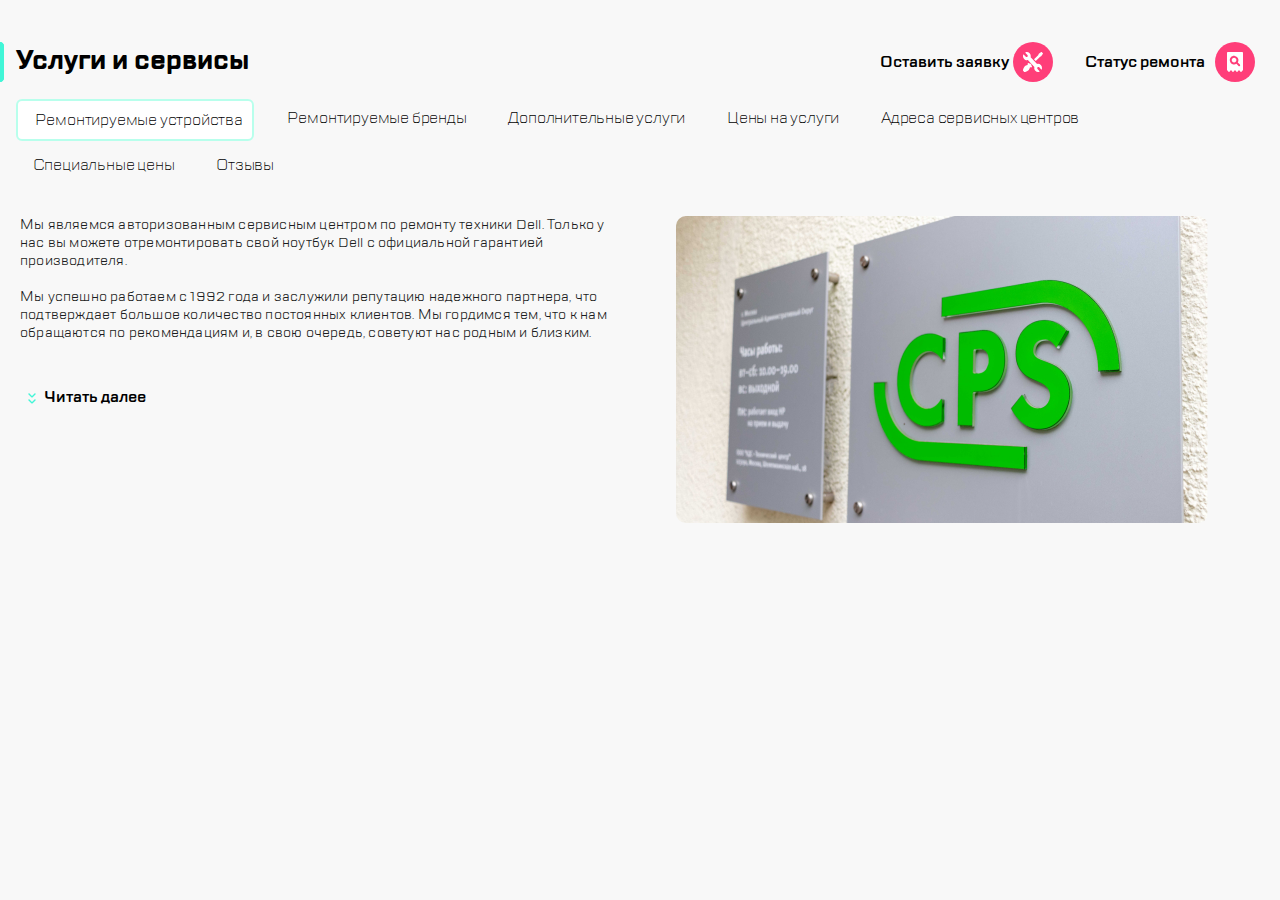
<file: index.html>
<!DOCTYPE html>
<html lang="ru">
<head>
    <meta charset="UTF-8">
    <meta name="viewport" content="width=device-width, initial-scale=1.0">
    <link rel="stylesheet" href="./style.css">
    <title>CPS</title>
</head>
<body>
    <header class="upper-menu">
            <button class="upper-menu__burger"></button>  
            <a class="upper-menu__logo"><img src="./assets/Group.svg" alt="Лого"></a>
            <span class="upper-menu__divider upper-menu__divider--first"></span>
            <button class="upper-menu__call"></button>
            <button class="upper-menu__chat"></button>
            <button class="upper-menu__profile"></button>
            <span class="upper-menu__divider upper-menu__divider--second"></span>
            <button class="upper-menu__repair"></button>
            <button class="upper-menu__checkstatus"></button>
    </header>
    <main>
        <div class="top-panel">
            <div class="title">
                <h1 class="title__text">Услуги и сервисы</h1>
            </div>
            <div class="top-panel__buttons">
                <button class="top-panel__repair">Оставить заявку</button>
                <button class="top-panel__status">Статус ремонта</button>
            </div>
        </div>
        <nav class="navigation">
            <ul class="navigation__list">
                <li class="navigation__item navigation__item--active"><a>Ремонтируемые устройства</a></li>
                <li class="navigation__item navigation__item"><a>Ремонтируемые бренды</a></li>
                <li class="navigation__item navigation__item"><a>Дополнительные услуги</a></li>
                <li class="navigation__item navigation__item"><a>Цены на услуги</a></li>
                <li class="navigation__item navigation__item"><a>Адреса сервисных центров</a></li>
                <li class="navigation__item navigation__item"><a>Специальные цены</a></li>
                <li class="navigation__item navigation__item"><a>Отзывы</a></li>
            </ul>
        </nav>
        <div class="desription">
            <div class="description__info">
                <div class="info">
                    <p class="info__text">Мы являемся авторизованным сервисным центром по ремонту техники Dell. Только у нас вы можете отремонтировать свой ноутбук Dell с официальной гарантией производителя.<br><br>

Мы успешно работаем с 1992 года и заслужили репутацию надежного партнера, что подтверждает большое количество постоянных клиентов. Мы гордимся тем, что к нам обращаются по рекомендациям и, в свою очередь, советуют нас родным и близким.
                    </p>
                </div>
                <div class="more">
                    <button class="more__button">
                    Читать далее
                    </button>
                </div>
            </div>
            <img class="tablet__photo" src="./assets/img-cps.png" alt="Табличка">
        </div>
    </main>
    <footer></footer>
</body>
</html>
</file>
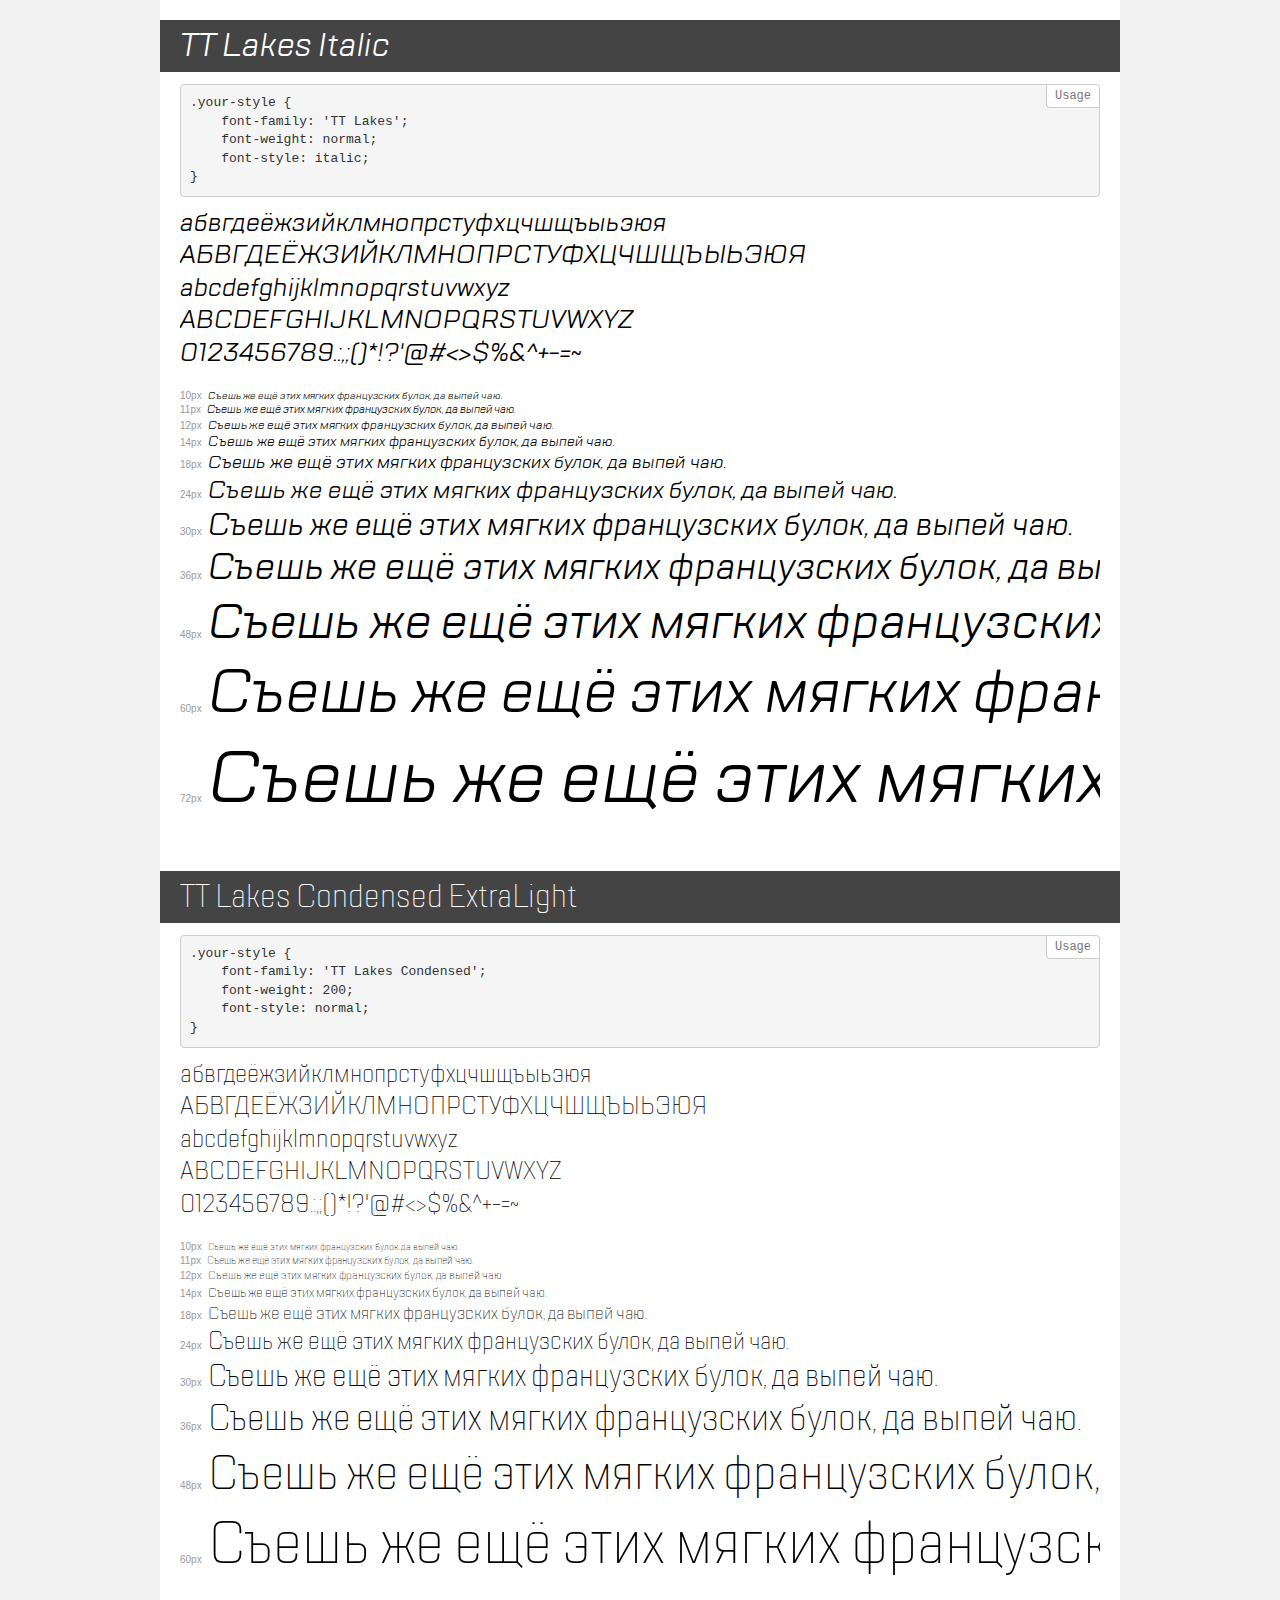
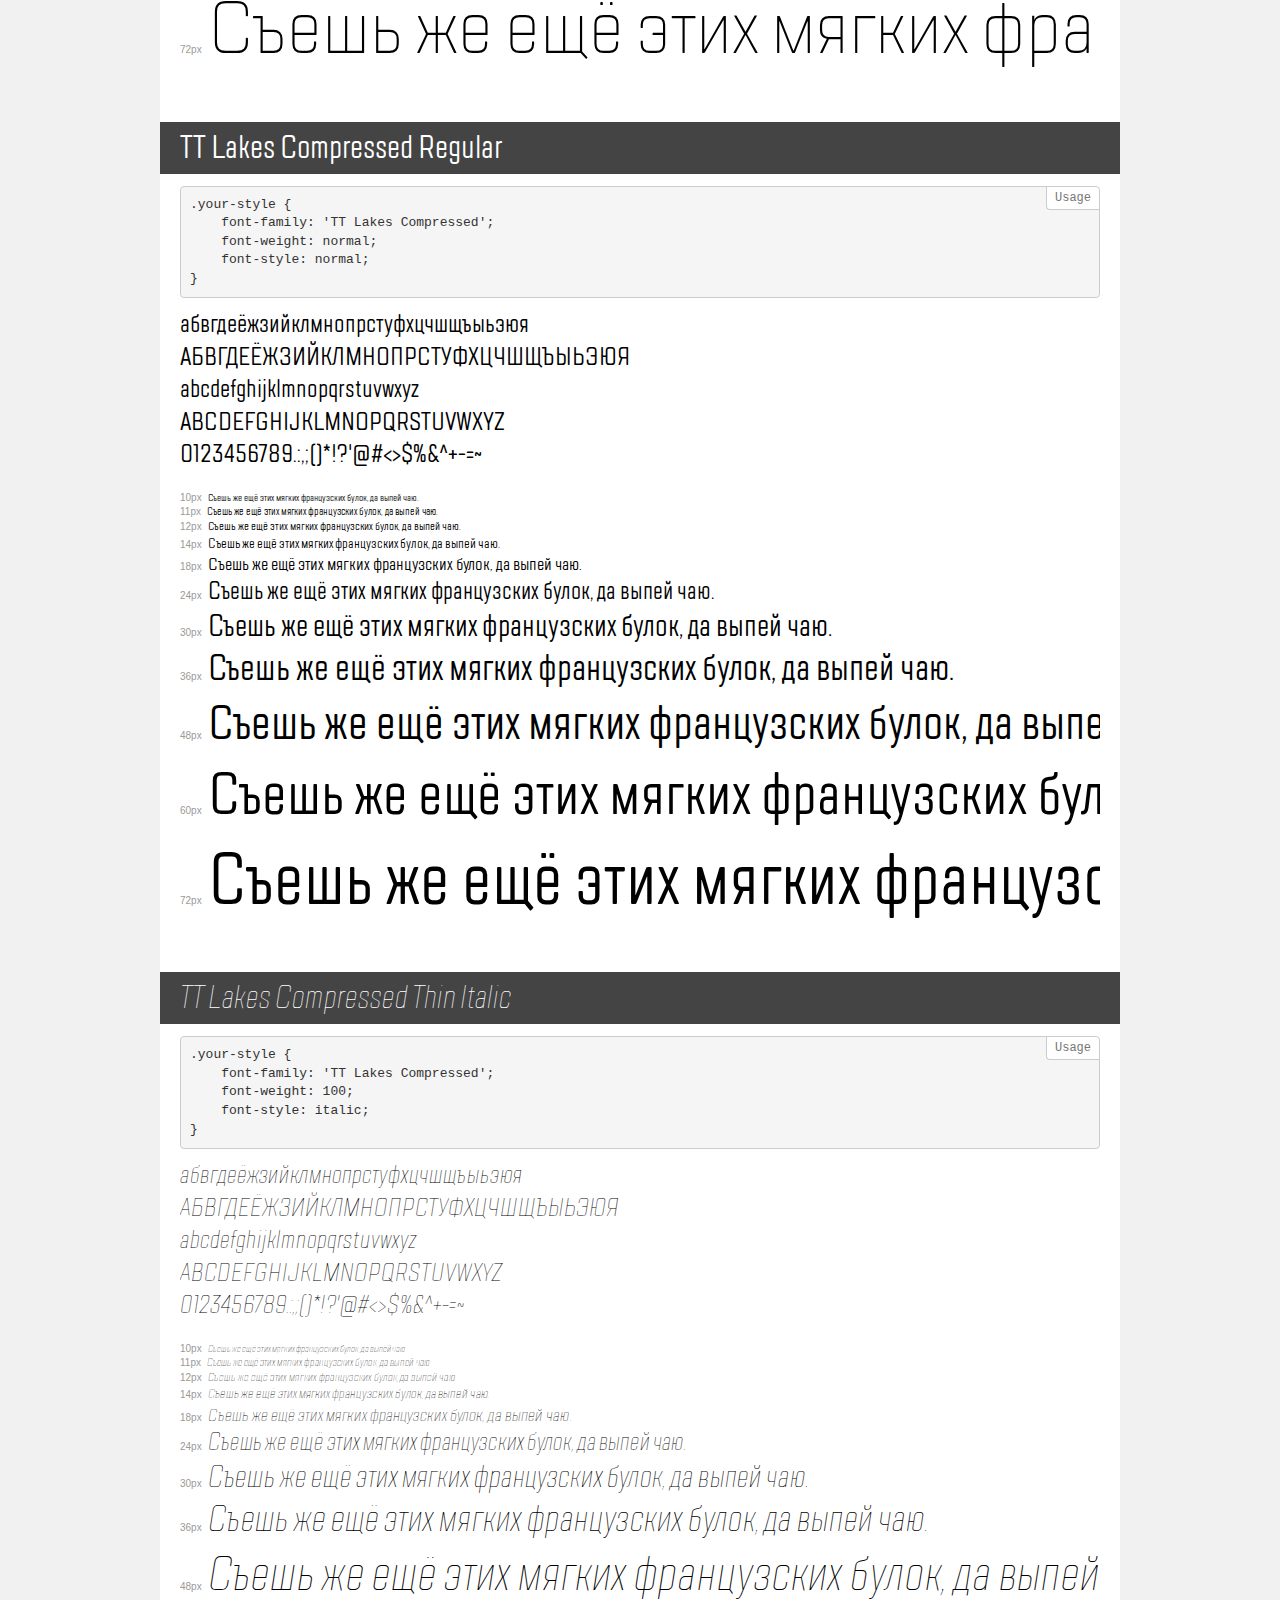
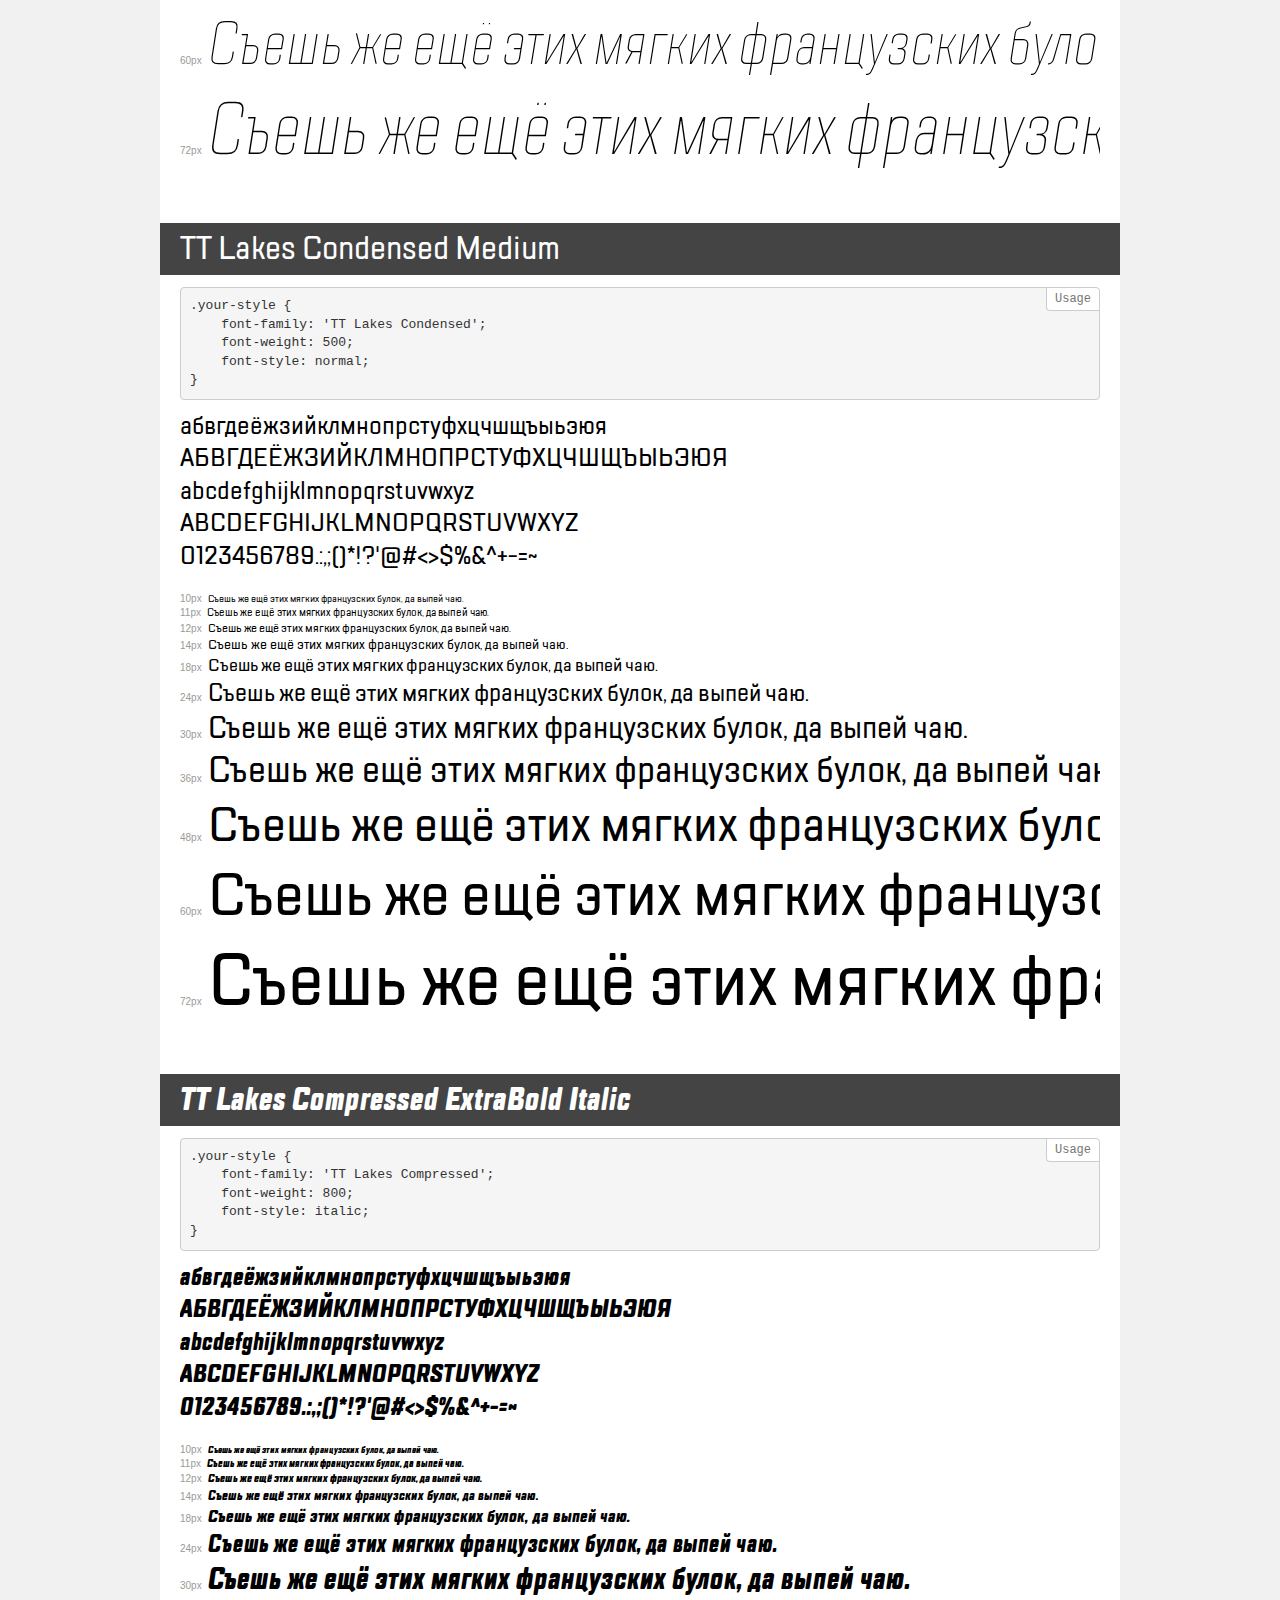
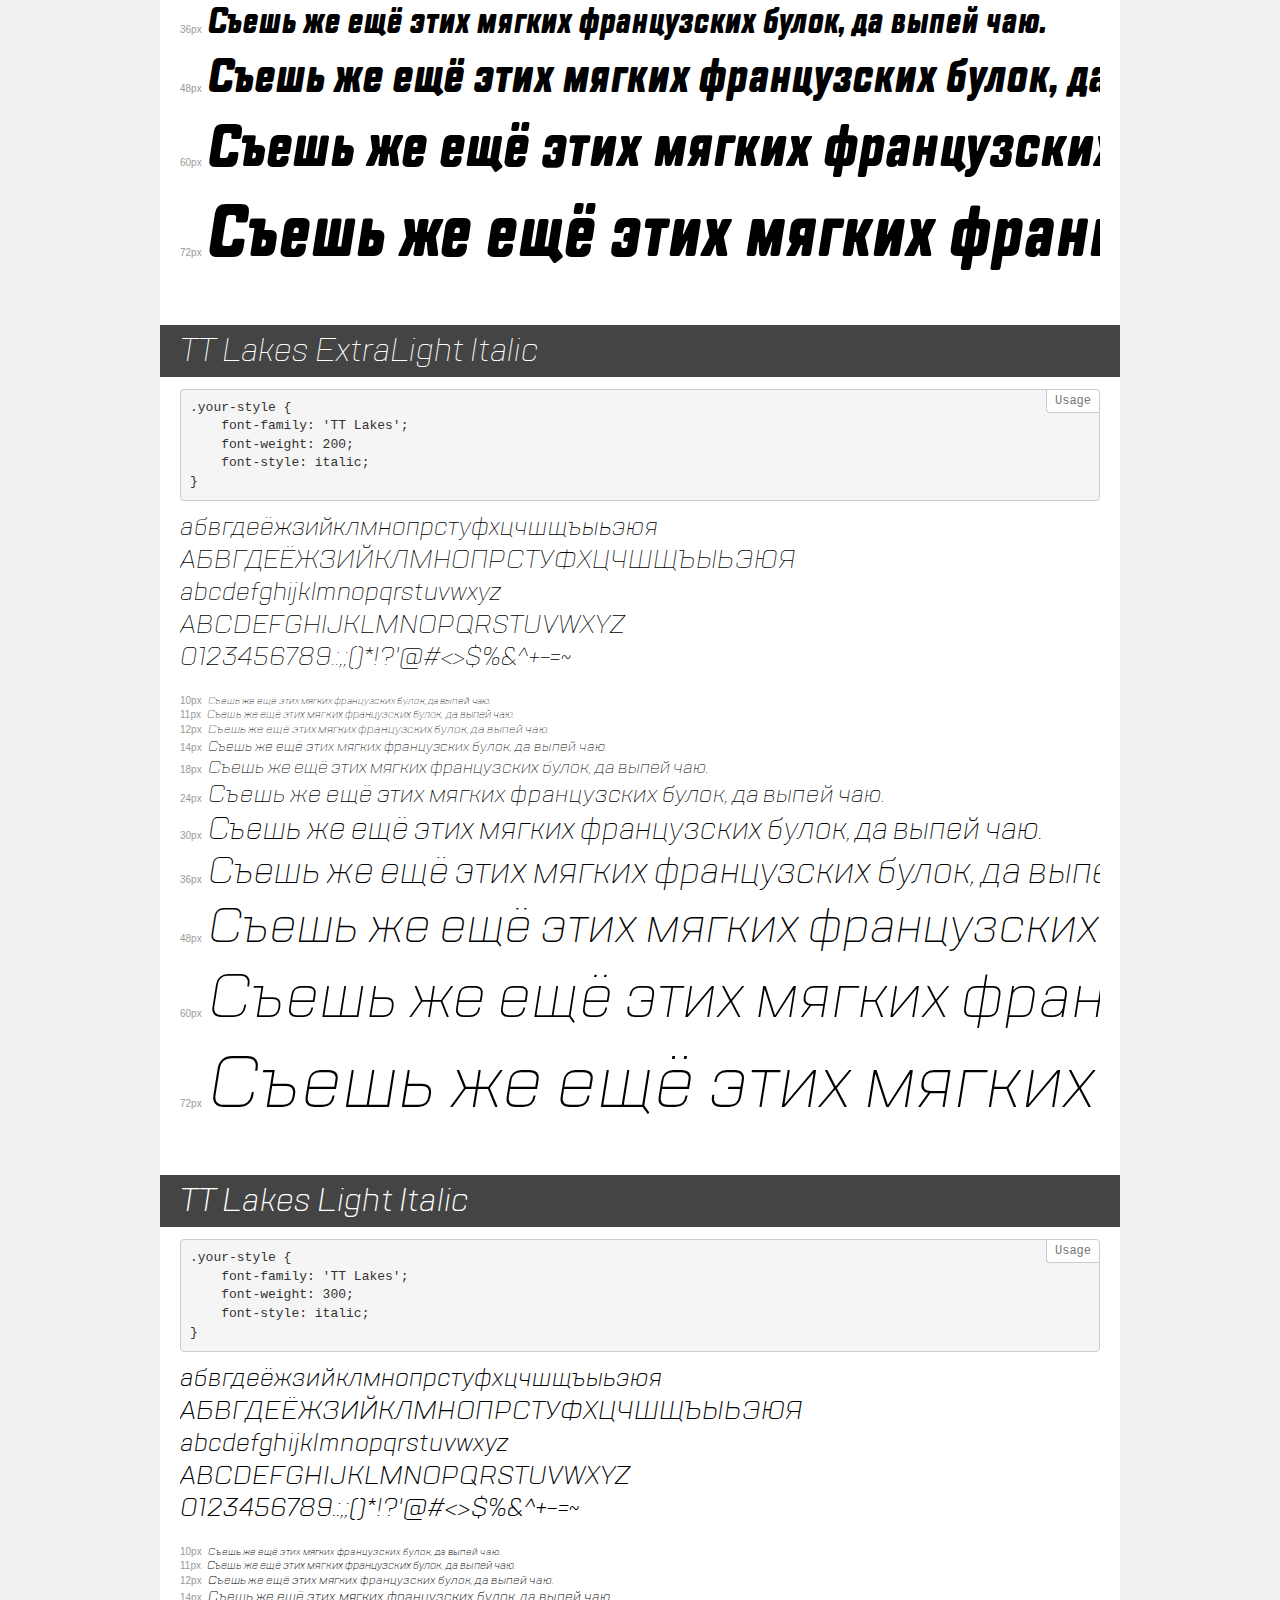
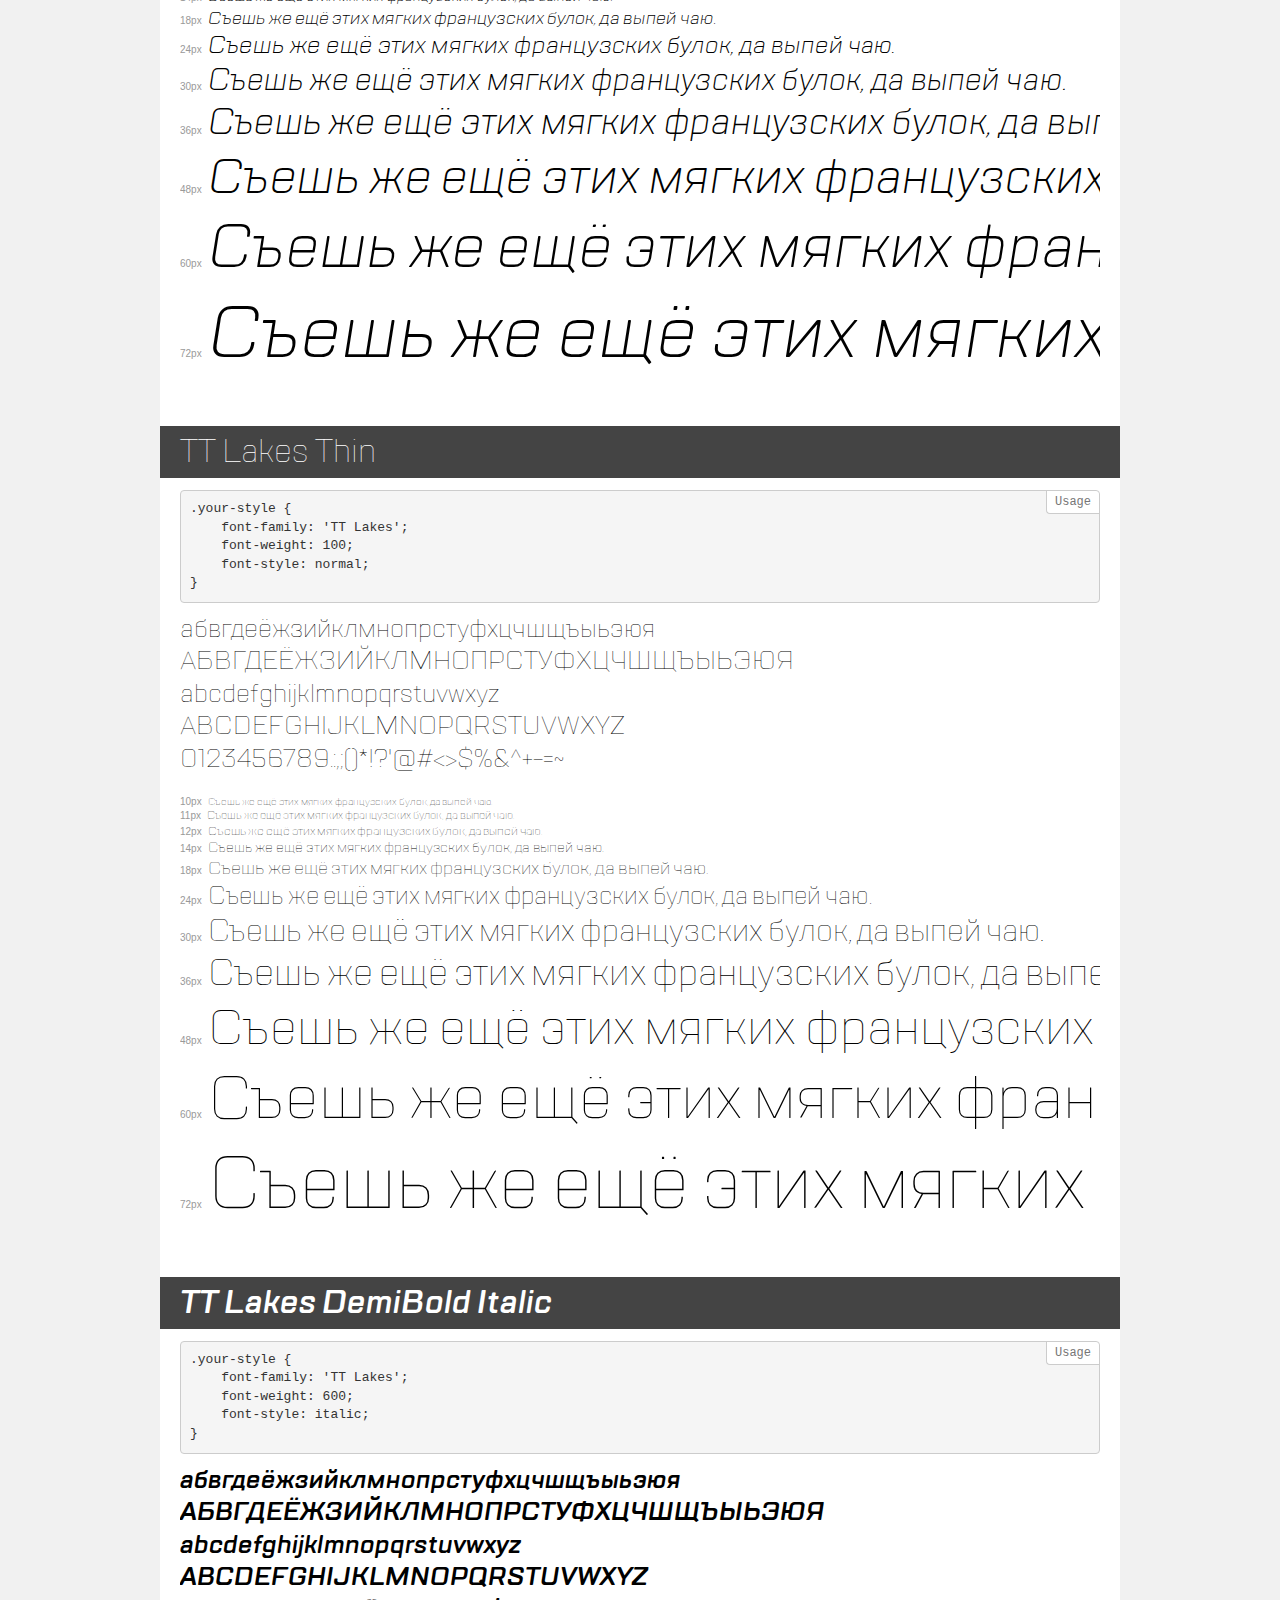
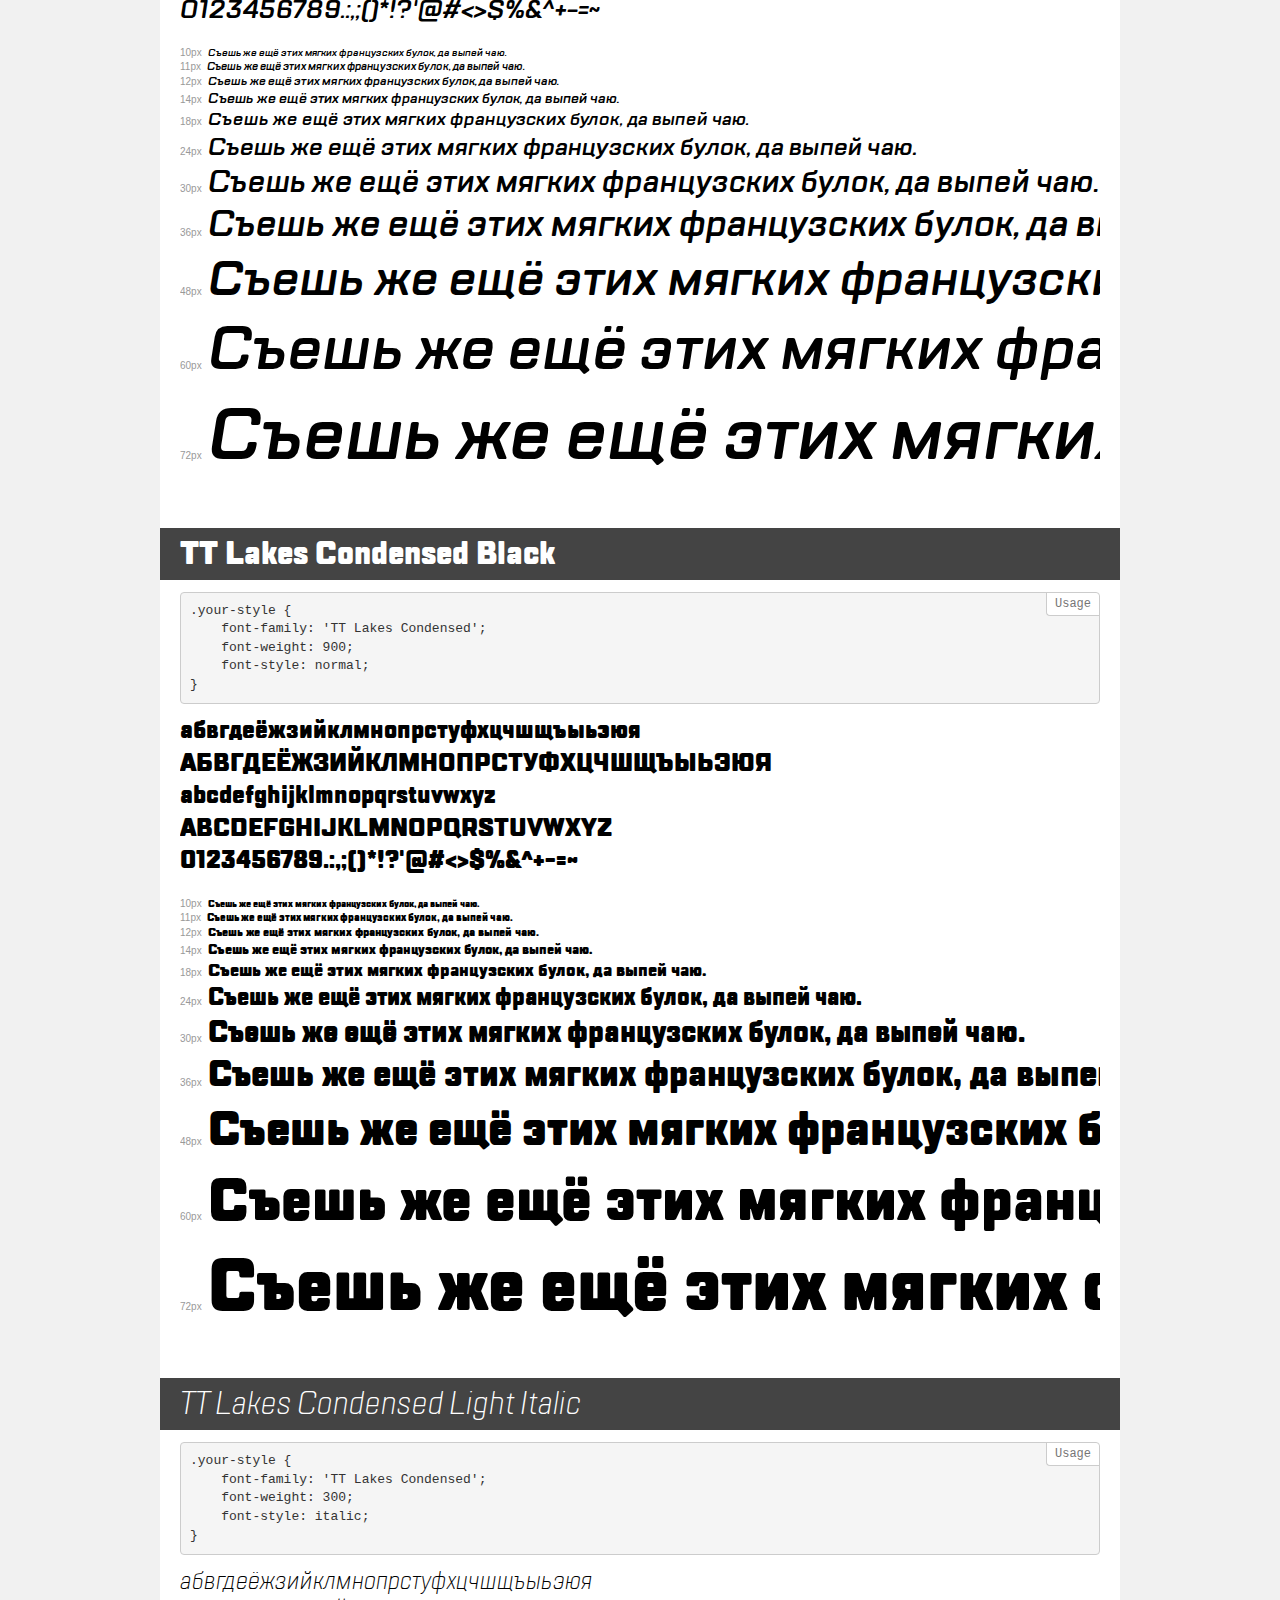
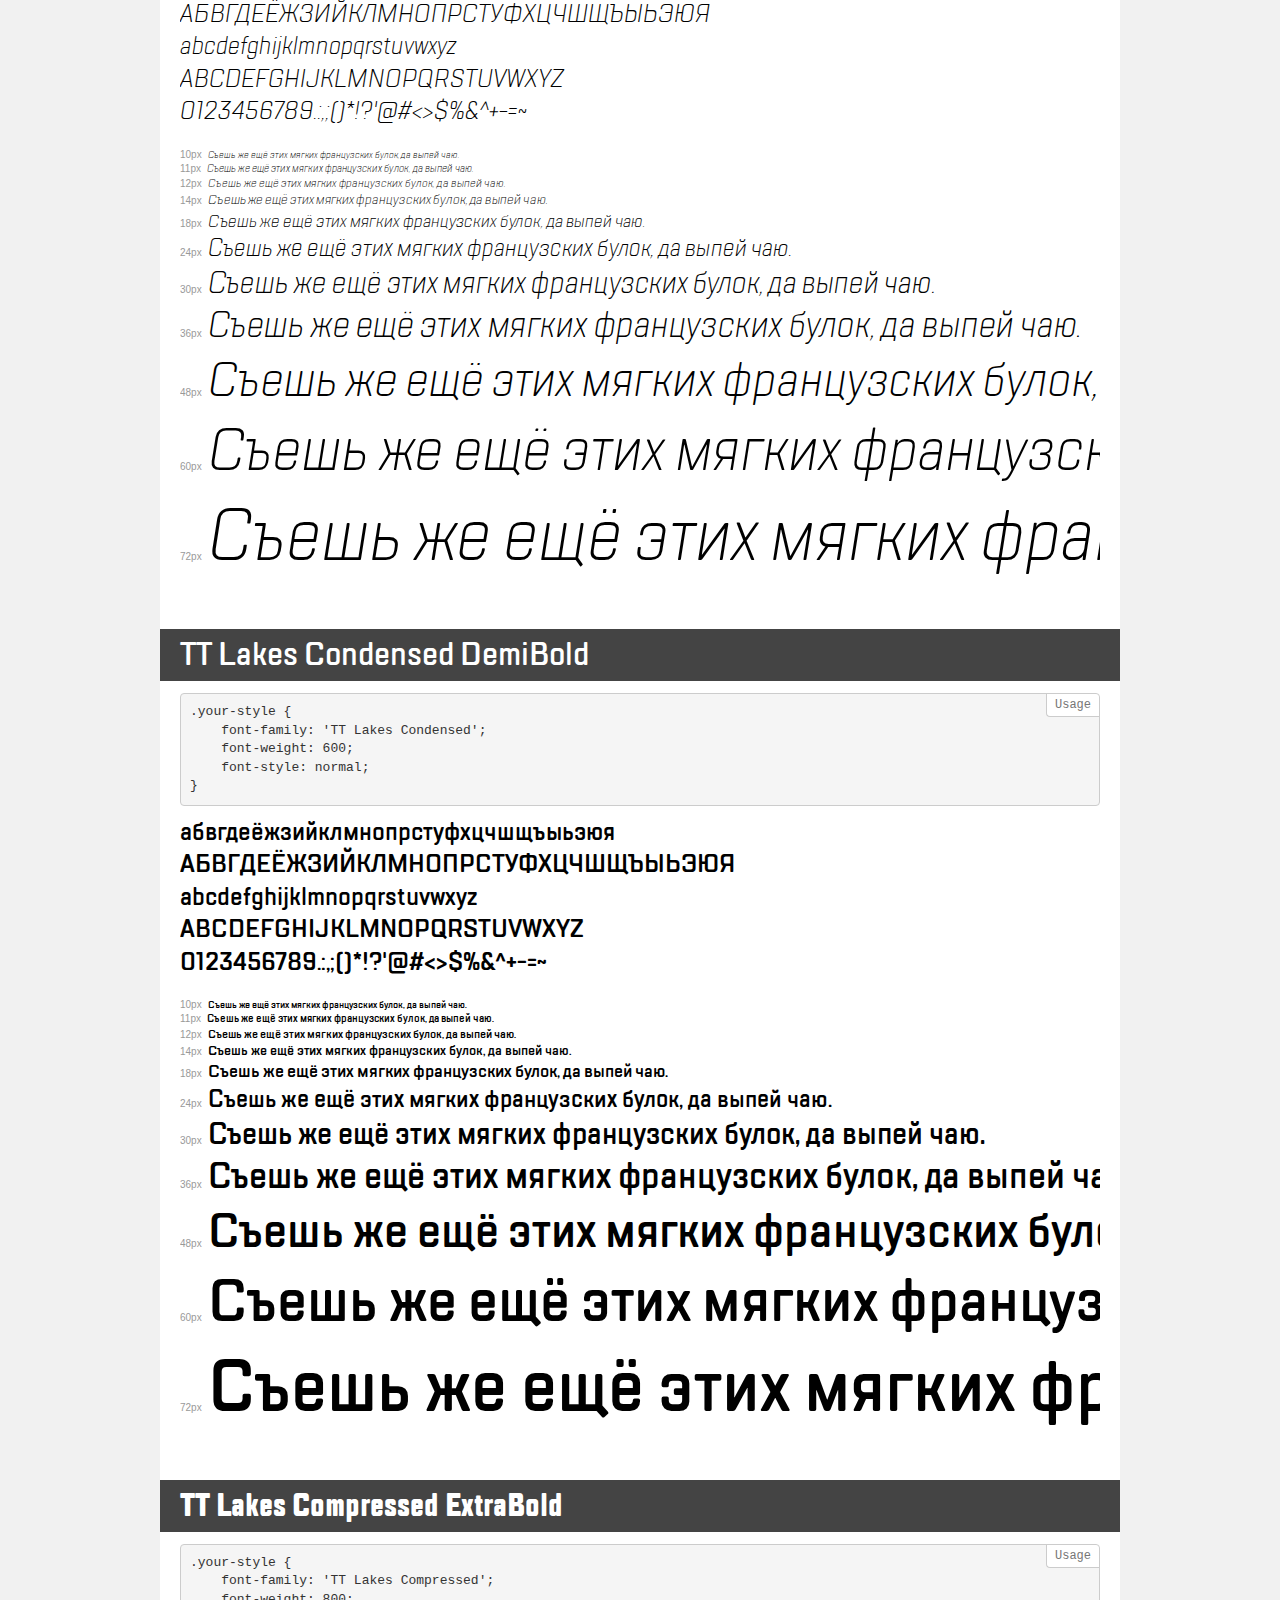
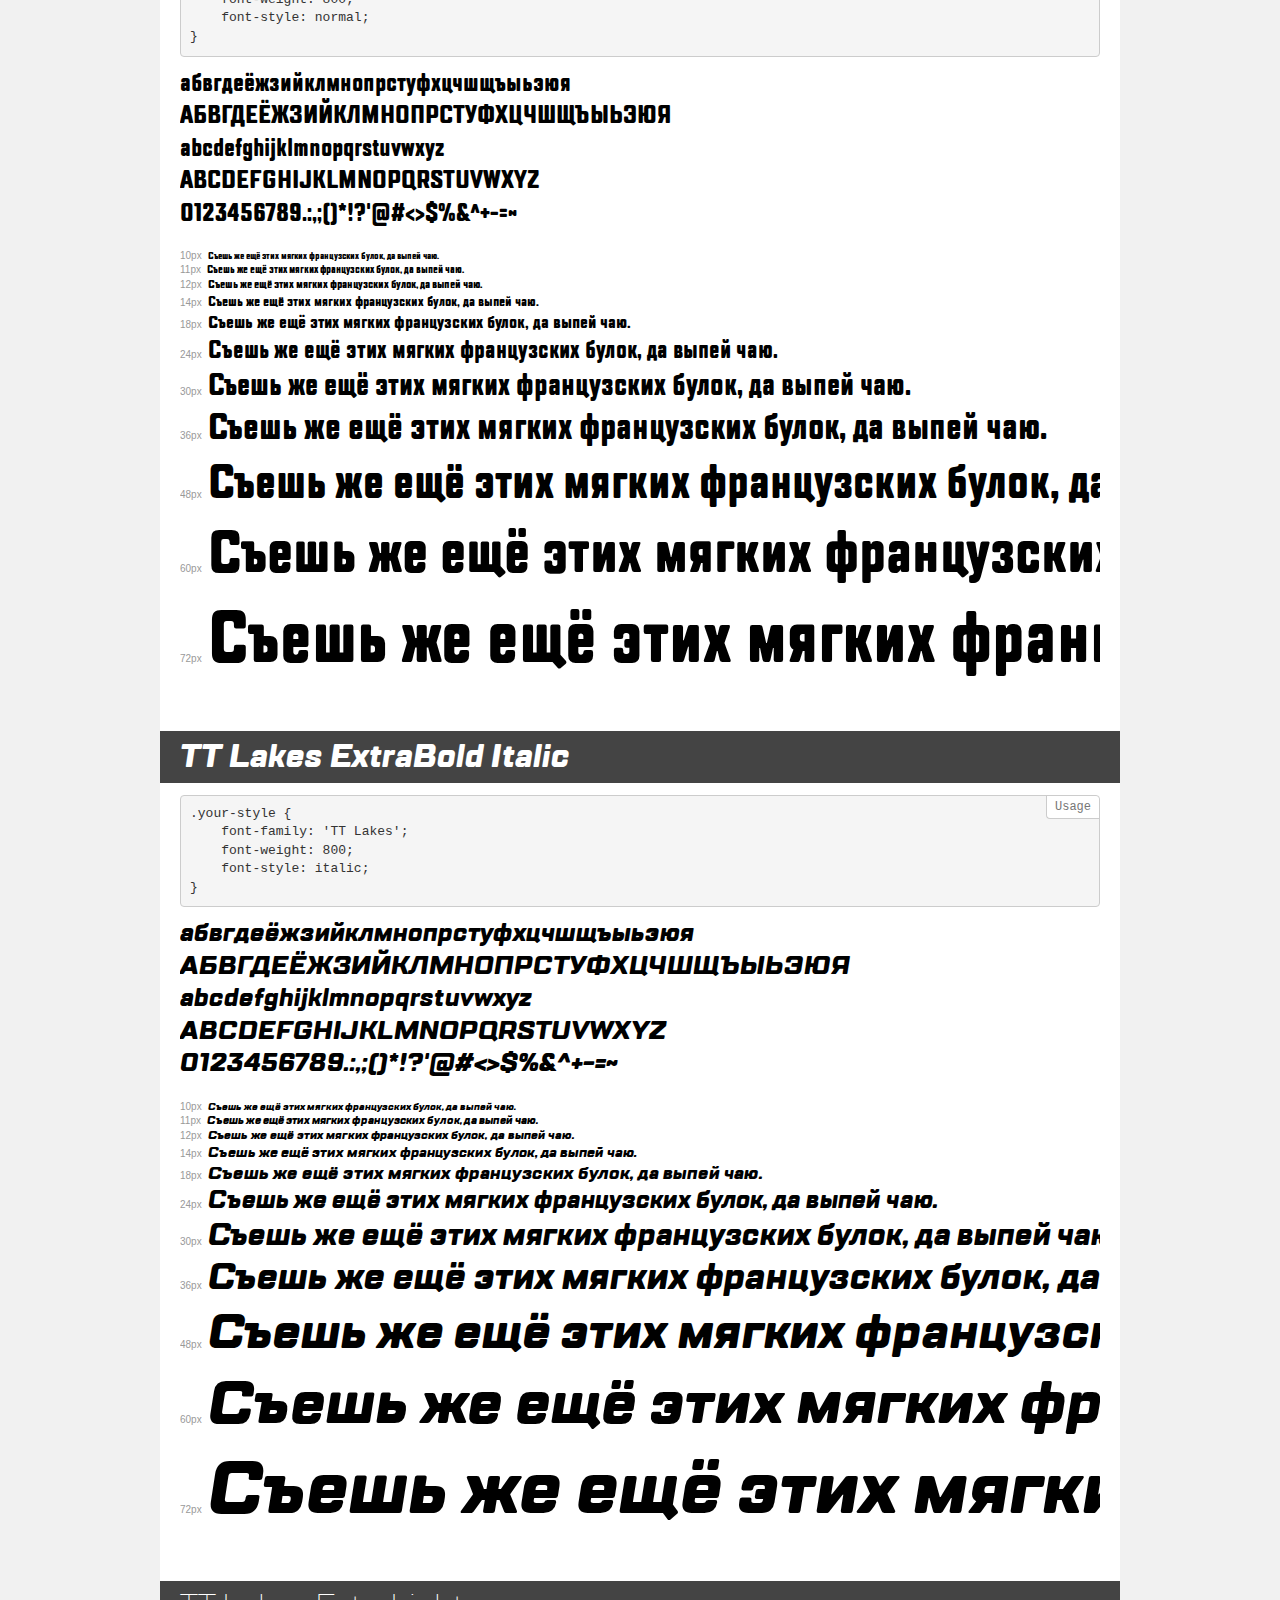
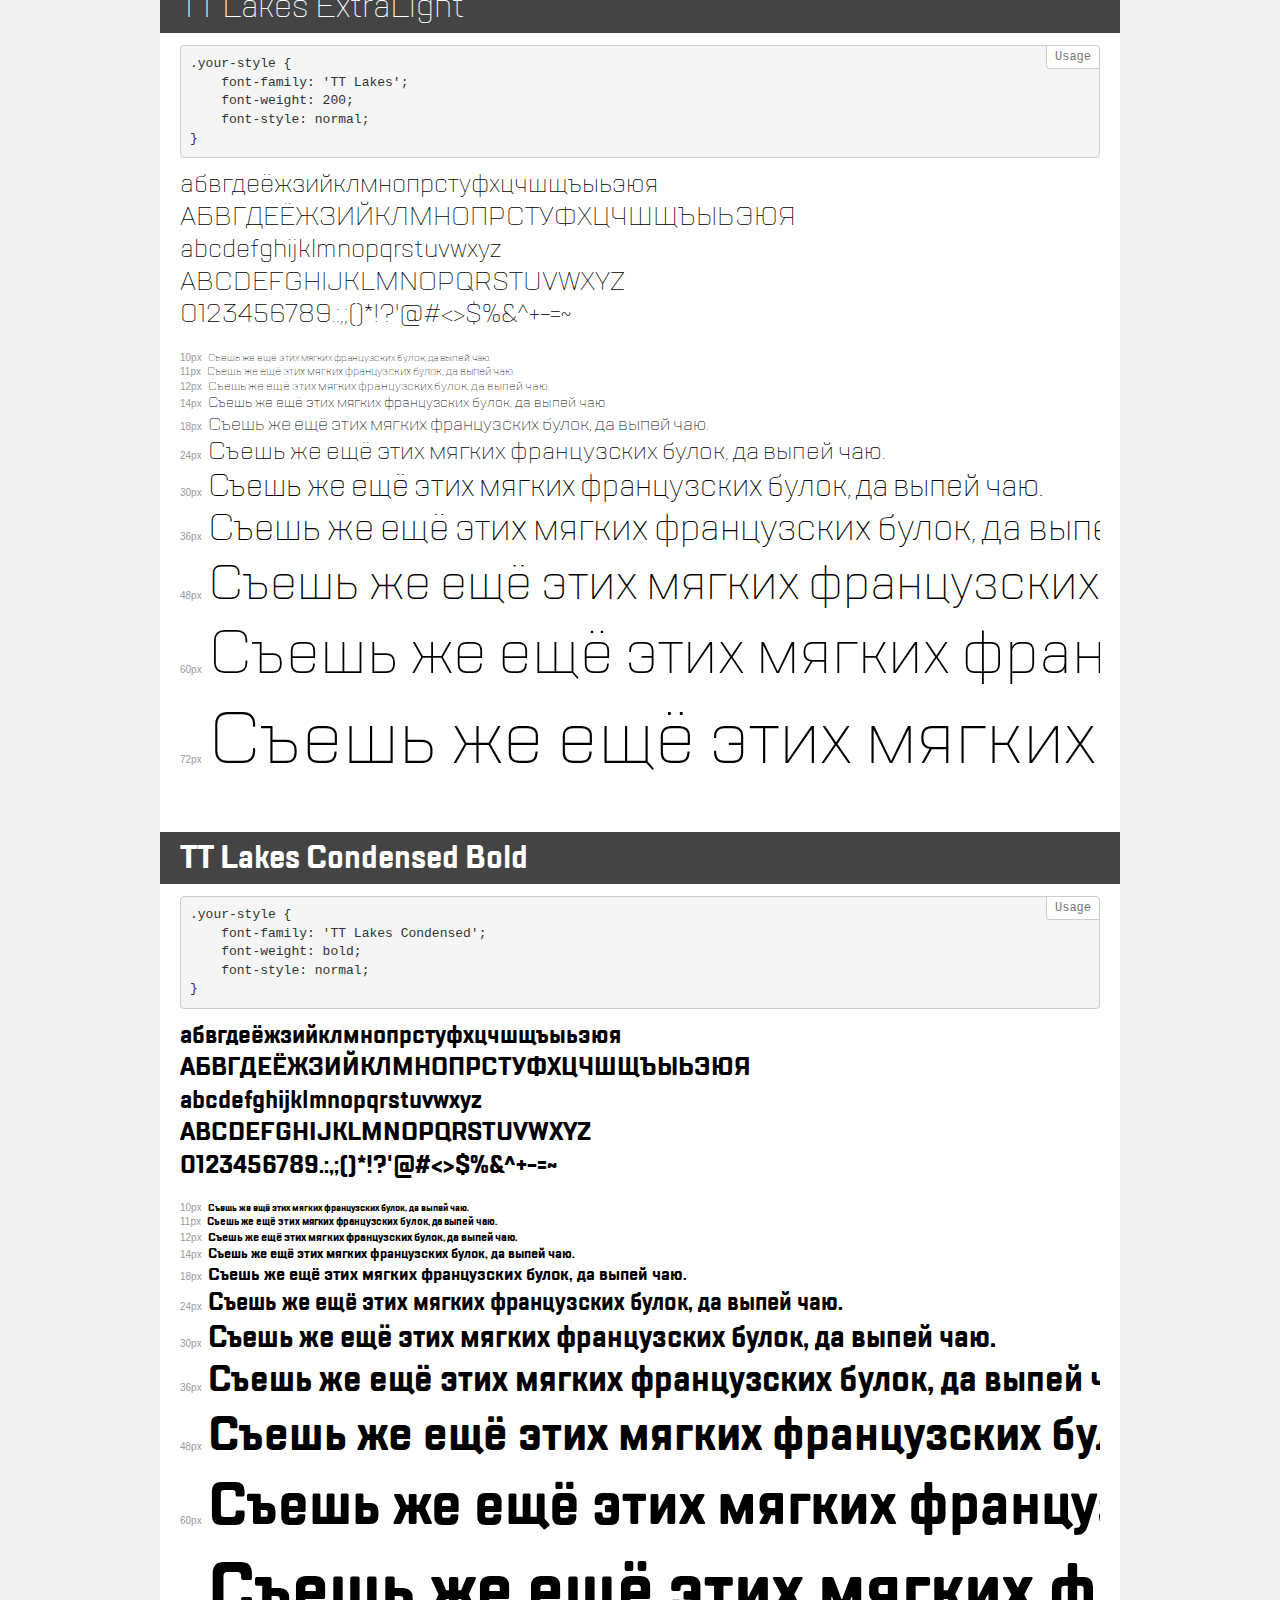
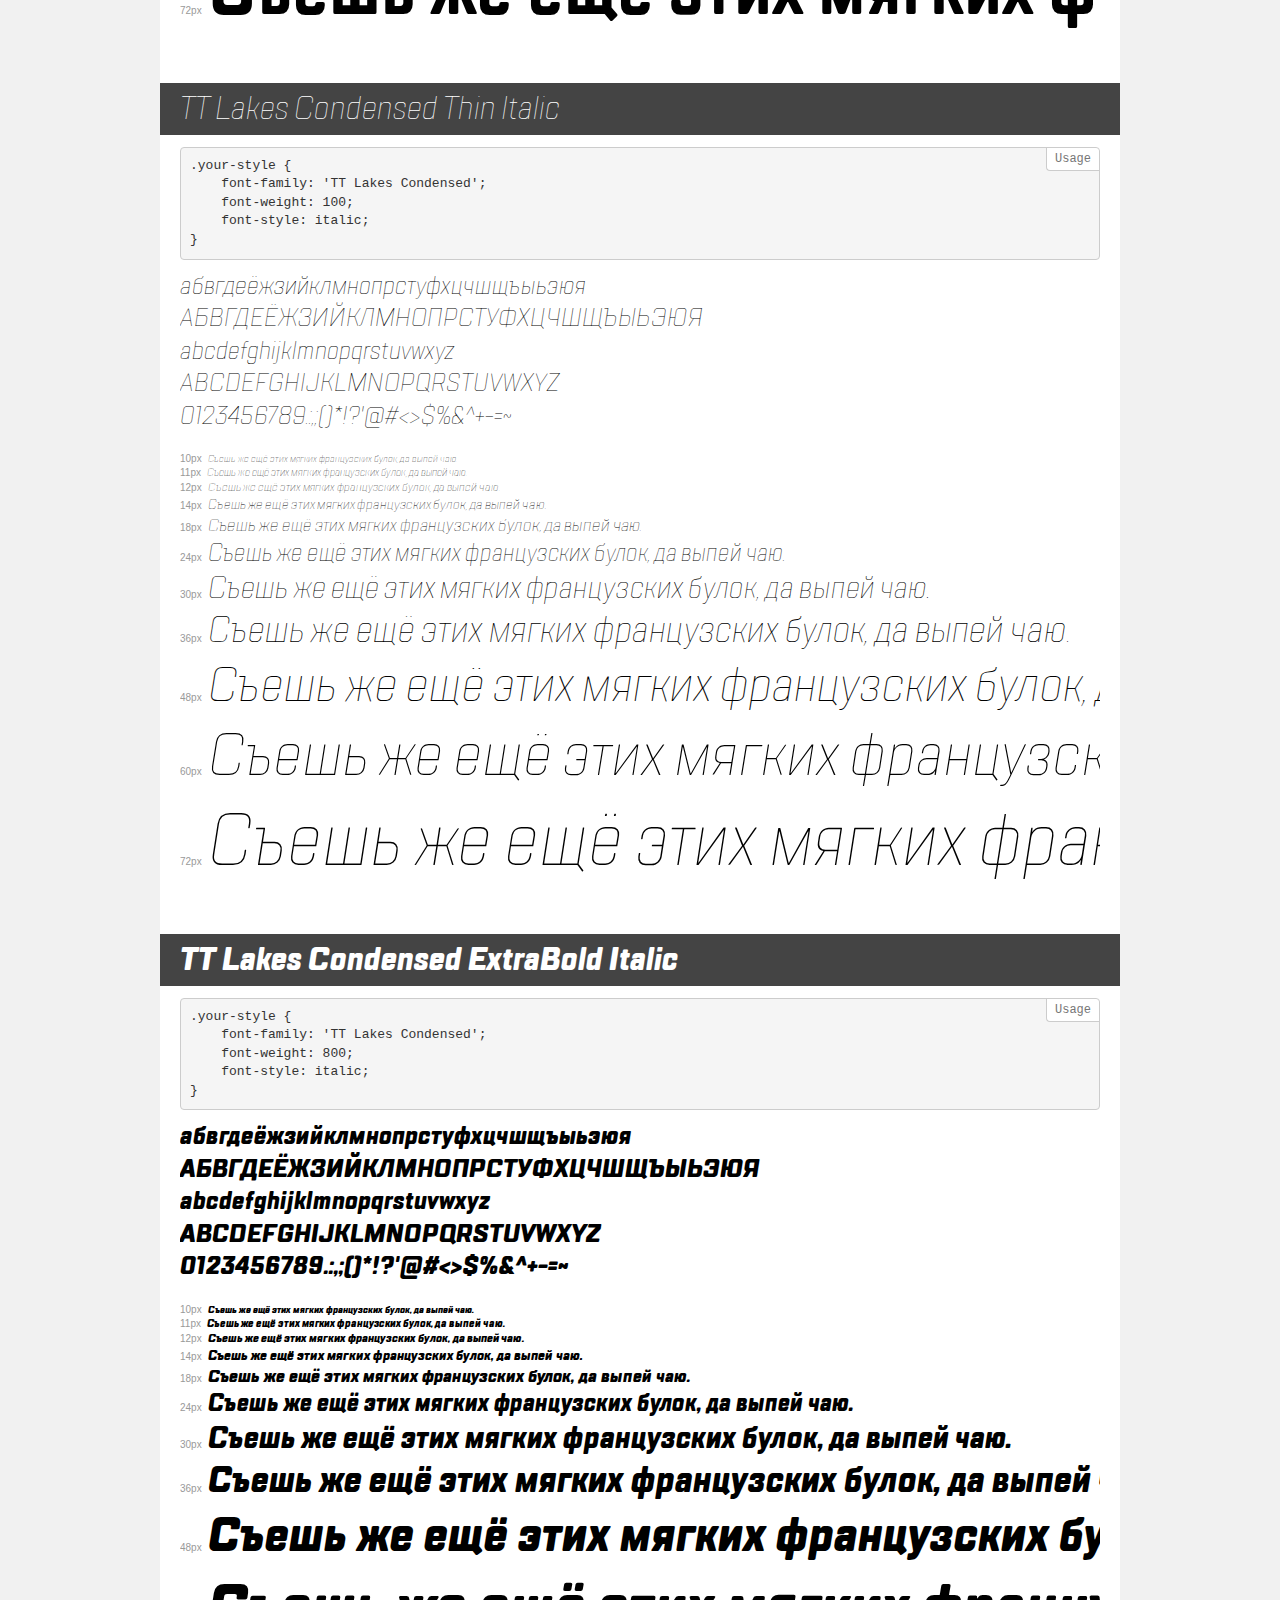
<file: TTLakes/demo.html>
<!DOCTYPE html>
<html>
<head>
    <meta charset="utf-8">
    <meta http-equiv="X-UA-Compatible" content="IE=edge">
    <meta name="viewport" content="width=device-width, initial-scale=1">
    <meta name="robots" content="noindex, noarchive">
    <meta name="format-detection" content="telephone=no">
    <title>Transfonter demo</title>
    <link href="stylesheet.css" rel="stylesheet">
    <style>
        /*
        http://meyerweb.com/eric/tools/css/reset/
        v2.0 | 20110126
        License: none (public domain)
        */
        html, body, div, span, applet, object, iframe,
        h1, h2, h3, h4, h5, h6, p, blockquote, pre,
        a, abbr, acronym, address, big, cite, code,
        del, dfn, em, img, ins, kbd, q, s, samp,
        small, strike, strong, sub, sup, tt, var,
        b, u, i, center,
        dl, dt, dd, ol, ul, li,
        fieldset, form, label, legend,
        table, caption, tbody, tfoot, thead, tr, th, td,
        article, aside, canvas, details, embed,
        figure, figcaption, footer, header, hgroup,
        menu, nav, output, ruby, section, summary,
        time, mark, audio, video {
            margin: 0;
            padding: 0;
            border: 0;
            font-size: 100%;
            font: inherit;
            vertical-align: baseline;
        }
        /* HTML5 display-role reset for older browsers */
        article, aside, details, figcaption, figure,
        footer, header, hgroup, menu, nav, section {
            display: block;
        }
        body {
            line-height: 1;
        }
        ol, ul {
            list-style: none;
        }
        blockquote, q {
            quotes: none;
        }
        blockquote:before, blockquote:after,
        q:before, q:after {
            content: '';
            content: none;
        }
        table {
            border-collapse: collapse;
            border-spacing: 0;
        }
        /* common styles */
        body {
            background: #f1f1f1;
            color: #000;
        }
        .page {
            background: #fff;
            width: 920px;
            margin: 0 auto;
            padding: 20px 20px 0 20px;
            overflow: hidden;
        }
        .font-container {
            overflow-x: auto;
            overflow-y: hidden;
            margin-bottom: 40px;
            line-height: 1.3;
            white-space: nowrap;
            padding-bottom: 5px;
        }
        h1 {
            position: relative;
            background: #444;
            font-size: 32px;
            color: #fff;
            padding: 10px 20px;
            margin: 0 -20px 12px -20px;
        }
        .letters {
            font-size: 25px;
            margin-bottom: 20px;
        }
        .s10:before {
            content: '10px';
        }
        .s11:before {
            content: '11px';
        }
        .s12:before {
            content: '12px';
        }
        .s14:before {
            content: '14px';
        }
        .s18:before {
            content: '18px';
        }
        .s24:before {
            content: '24px';
        }
        .s30:before {
            content: '30px';
        }
        .s36:before {
            content: '36px';
        }
        .s48:before {
            content: '48px';
        }
        .s60:before {
            content: '60px';
        }
        .s72:before {
            content: '72px';
        }
        .s10:before, .s11:before, .s12:before, .s14:before,
        .s18:before, .s24:before, .s30:before, .s36:before,
        .s48:before, .s60:before, .s72:before {
            font-family: Arial, sans-serif;
            font-size: 10px;
            font-weight: normal;
            font-style: normal;
            color: #999;
            padding-right: 6px;
        }
        pre {
            display: block;
            position: relative;
            padding: 9px;
            margin: 0 0 10px;
            font-family: Monaco, Menlo, Consolas, "Courier New", monospace !important;
            font-size: 13px;
            line-height: 1.428571429;
            color: #333;
            font-weight: normal !important;
            font-style: normal !important;
            background-color: #f5f5f5;
            border: 1px solid #ccc;
            overflow-x: auto;
            border-radius: 4px;
        }
        pre:after {
            display: block;
            position: absolute;
            right: 0;
            top: 0;
            content: 'Usage';
            line-height: 1;
            padding: 5px 8px;
            font-size: 12px;
            color: #767676;
            background-color: #fff;
            border: 1px solid #ccc;
            border-right: none;
            border-top: none;
            border-radius: 0 4px 0 4px;
            z-index: 10;
        }
        /* responsive */
        @media (max-width: 959px) {
            .page {
                width: auto;
                margin: 0;
            }
        }
    </style>
</head>
<body>
<div class="page">
    <div class="demo" style="font-family: 'TT Lakes'; font-weight: normal; font-style: italic;">
        <h1>TT Lakes Italic</h1>
        <pre>.your-style {
    font-family: 'TT Lakes';
    font-weight: normal;
    font-style: italic;
}</pre>
        <div class="font-container">
            <p class="letters">
                абвгдеёжзийклмнопрстуфхцчшщъыьэюя<br>
АБВГДЕЁЖЗИЙКЛМНОПРСТУФХЦЧШЩЪЫЬЭЮЯ<br>
abcdefghijklmnopqrstuvwxyz<br>
ABCDEFGHIJKLMNOPQRSTUVWXYZ<br>
                0123456789.:,;()*!?'@#<>$%&^+-=~
            </p>
            <p class="s10" style="font-size: 10px;">Съешь же ещё этих мягких французских булок, да выпей чаю.</p>
            <p class="s11" style="font-size: 11px;">Съешь же ещё этих мягких французских булок, да выпей чаю.</p>
            <p class="s12" style="font-size: 12px;">Съешь же ещё этих мягких французских булок, да выпей чаю.</p>
            <p class="s14" style="font-size: 14px;">Съешь же ещё этих мягких французских булок, да выпей чаю.</p>
            <p class="s18" style="font-size: 18px;">Съешь же ещё этих мягких французских булок, да выпей чаю.</p>
            <p class="s24" style="font-size: 24px;">Съешь же ещё этих мягких французских булок, да выпей чаю.</p>
            <p class="s30" style="font-size: 30px;">Съешь же ещё этих мягких французских булок, да выпей чаю.</p>
            <p class="s36" style="font-size: 36px;">Съешь же ещё этих мягких французских булок, да выпей чаю.</p>
            <p class="s48" style="font-size: 48px;">Съешь же ещё этих мягких французских булок, да выпей чаю.</p>
            <p class="s60" style="font-size: 60px;">Съешь же ещё этих мягких французских булок, да выпей чаю.</p>
            <p class="s72" style="font-size: 72px;">Съешь же ещё этих мягких французских булок, да выпей чаю.</p>
        </div>
    </div>
    <div class="demo" style="font-family: 'TT Lakes Condensed'; font-weight: 200; font-style: normal;">
        <h1>TT Lakes Condensed ExtraLight</h1>
        <pre>.your-style {
    font-family: 'TT Lakes Condensed';
    font-weight: 200;
    font-style: normal;
}</pre>
        <div class="font-container">
            <p class="letters">
                абвгдеёжзийклмнопрстуфхцчшщъыьэюя<br>
АБВГДЕЁЖЗИЙКЛМНОПРСТУФХЦЧШЩЪЫЬЭЮЯ<br>
abcdefghijklmnopqrstuvwxyz<br>
ABCDEFGHIJKLMNOPQRSTUVWXYZ<br>
                0123456789.:,;()*!?'@#<>$%&^+-=~
            </p>
            <p class="s10" style="font-size: 10px;">Съешь же ещё этих мягких французских булок, да выпей чаю.</p>
            <p class="s11" style="font-size: 11px;">Съешь же ещё этих мягких французских булок, да выпей чаю.</p>
            <p class="s12" style="font-size: 12px;">Съешь же ещё этих мягких французских булок, да выпей чаю.</p>
            <p class="s14" style="font-size: 14px;">Съешь же ещё этих мягких французских булок, да выпей чаю.</p>
            <p class="s18" style="font-size: 18px;">Съешь же ещё этих мягких французских булок, да выпей чаю.</p>
            <p class="s24" style="font-size: 24px;">Съешь же ещё этих мягких французских булок, да выпей чаю.</p>
            <p class="s30" style="font-size: 30px;">Съешь же ещё этих мягких французских булок, да выпей чаю.</p>
            <p class="s36" style="font-size: 36px;">Съешь же ещё этих мягких французских булок, да выпей чаю.</p>
            <p class="s48" style="font-size: 48px;">Съешь же ещё этих мягких французских булок, да выпей чаю.</p>
            <p class="s60" style="font-size: 60px;">Съешь же ещё этих мягких французских булок, да выпей чаю.</p>
            <p class="s72" style="font-size: 72px;">Съешь же ещё этих мягких французских булок, да выпей чаю.</p>
        </div>
    </div>
    <div class="demo" style="font-family: 'TT Lakes Compressed'; font-weight: normal; font-style: normal;">
        <h1>TT Lakes Compressed Regular</h1>
        <pre>.your-style {
    font-family: 'TT Lakes Compressed';
    font-weight: normal;
    font-style: normal;
}</pre>
        <div class="font-container">
            <p class="letters">
                абвгдеёжзийклмнопрстуфхцчшщъыьэюя<br>
АБВГДЕЁЖЗИЙКЛМНОПРСТУФХЦЧШЩЪЫЬЭЮЯ<br>
abcdefghijklmnopqrstuvwxyz<br>
ABCDEFGHIJKLMNOPQRSTUVWXYZ<br>
                0123456789.:,;()*!?'@#<>$%&^+-=~
            </p>
            <p class="s10" style="font-size: 10px;">Съешь же ещё этих мягких французских булок, да выпей чаю.</p>
            <p class="s11" style="font-size: 11px;">Съешь же ещё этих мягких французских булок, да выпей чаю.</p>
            <p class="s12" style="font-size: 12px;">Съешь же ещё этих мягких французских булок, да выпей чаю.</p>
            <p class="s14" style="font-size: 14px;">Съешь же ещё этих мягких французских булок, да выпей чаю.</p>
            <p class="s18" style="font-size: 18px;">Съешь же ещё этих мягких французских булок, да выпей чаю.</p>
            <p class="s24" style="font-size: 24px;">Съешь же ещё этих мягких французских булок, да выпей чаю.</p>
            <p class="s30" style="font-size: 30px;">Съешь же ещё этих мягких французских булок, да выпей чаю.</p>
            <p class="s36" style="font-size: 36px;">Съешь же ещё этих мягких французских булок, да выпей чаю.</p>
            <p class="s48" style="font-size: 48px;">Съешь же ещё этих мягких французских булок, да выпей чаю.</p>
            <p class="s60" style="font-size: 60px;">Съешь же ещё этих мягких французских булок, да выпей чаю.</p>
            <p class="s72" style="font-size: 72px;">Съешь же ещё этих мягких французских булок, да выпей чаю.</p>
        </div>
    </div>
    <div class="demo" style="font-family: 'TT Lakes Compressed'; font-weight: 100; font-style: italic;">
        <h1>TT Lakes Compressed Thin Italic</h1>
        <pre>.your-style {
    font-family: 'TT Lakes Compressed';
    font-weight: 100;
    font-style: italic;
}</pre>
        <div class="font-container">
            <p class="letters">
                абвгдеёжзийклмнопрстуфхцчшщъыьэюя<br>
АБВГДЕЁЖЗИЙКЛМНОПРСТУФХЦЧШЩЪЫЬЭЮЯ<br>
abcdefghijklmnopqrstuvwxyz<br>
ABCDEFGHIJKLMNOPQRSTUVWXYZ<br>
                0123456789.:,;()*!?'@#<>$%&^+-=~
            </p>
            <p class="s10" style="font-size: 10px;">Съешь же ещё этих мягких французских булок, да выпей чаю.</p>
            <p class="s11" style="font-size: 11px;">Съешь же ещё этих мягких французских булок, да выпей чаю.</p>
            <p class="s12" style="font-size: 12px;">Съешь же ещё этих мягких французских булок, да выпей чаю.</p>
            <p class="s14" style="font-size: 14px;">Съешь же ещё этих мягких французских булок, да выпей чаю.</p>
            <p class="s18" style="font-size: 18px;">Съешь же ещё этих мягких французских булок, да выпей чаю.</p>
            <p class="s24" style="font-size: 24px;">Съешь же ещё этих мягких французских булок, да выпей чаю.</p>
            <p class="s30" style="font-size: 30px;">Съешь же ещё этих мягких французских булок, да выпей чаю.</p>
            <p class="s36" style="font-size: 36px;">Съешь же ещё этих мягких французских булок, да выпей чаю.</p>
            <p class="s48" style="font-size: 48px;">Съешь же ещё этих мягких французских булок, да выпей чаю.</p>
            <p class="s60" style="font-size: 60px;">Съешь же ещё этих мягких французских булок, да выпей чаю.</p>
            <p class="s72" style="font-size: 72px;">Съешь же ещё этих мягких французских булок, да выпей чаю.</p>
        </div>
    </div>
    <div class="demo" style="font-family: 'TT Lakes Condensed'; font-weight: 500; font-style: normal;">
        <h1>TT Lakes Condensed Medium</h1>
        <pre>.your-style {
    font-family: 'TT Lakes Condensed';
    font-weight: 500;
    font-style: normal;
}</pre>
        <div class="font-container">
            <p class="letters">
                абвгдеёжзийклмнопрстуфхцчшщъыьэюя<br>
АБВГДЕЁЖЗИЙКЛМНОПРСТУФХЦЧШЩЪЫЬЭЮЯ<br>
abcdefghijklmnopqrstuvwxyz<br>
ABCDEFGHIJKLMNOPQRSTUVWXYZ<br>
                0123456789.:,;()*!?'@#<>$%&^+-=~
            </p>
            <p class="s10" style="font-size: 10px;">Съешь же ещё этих мягких французских булок, да выпей чаю.</p>
            <p class="s11" style="font-size: 11px;">Съешь же ещё этих мягких французских булок, да выпей чаю.</p>
            <p class="s12" style="font-size: 12px;">Съешь же ещё этих мягких французских булок, да выпей чаю.</p>
            <p class="s14" style="font-size: 14px;">Съешь же ещё этих мягких французских булок, да выпей чаю.</p>
            <p class="s18" style="font-size: 18px;">Съешь же ещё этих мягких французских булок, да выпей чаю.</p>
            <p class="s24" style="font-size: 24px;">Съешь же ещё этих мягких французских булок, да выпей чаю.</p>
            <p class="s30" style="font-size: 30px;">Съешь же ещё этих мягких французских булок, да выпей чаю.</p>
            <p class="s36" style="font-size: 36px;">Съешь же ещё этих мягких французских булок, да выпей чаю.</p>
            <p class="s48" style="font-size: 48px;">Съешь же ещё этих мягких французских булок, да выпей чаю.</p>
            <p class="s60" style="font-size: 60px;">Съешь же ещё этих мягких французских булок, да выпей чаю.</p>
            <p class="s72" style="font-size: 72px;">Съешь же ещё этих мягких французских булок, да выпей чаю.</p>
        </div>
    </div>
    <div class="demo" style="font-family: 'TT Lakes Compressed'; font-weight: 800; font-style: italic;">
        <h1>TT Lakes Compressed ExtraBold Italic</h1>
        <pre>.your-style {
    font-family: 'TT Lakes Compressed';
    font-weight: 800;
    font-style: italic;
}</pre>
        <div class="font-container">
            <p class="letters">
                абвгдеёжзийклмнопрстуфхцчшщъыьэюя<br>
АБВГДЕЁЖЗИЙКЛМНОПРСТУФХЦЧШЩЪЫЬЭЮЯ<br>
abcdefghijklmnopqrstuvwxyz<br>
ABCDEFGHIJKLMNOPQRSTUVWXYZ<br>
                0123456789.:,;()*!?'@#<>$%&^+-=~
            </p>
            <p class="s10" style="font-size: 10px;">Съешь же ещё этих мягких французских булок, да выпей чаю.</p>
            <p class="s11" style="font-size: 11px;">Съешь же ещё этих мягких французских булок, да выпей чаю.</p>
            <p class="s12" style="font-size: 12px;">Съешь же ещё этих мягких французских булок, да выпей чаю.</p>
            <p class="s14" style="font-size: 14px;">Съешь же ещё этих мягких французских булок, да выпей чаю.</p>
            <p class="s18" style="font-size: 18px;">Съешь же ещё этих мягких французских булок, да выпей чаю.</p>
            <p class="s24" style="font-size: 24px;">Съешь же ещё этих мягких французских булок, да выпей чаю.</p>
            <p class="s30" style="font-size: 30px;">Съешь же ещё этих мягких французских булок, да выпей чаю.</p>
            <p class="s36" style="font-size: 36px;">Съешь же ещё этих мягких французских булок, да выпей чаю.</p>
            <p class="s48" style="font-size: 48px;">Съешь же ещё этих мягких французских булок, да выпей чаю.</p>
            <p class="s60" style="font-size: 60px;">Съешь же ещё этих мягких французских булок, да выпей чаю.</p>
            <p class="s72" style="font-size: 72px;">Съешь же ещё этих мягких французских булок, да выпей чаю.</p>
        </div>
    </div>
    <div class="demo" style="font-family: 'TT Lakes'; font-weight: 200; font-style: italic;">
        <h1>TT Lakes ExtraLight Italic</h1>
        <pre>.your-style {
    font-family: 'TT Lakes';
    font-weight: 200;
    font-style: italic;
}</pre>
        <div class="font-container">
            <p class="letters">
                абвгдеёжзийклмнопрстуфхцчшщъыьэюя<br>
АБВГДЕЁЖЗИЙКЛМНОПРСТУФХЦЧШЩЪЫЬЭЮЯ<br>
abcdefghijklmnopqrstuvwxyz<br>
ABCDEFGHIJKLMNOPQRSTUVWXYZ<br>
                0123456789.:,;()*!?'@#<>$%&^+-=~
            </p>
            <p class="s10" style="font-size: 10px;">Съешь же ещё этих мягких французских булок, да выпей чаю.</p>
            <p class="s11" style="font-size: 11px;">Съешь же ещё этих мягких французских булок, да выпей чаю.</p>
            <p class="s12" style="font-size: 12px;">Съешь же ещё этих мягких французских булок, да выпей чаю.</p>
            <p class="s14" style="font-size: 14px;">Съешь же ещё этих мягких французских булок, да выпей чаю.</p>
            <p class="s18" style="font-size: 18px;">Съешь же ещё этих мягких французских булок, да выпей чаю.</p>
            <p class="s24" style="font-size: 24px;">Съешь же ещё этих мягких французских булок, да выпей чаю.</p>
            <p class="s30" style="font-size: 30px;">Съешь же ещё этих мягких французских булок, да выпей чаю.</p>
            <p class="s36" style="font-size: 36px;">Съешь же ещё этих мягких французских булок, да выпей чаю.</p>
            <p class="s48" style="font-size: 48px;">Съешь же ещё этих мягких французских булок, да выпей чаю.</p>
            <p class="s60" style="font-size: 60px;">Съешь же ещё этих мягких французских булок, да выпей чаю.</p>
            <p class="s72" style="font-size: 72px;">Съешь же ещё этих мягких французских булок, да выпей чаю.</p>
        </div>
    </div>
    <div class="demo" style="font-family: 'TT Lakes'; font-weight: 300; font-style: italic;">
        <h1>TT Lakes Light Italic</h1>
        <pre>.your-style {
    font-family: 'TT Lakes';
    font-weight: 300;
    font-style: italic;
}</pre>
        <div class="font-container">
            <p class="letters">
                абвгдеёжзийклмнопрстуфхцчшщъыьэюя<br>
АБВГДЕЁЖЗИЙКЛМНОПРСТУФХЦЧШЩЪЫЬЭЮЯ<br>
abcdefghijklmnopqrstuvwxyz<br>
ABCDEFGHIJKLMNOPQRSTUVWXYZ<br>
                0123456789.:,;()*!?'@#<>$%&^+-=~
            </p>
            <p class="s10" style="font-size: 10px;">Съешь же ещё этих мягких французских булок, да выпей чаю.</p>
            <p class="s11" style="font-size: 11px;">Съешь же ещё этих мягких французских булок, да выпей чаю.</p>
            <p class="s12" style="font-size: 12px;">Съешь же ещё этих мягких французских булок, да выпей чаю.</p>
            <p class="s14" style="font-size: 14px;">Съешь же ещё этих мягких французских булок, да выпей чаю.</p>
            <p class="s18" style="font-size: 18px;">Съешь же ещё этих мягких французских булок, да выпей чаю.</p>
            <p class="s24" style="font-size: 24px;">Съешь же ещё этих мягких французских булок, да выпей чаю.</p>
            <p class="s30" style="font-size: 30px;">Съешь же ещё этих мягких французских булок, да выпей чаю.</p>
            <p class="s36" style="font-size: 36px;">Съешь же ещё этих мягких французских булок, да выпей чаю.</p>
            <p class="s48" style="font-size: 48px;">Съешь же ещё этих мягких французских булок, да выпей чаю.</p>
            <p class="s60" style="font-size: 60px;">Съешь же ещё этих мягких французских булок, да выпей чаю.</p>
            <p class="s72" style="font-size: 72px;">Съешь же ещё этих мягких французских булок, да выпей чаю.</p>
        </div>
    </div>
    <div class="demo" style="font-family: 'TT Lakes'; font-weight: 100; font-style: normal;">
        <h1>TT Lakes Thin</h1>
        <pre>.your-style {
    font-family: 'TT Lakes';
    font-weight: 100;
    font-style: normal;
}</pre>
        <div class="font-container">
            <p class="letters">
                абвгдеёжзийклмнопрстуфхцчшщъыьэюя<br>
АБВГДЕЁЖЗИЙКЛМНОПРСТУФХЦЧШЩЪЫЬЭЮЯ<br>
abcdefghijklmnopqrstuvwxyz<br>
ABCDEFGHIJKLMNOPQRSTUVWXYZ<br>
                0123456789.:,;()*!?'@#<>$%&^+-=~
            </p>
            <p class="s10" style="font-size: 10px;">Съешь же ещё этих мягких французских булок, да выпей чаю.</p>
            <p class="s11" style="font-size: 11px;">Съешь же ещё этих мягких французских булок, да выпей чаю.</p>
            <p class="s12" style="font-size: 12px;">Съешь же ещё этих мягких французских булок, да выпей чаю.</p>
            <p class="s14" style="font-size: 14px;">Съешь же ещё этих мягких французских булок, да выпей чаю.</p>
            <p class="s18" style="font-size: 18px;">Съешь же ещё этих мягких французских булок, да выпей чаю.</p>
            <p class="s24" style="font-size: 24px;">Съешь же ещё этих мягких французских булок, да выпей чаю.</p>
            <p class="s30" style="font-size: 30px;">Съешь же ещё этих мягких французских булок, да выпей чаю.</p>
            <p class="s36" style="font-size: 36px;">Съешь же ещё этих мягких французских булок, да выпей чаю.</p>
            <p class="s48" style="font-size: 48px;">Съешь же ещё этих мягких французских булок, да выпей чаю.</p>
            <p class="s60" style="font-size: 60px;">Съешь же ещё этих мягких французских булок, да выпей чаю.</p>
            <p class="s72" style="font-size: 72px;">Съешь же ещё этих мягких французских булок, да выпей чаю.</p>
        </div>
    </div>
    <div class="demo" style="font-family: 'TT Lakes'; font-weight: 600; font-style: italic;">
        <h1>TT Lakes DemiBold Italic</h1>
        <pre>.your-style {
    font-family: 'TT Lakes';
    font-weight: 600;
    font-style: italic;
}</pre>
        <div class="font-container">
            <p class="letters">
                абвгдеёжзийклмнопрстуфхцчшщъыьэюя<br>
АБВГДЕЁЖЗИЙКЛМНОПРСТУФХЦЧШЩЪЫЬЭЮЯ<br>
abcdefghijklmnopqrstuvwxyz<br>
ABCDEFGHIJKLMNOPQRSTUVWXYZ<br>
                0123456789.:,;()*!?'@#<>$%&^+-=~
            </p>
            <p class="s10" style="font-size: 10px;">Съешь же ещё этих мягких французских булок, да выпей чаю.</p>
            <p class="s11" style="font-size: 11px;">Съешь же ещё этих мягких французских булок, да выпей чаю.</p>
            <p class="s12" style="font-size: 12px;">Съешь же ещё этих мягких французских булок, да выпей чаю.</p>
            <p class="s14" style="font-size: 14px;">Съешь же ещё этих мягких французских булок, да выпей чаю.</p>
            <p class="s18" style="font-size: 18px;">Съешь же ещё этих мягких французских булок, да выпей чаю.</p>
            <p class="s24" style="font-size: 24px;">Съешь же ещё этих мягких французских булок, да выпей чаю.</p>
            <p class="s30" style="font-size: 30px;">Съешь же ещё этих мягких французских булок, да выпей чаю.</p>
            <p class="s36" style="font-size: 36px;">Съешь же ещё этих мягких французских булок, да выпей чаю.</p>
            <p class="s48" style="font-size: 48px;">Съешь же ещё этих мягких французских булок, да выпей чаю.</p>
            <p class="s60" style="font-size: 60px;">Съешь же ещё этих мягких французских булок, да выпей чаю.</p>
            <p class="s72" style="font-size: 72px;">Съешь же ещё этих мягких французских булок, да выпей чаю.</p>
        </div>
    </div>
    <div class="demo" style="font-family: 'TT Lakes Condensed'; font-weight: 900; font-style: normal;">
        <h1>TT Lakes Condensed Black</h1>
        <pre>.your-style {
    font-family: 'TT Lakes Condensed';
    font-weight: 900;
    font-style: normal;
}</pre>
        <div class="font-container">
            <p class="letters">
                абвгдеёжзийклмнопрстуфхцчшщъыьэюя<br>
АБВГДЕЁЖЗИЙКЛМНОПРСТУФХЦЧШЩЪЫЬЭЮЯ<br>
abcdefghijklmnopqrstuvwxyz<br>
ABCDEFGHIJKLMNOPQRSTUVWXYZ<br>
                0123456789.:,;()*!?'@#<>$%&^+-=~
            </p>
            <p class="s10" style="font-size: 10px;">Съешь же ещё этих мягких французских булок, да выпей чаю.</p>
            <p class="s11" style="font-size: 11px;">Съешь же ещё этих мягких французских булок, да выпей чаю.</p>
            <p class="s12" style="font-size: 12px;">Съешь же ещё этих мягких французских булок, да выпей чаю.</p>
            <p class="s14" style="font-size: 14px;">Съешь же ещё этих мягких французских булок, да выпей чаю.</p>
            <p class="s18" style="font-size: 18px;">Съешь же ещё этих мягких французских булок, да выпей чаю.</p>
            <p class="s24" style="font-size: 24px;">Съешь же ещё этих мягких французских булок, да выпей чаю.</p>
            <p class="s30" style="font-size: 30px;">Съешь же ещё этих мягких французских булок, да выпей чаю.</p>
            <p class="s36" style="font-size: 36px;">Съешь же ещё этих мягких французских булок, да выпей чаю.</p>
            <p class="s48" style="font-size: 48px;">Съешь же ещё этих мягких французских булок, да выпей чаю.</p>
            <p class="s60" style="font-size: 60px;">Съешь же ещё этих мягких французских булок, да выпей чаю.</p>
            <p class="s72" style="font-size: 72px;">Съешь же ещё этих мягких французских булок, да выпей чаю.</p>
        </div>
    </div>
    <div class="demo" style="font-family: 'TT Lakes Condensed'; font-weight: 300; font-style: italic;">
        <h1>TT Lakes Condensed Light Italic</h1>
        <pre>.your-style {
    font-family: 'TT Lakes Condensed';
    font-weight: 300;
    font-style: italic;
}</pre>
        <div class="font-container">
            <p class="letters">
                абвгдеёжзийклмнопрстуфхцчшщъыьэюя<br>
АБВГДЕЁЖЗИЙКЛМНОПРСТУФХЦЧШЩЪЫЬЭЮЯ<br>
abcdefghijklmnopqrstuvwxyz<br>
ABCDEFGHIJKLMNOPQRSTUVWXYZ<br>
                0123456789.:,;()*!?'@#<>$%&^+-=~
            </p>
            <p class="s10" style="font-size: 10px;">Съешь же ещё этих мягких французских булок, да выпей чаю.</p>
            <p class="s11" style="font-size: 11px;">Съешь же ещё этих мягких французских булок, да выпей чаю.</p>
            <p class="s12" style="font-size: 12px;">Съешь же ещё этих мягких французских булок, да выпей чаю.</p>
            <p class="s14" style="font-size: 14px;">Съешь же ещё этих мягких французских булок, да выпей чаю.</p>
            <p class="s18" style="font-size: 18px;">Съешь же ещё этих мягких французских булок, да выпей чаю.</p>
            <p class="s24" style="font-size: 24px;">Съешь же ещё этих мягких французских булок, да выпей чаю.</p>
            <p class="s30" style="font-size: 30px;">Съешь же ещё этих мягких французских булок, да выпей чаю.</p>
            <p class="s36" style="font-size: 36px;">Съешь же ещё этих мягких французских булок, да выпей чаю.</p>
            <p class="s48" style="font-size: 48px;">Съешь же ещё этих мягких французских булок, да выпей чаю.</p>
            <p class="s60" style="font-size: 60px;">Съешь же ещё этих мягких французских булок, да выпей чаю.</p>
            <p class="s72" style="font-size: 72px;">Съешь же ещё этих мягких французских булок, да выпей чаю.</p>
        </div>
    </div>
    <div class="demo" style="font-family: 'TT Lakes Condensed'; font-weight: 600; font-style: normal;">
        <h1>TT Lakes Condensed DemiBold</h1>
        <pre>.your-style {
    font-family: 'TT Lakes Condensed';
    font-weight: 600;
    font-style: normal;
}</pre>
        <div class="font-container">
            <p class="letters">
                абвгдеёжзийклмнопрстуфхцчшщъыьэюя<br>
АБВГДЕЁЖЗИЙКЛМНОПРСТУФХЦЧШЩЪЫЬЭЮЯ<br>
abcdefghijklmnopqrstuvwxyz<br>
ABCDEFGHIJKLMNOPQRSTUVWXYZ<br>
                0123456789.:,;()*!?'@#<>$%&^+-=~
            </p>
            <p class="s10" style="font-size: 10px;">Съешь же ещё этих мягких французских булок, да выпей чаю.</p>
            <p class="s11" style="font-size: 11px;">Съешь же ещё этих мягких французских булок, да выпей чаю.</p>
            <p class="s12" style="font-size: 12px;">Съешь же ещё этих мягких французских булок, да выпей чаю.</p>
            <p class="s14" style="font-size: 14px;">Съешь же ещё этих мягких французских булок, да выпей чаю.</p>
            <p class="s18" style="font-size: 18px;">Съешь же ещё этих мягких французских булок, да выпей чаю.</p>
            <p class="s24" style="font-size: 24px;">Съешь же ещё этих мягких французских булок, да выпей чаю.</p>
            <p class="s30" style="font-size: 30px;">Съешь же ещё этих мягких французских булок, да выпей чаю.</p>
            <p class="s36" style="font-size: 36px;">Съешь же ещё этих мягких французских булок, да выпей чаю.</p>
            <p class="s48" style="font-size: 48px;">Съешь же ещё этих мягких французских булок, да выпей чаю.</p>
            <p class="s60" style="font-size: 60px;">Съешь же ещё этих мягких французских булок, да выпей чаю.</p>
            <p class="s72" style="font-size: 72px;">Съешь же ещё этих мягких французских булок, да выпей чаю.</p>
        </div>
    </div>
    <div class="demo" style="font-family: 'TT Lakes Compressed'; font-weight: 800; font-style: normal;">
        <h1>TT Lakes Compressed ExtraBold</h1>
        <pre>.your-style {
    font-family: 'TT Lakes Compressed';
    font-weight: 800;
    font-style: normal;
}</pre>
        <div class="font-container">
            <p class="letters">
                абвгдеёжзийклмнопрстуфхцчшщъыьэюя<br>
АБВГДЕЁЖЗИЙКЛМНОПРСТУФХЦЧШЩЪЫЬЭЮЯ<br>
abcdefghijklmnopqrstuvwxyz<br>
ABCDEFGHIJKLMNOPQRSTUVWXYZ<br>
                0123456789.:,;()*!?'@#<>$%&^+-=~
            </p>
            <p class="s10" style="font-size: 10px;">Съешь же ещё этих мягких французских булок, да выпей чаю.</p>
            <p class="s11" style="font-size: 11px;">Съешь же ещё этих мягких французских булок, да выпей чаю.</p>
            <p class="s12" style="font-size: 12px;">Съешь же ещё этих мягких французских булок, да выпей чаю.</p>
            <p class="s14" style="font-size: 14px;">Съешь же ещё этих мягких французских булок, да выпей чаю.</p>
            <p class="s18" style="font-size: 18px;">Съешь же ещё этих мягких французских булок, да выпей чаю.</p>
            <p class="s24" style="font-size: 24px;">Съешь же ещё этих мягких французских булок, да выпей чаю.</p>
            <p class="s30" style="font-size: 30px;">Съешь же ещё этих мягких французских булок, да выпей чаю.</p>
            <p class="s36" style="font-size: 36px;">Съешь же ещё этих мягких французских булок, да выпей чаю.</p>
            <p class="s48" style="font-size: 48px;">Съешь же ещё этих мягких французских булок, да выпей чаю.</p>
            <p class="s60" style="font-size: 60px;">Съешь же ещё этих мягких французских булок, да выпей чаю.</p>
            <p class="s72" style="font-size: 72px;">Съешь же ещё этих мягких французских булок, да выпей чаю.</p>
        </div>
    </div>
    <div class="demo" style="font-family: 'TT Lakes'; font-weight: 800; font-style: italic;">
        <h1>TT Lakes ExtraBold Italic</h1>
        <pre>.your-style {
    font-family: 'TT Lakes';
    font-weight: 800;
    font-style: italic;
}</pre>
        <div class="font-container">
            <p class="letters">
                абвгдеёжзийклмнопрстуфхцчшщъыьэюя<br>
АБВГДЕЁЖЗИЙКЛМНОПРСТУФХЦЧШЩЪЫЬЭЮЯ<br>
abcdefghijklmnopqrstuvwxyz<br>
ABCDEFGHIJKLMNOPQRSTUVWXYZ<br>
                0123456789.:,;()*!?'@#<>$%&^+-=~
            </p>
            <p class="s10" style="font-size: 10px;">Съешь же ещё этих мягких французских булок, да выпей чаю.</p>
            <p class="s11" style="font-size: 11px;">Съешь же ещё этих мягких французских булок, да выпей чаю.</p>
            <p class="s12" style="font-size: 12px;">Съешь же ещё этих мягких французских булок, да выпей чаю.</p>
            <p class="s14" style="font-size: 14px;">Съешь же ещё этих мягких французских булок, да выпей чаю.</p>
            <p class="s18" style="font-size: 18px;">Съешь же ещё этих мягких французских булок, да выпей чаю.</p>
            <p class="s24" style="font-size: 24px;">Съешь же ещё этих мягких французских булок, да выпей чаю.</p>
            <p class="s30" style="font-size: 30px;">Съешь же ещё этих мягких французских булок, да выпей чаю.</p>
            <p class="s36" style="font-size: 36px;">Съешь же ещё этих мягких французских булок, да выпей чаю.</p>
            <p class="s48" style="font-size: 48px;">Съешь же ещё этих мягких французских булок, да выпей чаю.</p>
            <p class="s60" style="font-size: 60px;">Съешь же ещё этих мягких французских булок, да выпей чаю.</p>
            <p class="s72" style="font-size: 72px;">Съешь же ещё этих мягких французских булок, да выпей чаю.</p>
        </div>
    </div>
    <div class="demo" style="font-family: 'TT Lakes'; font-weight: 200; font-style: normal;">
        <h1>TT Lakes ExtraLight</h1>
        <pre>.your-style {
    font-family: 'TT Lakes';
    font-weight: 200;
    font-style: normal;
}</pre>
        <div class="font-container">
            <p class="letters">
                абвгдеёжзийклмнопрстуфхцчшщъыьэюя<br>
АБВГДЕЁЖЗИЙКЛМНОПРСТУФХЦЧШЩЪЫЬЭЮЯ<br>
abcdefghijklmnopqrstuvwxyz<br>
ABCDEFGHIJKLMNOPQRSTUVWXYZ<br>
                0123456789.:,;()*!?'@#<>$%&^+-=~
            </p>
            <p class="s10" style="font-size: 10px;">Съешь же ещё этих мягких французских булок, да выпей чаю.</p>
            <p class="s11" style="font-size: 11px;">Съешь же ещё этих мягких французских булок, да выпей чаю.</p>
            <p class="s12" style="font-size: 12px;">Съешь же ещё этих мягких французских булок, да выпей чаю.</p>
            <p class="s14" style="font-size: 14px;">Съешь же ещё этих мягких французских булок, да выпей чаю.</p>
            <p class="s18" style="font-size: 18px;">Съешь же ещё этих мягких французских булок, да выпей чаю.</p>
            <p class="s24" style="font-size: 24px;">Съешь же ещё этих мягких французских булок, да выпей чаю.</p>
            <p class="s30" style="font-size: 30px;">Съешь же ещё этих мягких французских булок, да выпей чаю.</p>
            <p class="s36" style="font-size: 36px;">Съешь же ещё этих мягких французских булок, да выпей чаю.</p>
            <p class="s48" style="font-size: 48px;">Съешь же ещё этих мягких французских булок, да выпей чаю.</p>
            <p class="s60" style="font-size: 60px;">Съешь же ещё этих мягких французских булок, да выпей чаю.</p>
            <p class="s72" style="font-size: 72px;">Съешь же ещё этих мягких французских булок, да выпей чаю.</p>
        </div>
    </div>
    <div class="demo" style="font-family: 'TT Lakes Condensed'; font-weight: bold; font-style: normal;">
        <h1>TT Lakes Condensed Bold</h1>
        <pre>.your-style {
    font-family: 'TT Lakes Condensed';
    font-weight: bold;
    font-style: normal;
}</pre>
        <div class="font-container">
            <p class="letters">
                абвгдеёжзийклмнопрстуфхцчшщъыьэюя<br>
АБВГДЕЁЖЗИЙКЛМНОПРСТУФХЦЧШЩЪЫЬЭЮЯ<br>
abcdefghijklmnopqrstuvwxyz<br>
ABCDEFGHIJKLMNOPQRSTUVWXYZ<br>
                0123456789.:,;()*!?'@#<>$%&^+-=~
            </p>
            <p class="s10" style="font-size: 10px;">Съешь же ещё этих мягких французских булок, да выпей чаю.</p>
            <p class="s11" style="font-size: 11px;">Съешь же ещё этих мягких французских булок, да выпей чаю.</p>
            <p class="s12" style="font-size: 12px;">Съешь же ещё этих мягких французских булок, да выпей чаю.</p>
            <p class="s14" style="font-size: 14px;">Съешь же ещё этих мягких французских булок, да выпей чаю.</p>
            <p class="s18" style="font-size: 18px;">Съешь же ещё этих мягких французских булок, да выпей чаю.</p>
            <p class="s24" style="font-size: 24px;">Съешь же ещё этих мягких французских булок, да выпей чаю.</p>
            <p class="s30" style="font-size: 30px;">Съешь же ещё этих мягких французских булок, да выпей чаю.</p>
            <p class="s36" style="font-size: 36px;">Съешь же ещё этих мягких французских булок, да выпей чаю.</p>
            <p class="s48" style="font-size: 48px;">Съешь же ещё этих мягких французских булок, да выпей чаю.</p>
            <p class="s60" style="font-size: 60px;">Съешь же ещё этих мягких французских булок, да выпей чаю.</p>
            <p class="s72" style="font-size: 72px;">Съешь же ещё этих мягких французских булок, да выпей чаю.</p>
        </div>
    </div>
    <div class="demo" style="font-family: 'TT Lakes Condensed'; font-weight: 100; font-style: italic;">
        <h1>TT Lakes Condensed Thin Italic</h1>
        <pre>.your-style {
    font-family: 'TT Lakes Condensed';
    font-weight: 100;
    font-style: italic;
}</pre>
        <div class="font-container">
            <p class="letters">
                абвгдеёжзийклмнопрстуфхцчшщъыьэюя<br>
АБВГДЕЁЖЗИЙКЛМНОПРСТУФХЦЧШЩЪЫЬЭЮЯ<br>
abcdefghijklmnopqrstuvwxyz<br>
ABCDEFGHIJKLMNOPQRSTUVWXYZ<br>
                0123456789.:,;()*!?'@#<>$%&^+-=~
            </p>
            <p class="s10" style="font-size: 10px;">Съешь же ещё этих мягких французских булок, да выпей чаю.</p>
            <p class="s11" style="font-size: 11px;">Съешь же ещё этих мягких французских булок, да выпей чаю.</p>
            <p class="s12" style="font-size: 12px;">Съешь же ещё этих мягких французских булок, да выпей чаю.</p>
            <p class="s14" style="font-size: 14px;">Съешь же ещё этих мягких французских булок, да выпей чаю.</p>
            <p class="s18" style="font-size: 18px;">Съешь же ещё этих мягких французских булок, да выпей чаю.</p>
            <p class="s24" style="font-size: 24px;">Съешь же ещё этих мягких французских булок, да выпей чаю.</p>
            <p class="s30" style="font-size: 30px;">Съешь же ещё этих мягких французских булок, да выпей чаю.</p>
            <p class="s36" style="font-size: 36px;">Съешь же ещё этих мягких французских булок, да выпей чаю.</p>
            <p class="s48" style="font-size: 48px;">Съешь же ещё этих мягких французских булок, да выпей чаю.</p>
            <p class="s60" style="font-size: 60px;">Съешь же ещё этих мягких французских булок, да выпей чаю.</p>
            <p class="s72" style="font-size: 72px;">Съешь же ещё этих мягких французских булок, да выпей чаю.</p>
        </div>
    </div>
    <div class="demo" style="font-family: 'TT Lakes Condensed'; font-weight: 800; font-style: italic;">
        <h1>TT Lakes Condensed ExtraBold Italic</h1>
        <pre>.your-style {
    font-family: 'TT Lakes Condensed';
    font-weight: 800;
    font-style: italic;
}</pre>
        <div class="font-container">
            <p class="letters">
                абвгдеёжзийклмнопрстуфхцчшщъыьэюя<br>
АБВГДЕЁЖЗИЙКЛМНОПРСТУФХЦЧШЩЪЫЬЭЮЯ<br>
abcdefghijklmnopqrstuvwxyz<br>
ABCDEFGHIJKLMNOPQRSTUVWXYZ<br>
                0123456789.:,;()*!?'@#<>$%&^+-=~
            </p>
            <p class="s10" style="font-size: 10px;">Съешь же ещё этих мягких французских булок, да выпей чаю.</p>
            <p class="s11" style="font-size: 11px;">Съешь же ещё этих мягких французских булок, да выпей чаю.</p>
            <p class="s12" style="font-size: 12px;">Съешь же ещё этих мягких французских булок, да выпей чаю.</p>
            <p class="s14" style="font-size: 14px;">Съешь же ещё этих мягких французских булок, да выпей чаю.</p>
            <p class="s18" style="font-size: 18px;">Съешь же ещё этих мягких французских булок, да выпей чаю.</p>
            <p class="s24" style="font-size: 24px;">Съешь же ещё этих мягких французских булок, да выпей чаю.</p>
            <p class="s30" style="font-size: 30px;">Съешь же ещё этих мягких французских булок, да выпей чаю.</p>
            <p class="s36" style="font-size: 36px;">Съешь же ещё этих мягких французских булок, да выпей чаю.</p>
            <p class="s48" style="font-size: 48px;">Съешь же ещё этих мягких французских булок, да выпей чаю.</p>
            <p class="s60" style="font-size: 60px;">Съешь же ещё этих мягких французских булок, да выпей чаю.</p>
            <p class="s72" style="font-size: 72px;">Съешь же ещё этих мягких французских булок, да выпей чаю.</p>
        </div>
    </div>
    <div class="demo" style="font-family: 'TT Lakes Compressed'; font-weight: 500; font-style: normal;">
        <h1>TT Lakes Compressed Medium</h1>
        <pre>.your-style {
    font-family: 'TT Lakes Compressed';
    font-weight: 500;
    font-style: normal;
}</pre>
        <div class="font-container">
            <p class="letters">
                абвгдеёжзийклмнопрстуфхцчшщъыьэюя<br>
АБВГДЕЁЖЗИЙКЛМНОПРСТУФХЦЧШЩЪЫЬЭЮЯ<br>
abcdefghijklmnopqrstuvwxyz<br>
ABCDEFGHIJKLMNOPQRSTUVWXYZ<br>
                0123456789.:,;()*!?'@#<>$%&^+-=~
            </p>
            <p class="s10" style="font-size: 10px;">Съешь же ещё этих мягких французских булок, да выпей чаю.</p>
            <p class="s11" style="font-size: 11px;">Съешь же ещё этих мягких французских булок, да выпей чаю.</p>
            <p class="s12" style="font-size: 12px;">Съешь же ещё этих мягких французских булок, да выпей чаю.</p>
            <p class="s14" style="font-size: 14px;">Съешь же ещё этих мягких французских булок, да выпей чаю.</p>
            <p class="s18" style="font-size: 18px;">Съешь же ещё этих мягких французских булок, да выпей чаю.</p>
            <p class="s24" style="font-size: 24px;">Съешь же ещё этих мягких французских булок, да выпей чаю.</p>
            <p class="s30" style="font-size: 30px;">Съешь же ещё этих мягких французских булок, да выпей чаю.</p>
            <p class="s36" style="font-size: 36px;">Съешь же ещё этих мягких французских булок, да выпей чаю.</p>
            <p class="s48" style="font-size: 48px;">Съешь же ещё этих мягких французских булок, да выпей чаю.</p>
            <p class="s60" style="font-size: 60px;">Съешь же ещё этих мягких французских булок, да выпей чаю.</p>
            <p class="s72" style="font-size: 72px;">Съешь же ещё этих мягких французских булок, да выпей чаю.</p>
        </div>
    </div>
    <div class="demo" style="font-family: 'TT Lakes Condensed'; font-weight: 100; font-style: normal;">
        <h1>TT Lakes Condensed Thin</h1>
        <pre>.your-style {
    font-family: 'TT Lakes Condensed';
    font-weight: 100;
    font-style: normal;
}</pre>
        <div class="font-container">
            <p class="letters">
                абвгдеёжзийклмнопрстуфхцчшщъыьэюя<br>
АБВГДЕЁЖЗИЙКЛМНОПРСТУФХЦЧШЩЪЫЬЭЮЯ<br>
abcdefghijklmnopqrstuvwxyz<br>
ABCDEFGHIJKLMNOPQRSTUVWXYZ<br>
                0123456789.:,;()*!?'@#<>$%&^+-=~
            </p>
            <p class="s10" style="font-size: 10px;">Съешь же ещё этих мягких французских булок, да выпей чаю.</p>
            <p class="s11" style="font-size: 11px;">Съешь же ещё этих мягких французских булок, да выпей чаю.</p>
            <p class="s12" style="font-size: 12px;">Съешь же ещё этих мягких французских булок, да выпей чаю.</p>
            <p class="s14" style="font-size: 14px;">Съешь же ещё этих мягких французских булок, да выпей чаю.</p>
            <p class="s18" style="font-size: 18px;">Съешь же ещё этих мягких французских булок, да выпей чаю.</p>
            <p class="s24" style="font-size: 24px;">Съешь же ещё этих мягких французских булок, да выпей чаю.</p>
            <p class="s30" style="font-size: 30px;">Съешь же ещё этих мягких французских булок, да выпей чаю.</p>
            <p class="s36" style="font-size: 36px;">Съешь же ещё этих мягких французских булок, да выпей чаю.</p>
            <p class="s48" style="font-size: 48px;">Съешь же ещё этих мягких французских булок, да выпей чаю.</p>
            <p class="s60" style="font-size: 60px;">Съешь же ещё этих мягких французских булок, да выпей чаю.</p>
            <p class="s72" style="font-size: 72px;">Съешь же ещё этих мягких французских булок, да выпей чаю.</p>
        </div>
    </div>
    <div class="demo" style="font-family: 'TT Lakes Compressed'; font-weight: normal; font-style: italic;">
        <h1>TT Lakes Compressed Italic</h1>
        <pre>.your-style {
    font-family: 'TT Lakes Compressed';
    font-weight: normal;
    font-style: italic;
}</pre>
        <div class="font-container">
            <p class="letters">
                абвгдеёжзийклмнопрстуфхцчшщъыьэюя<br>
АБВГДЕЁЖЗИЙКЛМНОПРСТУФХЦЧШЩЪЫЬЭЮЯ<br>
abcdefghijklmnopqrstuvwxyz<br>
ABCDEFGHIJKLMNOPQRSTUVWXYZ<br>
                0123456789.:,;()*!?'@#<>$%&^+-=~
            </p>
            <p class="s10" style="font-size: 10px;">Съешь же ещё этих мягких французских булок, да выпей чаю.</p>
            <p class="s11" style="font-size: 11px;">Съешь же ещё этих мягких французских булок, да выпей чаю.</p>
            <p class="s12" style="font-size: 12px;">Съешь же ещё этих мягких французских булок, да выпей чаю.</p>
            <p class="s14" style="font-size: 14px;">Съешь же ещё этих мягких французских булок, да выпей чаю.</p>
            <p class="s18" style="font-size: 18px;">Съешь же ещё этих мягких французских булок, да выпей чаю.</p>
            <p class="s24" style="font-size: 24px;">Съешь же ещё этих мягких французских булок, да выпей чаю.</p>
            <p class="s30" style="font-size: 30px;">Съешь же ещё этих мягких французских булок, да выпей чаю.</p>
            <p class="s36" style="font-size: 36px;">Съешь же ещё этих мягких французских булок, да выпей чаю.</p>
            <p class="s48" style="font-size: 48px;">Съешь же ещё этих мягких французских булок, да выпей чаю.</p>
            <p class="s60" style="font-size: 60px;">Съешь же ещё этих мягких французских булок, да выпей чаю.</p>
            <p class="s72" style="font-size: 72px;">Съешь же ещё этих мягких французских булок, да выпей чаю.</p>
        </div>
    </div>
    <div class="demo" style="font-family: 'TT Lakes Compressed'; font-weight: 300; font-style: normal;">
        <h1>TT Lakes Compressed Light</h1>
        <pre>.your-style {
    font-family: 'TT Lakes Compressed';
    font-weight: 300;
    font-style: normal;
}</pre>
        <div class="font-container">
            <p class="letters">
                абвгдеёжзийклмнопрстуфхцчшщъыьэюя<br>
АБВГДЕЁЖЗИЙКЛМНОПРСТУФХЦЧШЩЪЫЬЭЮЯ<br>
abcdefghijklmnopqrstuvwxyz<br>
ABCDEFGHIJKLMNOPQRSTUVWXYZ<br>
                0123456789.:,;()*!?'@#<>$%&^+-=~
            </p>
            <p class="s10" style="font-size: 10px;">Съешь же ещё этих мягких французских булок, да выпей чаю.</p>
            <p class="s11" style="font-size: 11px;">Съешь же ещё этих мягких французских булок, да выпей чаю.</p>
            <p class="s12" style="font-size: 12px;">Съешь же ещё этих мягких французских булок, да выпей чаю.</p>
            <p class="s14" style="font-size: 14px;">Съешь же ещё этих мягких французских булок, да выпей чаю.</p>
            <p class="s18" style="font-size: 18px;">Съешь же ещё этих мягких французских булок, да выпей чаю.</p>
            <p class="s24" style="font-size: 24px;">Съешь же ещё этих мягких французских булок, да выпей чаю.</p>
            <p class="s30" style="font-size: 30px;">Съешь же ещё этих мягких французских булок, да выпей чаю.</p>
            <p class="s36" style="font-size: 36px;">Съешь же ещё этих мягких французских булок, да выпей чаю.</p>
            <p class="s48" style="font-size: 48px;">Съешь же ещё этих мягких французских булок, да выпей чаю.</p>
            <p class="s60" style="font-size: 60px;">Съешь же ещё этих мягких французских булок, да выпей чаю.</p>
            <p class="s72" style="font-size: 72px;">Съешь же ещё этих мягких французских булок, да выпей чаю.</p>
        </div>
    </div>
    <div class="demo" style="font-family: 'TT Lakes Compressed'; font-weight: 300; font-style: italic;">
        <h1>TT Lakes Compressed Light Italic</h1>
        <pre>.your-style {
    font-family: 'TT Lakes Compressed';
    font-weight: 300;
    font-style: italic;
}</pre>
        <div class="font-container">
            <p class="letters">
                абвгдеёжзийклмнопрстуфхцчшщъыьэюя<br>
АБВГДЕЁЖЗИЙКЛМНОПРСТУФХЦЧШЩЪЫЬЭЮЯ<br>
abcdefghijklmnopqrstuvwxyz<br>
ABCDEFGHIJKLMNOPQRSTUVWXYZ<br>
                0123456789.:,;()*!?'@#<>$%&^+-=~
            </p>
            <p class="s10" style="font-size: 10px;">Съешь же ещё этих мягких французских булок, да выпей чаю.</p>
            <p class="s11" style="font-size: 11px;">Съешь же ещё этих мягких французских булок, да выпей чаю.</p>
            <p class="s12" style="font-size: 12px;">Съешь же ещё этих мягких французских булок, да выпей чаю.</p>
            <p class="s14" style="font-size: 14px;">Съешь же ещё этих мягких французских булок, да выпей чаю.</p>
            <p class="s18" style="font-size: 18px;">Съешь же ещё этих мягких французских булок, да выпей чаю.</p>
            <p class="s24" style="font-size: 24px;">Съешь же ещё этих мягких французских булок, да выпей чаю.</p>
            <p class="s30" style="font-size: 30px;">Съешь же ещё этих мягких французских булок, да выпей чаю.</p>
            <p class="s36" style="font-size: 36px;">Съешь же ещё этих мягких французских булок, да выпей чаю.</p>
            <p class="s48" style="font-size: 48px;">Съешь же ещё этих мягких французских булок, да выпей чаю.</p>
            <p class="s60" style="font-size: 60px;">Съешь же ещё этих мягких французских булок, да выпей чаю.</p>
            <p class="s72" style="font-size: 72px;">Съешь же ещё этих мягких французских булок, да выпей чаю.</p>
        </div>
    </div>
    <div class="demo" style="font-family: 'TT Lakes Condensed'; font-weight: normal; font-style: normal;">
        <h1>TT Lakes Condensed Regular</h1>
        <pre>.your-style {
    font-family: 'TT Lakes Condensed';
    font-weight: normal;
    font-style: normal;
}</pre>
        <div class="font-container">
            <p class="letters">
                абвгдеёжзийклмнопрстуфхцчшщъыьэюя<br>
АБВГДЕЁЖЗИЙКЛМНОПРСТУФХЦЧШЩЪЫЬЭЮЯ<br>
abcdefghijklmnopqrstuvwxyz<br>
ABCDEFGHIJKLMNOPQRSTUVWXYZ<br>
                0123456789.:,;()*!?'@#<>$%&^+-=~
            </p>
            <p class="s10" style="font-size: 10px;">Съешь же ещё этих мягких французских булок, да выпей чаю.</p>
            <p class="s11" style="font-size: 11px;">Съешь же ещё этих мягких французских булок, да выпей чаю.</p>
            <p class="s12" style="font-size: 12px;">Съешь же ещё этих мягких французских булок, да выпей чаю.</p>
            <p class="s14" style="font-size: 14px;">Съешь же ещё этих мягких французских булок, да выпей чаю.</p>
            <p class="s18" style="font-size: 18px;">Съешь же ещё этих мягких французских булок, да выпей чаю.</p>
            <p class="s24" style="font-size: 24px;">Съешь же ещё этих мягких французских булок, да выпей чаю.</p>
            <p class="s30" style="font-size: 30px;">Съешь же ещё этих мягких французских булок, да выпей чаю.</p>
            <p class="s36" style="font-size: 36px;">Съешь же ещё этих мягких французских булок, да выпей чаю.</p>
            <p class="s48" style="font-size: 48px;">Съешь же ещё этих мягких французских булок, да выпей чаю.</p>
            <p class="s60" style="font-size: 60px;">Съешь же ещё этих мягких французских булок, да выпей чаю.</p>
            <p class="s72" style="font-size: 72px;">Съешь же ещё этих мягких французских булок, да выпей чаю.</p>
        </div>
    </div>
    <div class="demo" style="font-family: 'TT Lakes Condensed'; font-weight: 300; font-style: normal;">
        <h1>TT Lakes Condensed Light</h1>
        <pre>.your-style {
    font-family: 'TT Lakes Condensed';
    font-weight: 300;
    font-style: normal;
}</pre>
        <div class="font-container">
            <p class="letters">
                абвгдеёжзийклмнопрстуфхцчшщъыьэюя<br>
АБВГДЕЁЖЗИЙКЛМНОПРСТУФХЦЧШЩЪЫЬЭЮЯ<br>
abcdefghijklmnopqrstuvwxyz<br>
ABCDEFGHIJKLMNOPQRSTUVWXYZ<br>
                0123456789.:,;()*!?'@#<>$%&^+-=~
            </p>
            <p class="s10" style="font-size: 10px;">Съешь же ещё этих мягких французских булок, да выпей чаю.</p>
            <p class="s11" style="font-size: 11px;">Съешь же ещё этих мягких французских булок, да выпей чаю.</p>
            <p class="s12" style="font-size: 12px;">Съешь же ещё этих мягких французских булок, да выпей чаю.</p>
            <p class="s14" style="font-size: 14px;">Съешь же ещё этих мягких французских булок, да выпей чаю.</p>
            <p class="s18" style="font-size: 18px;">Съешь же ещё этих мягких французских булок, да выпей чаю.</p>
            <p class="s24" style="font-size: 24px;">Съешь же ещё этих мягких французских булок, да выпей чаю.</p>
            <p class="s30" style="font-size: 30px;">Съешь же ещё этих мягких французских булок, да выпей чаю.</p>
            <p class="s36" style="font-size: 36px;">Съешь же ещё этих мягких французских булок, да выпей чаю.</p>
            <p class="s48" style="font-size: 48px;">Съешь же ещё этих мягких французских булок, да выпей чаю.</p>
            <p class="s60" style="font-size: 60px;">Съешь же ещё этих мягких французских булок, да выпей чаю.</p>
            <p class="s72" style="font-size: 72px;">Съешь же ещё этих мягких французских булок, да выпей чаю.</p>
        </div>
    </div>
    <div class="demo" style="font-family: 'TT Lakes'; font-weight: bold; font-style: normal;">
        <h1>TT Lakes Bold</h1>
        <pre>.your-style {
    font-family: 'TT Lakes';
    font-weight: bold;
    font-style: normal;
}</pre>
        <div class="font-container">
            <p class="letters">
                абвгдеёжзийклмнопрстуфхцчшщъыьэюя<br>
АБВГДЕЁЖЗИЙКЛМНОПРСТУФХЦЧШЩЪЫЬЭЮЯ<br>
abcdefghijklmnopqrstuvwxyz<br>
ABCDEFGHIJKLMNOPQRSTUVWXYZ<br>
                0123456789.:,;()*!?'@#<>$%&^+-=~
            </p>
            <p class="s10" style="font-size: 10px;">Съешь же ещё этих мягких французских булок, да выпей чаю.</p>
            <p class="s11" style="font-size: 11px;">Съешь же ещё этих мягких французских булок, да выпей чаю.</p>
            <p class="s12" style="font-size: 12px;">Съешь же ещё этих мягких французских булок, да выпей чаю.</p>
            <p class="s14" style="font-size: 14px;">Съешь же ещё этих мягких французских булок, да выпей чаю.</p>
            <p class="s18" style="font-size: 18px;">Съешь же ещё этих мягких французских булок, да выпей чаю.</p>
            <p class="s24" style="font-size: 24px;">Съешь же ещё этих мягких французских булок, да выпей чаю.</p>
            <p class="s30" style="font-size: 30px;">Съешь же ещё этих мягких французских булок, да выпей чаю.</p>
            <p class="s36" style="font-size: 36px;">Съешь же ещё этих мягких французских булок, да выпей чаю.</p>
            <p class="s48" style="font-size: 48px;">Съешь же ещё этих мягких французских булок, да выпей чаю.</p>
            <p class="s60" style="font-size: 60px;">Съешь же ещё этих мягких французских булок, да выпей чаю.</p>
            <p class="s72" style="font-size: 72px;">Съешь же ещё этих мягких французских булок, да выпей чаю.</p>
        </div>
    </div>
    <div class="demo" style="font-family: 'TT Lakes'; font-weight: 600; font-style: normal;">
        <h1>TT Lakes DemiBold</h1>
        <pre>.your-style {
    font-family: 'TT Lakes';
    font-weight: 600;
    font-style: normal;
}</pre>
        <div class="font-container">
            <p class="letters">
                абвгдеёжзийклмнопрстуфхцчшщъыьэюя<br>
АБВГДЕЁЖЗИЙКЛМНОПРСТУФХЦЧШЩЪЫЬЭЮЯ<br>
abcdefghijklmnopqrstuvwxyz<br>
ABCDEFGHIJKLMNOPQRSTUVWXYZ<br>
                0123456789.:,;()*!?'@#<>$%&^+-=~
            </p>
            <p class="s10" style="font-size: 10px;">Съешь же ещё этих мягких французских булок, да выпей чаю.</p>
            <p class="s11" style="font-size: 11px;">Съешь же ещё этих мягких французских булок, да выпей чаю.</p>
            <p class="s12" style="font-size: 12px;">Съешь же ещё этих мягких французских булок, да выпей чаю.</p>
            <p class="s14" style="font-size: 14px;">Съешь же ещё этих мягких французских булок, да выпей чаю.</p>
            <p class="s18" style="font-size: 18px;">Съешь же ещё этих мягких французских булок, да выпей чаю.</p>
            <p class="s24" style="font-size: 24px;">Съешь же ещё этих мягких французских булок, да выпей чаю.</p>
            <p class="s30" style="font-size: 30px;">Съешь же ещё этих мягких французских булок, да выпей чаю.</p>
            <p class="s36" style="font-size: 36px;">Съешь же ещё этих мягких французских булок, да выпей чаю.</p>
            <p class="s48" style="font-size: 48px;">Съешь же ещё этих мягких французских булок, да выпей чаю.</p>
            <p class="s60" style="font-size: 60px;">Съешь же ещё этих мягких французских булок, да выпей чаю.</p>
            <p class="s72" style="font-size: 72px;">Съешь же ещё этих мягких французских булок, да выпей чаю.</p>
        </div>
    </div>
    <div class="demo" style="font-family: 'TT Lakes Compressed'; font-weight: 100; font-style: normal;">
        <h1>TT Lakes Compressed Thin</h1>
        <pre>.your-style {
    font-family: 'TT Lakes Compressed';
    font-weight: 100;
    font-style: normal;
}</pre>
        <div class="font-container">
            <p class="letters">
                абвгдеёжзийклмнопрстуфхцчшщъыьэюя<br>
АБВГДЕЁЖЗИЙКЛМНОПРСТУФХЦЧШЩЪЫЬЭЮЯ<br>
abcdefghijklmnopqrstuvwxyz<br>
ABCDEFGHIJKLMNOPQRSTUVWXYZ<br>
                0123456789.:,;()*!?'@#<>$%&^+-=~
            </p>
            <p class="s10" style="font-size: 10px;">Съешь же ещё этих мягких французских булок, да выпей чаю.</p>
            <p class="s11" style="font-size: 11px;">Съешь же ещё этих мягких французских булок, да выпей чаю.</p>
            <p class="s12" style="font-size: 12px;">Съешь же ещё этих мягких французских булок, да выпей чаю.</p>
            <p class="s14" style="font-size: 14px;">Съешь же ещё этих мягких французских булок, да выпей чаю.</p>
            <p class="s18" style="font-size: 18px;">Съешь же ещё этих мягких французских булок, да выпей чаю.</p>
            <p class="s24" style="font-size: 24px;">Съешь же ещё этих мягких французских булок, да выпей чаю.</p>
            <p class="s30" style="font-size: 30px;">Съешь же ещё этих мягких французских булок, да выпей чаю.</p>
            <p class="s36" style="font-size: 36px;">Съешь же ещё этих мягких французских булок, да выпей чаю.</p>
            <p class="s48" style="font-size: 48px;">Съешь же ещё этих мягких французских булок, да выпей чаю.</p>
            <p class="s60" style="font-size: 60px;">Съешь же ещё этих мягких французских булок, да выпей чаю.</p>
            <p class="s72" style="font-size: 72px;">Съешь же ещё этих мягких французских булок, да выпей чаю.</p>
        </div>
    </div>
    <div class="demo" style="font-family: 'TT Lakes'; font-weight: 900; font-style: normal;">
        <h1>TT Lakes Black</h1>
        <pre>.your-style {
    font-family: 'TT Lakes';
    font-weight: 900;
    font-style: normal;
}</pre>
        <div class="font-container">
            <p class="letters">
                абвгдеёжзийклмнопрстуфхцчшщъыьэюя<br>
АБВГДЕЁЖЗИЙКЛМНОПРСТУФХЦЧШЩЪЫЬЭЮЯ<br>
abcdefghijklmnopqrstuvwxyz<br>
ABCDEFGHIJKLMNOPQRSTUVWXYZ<br>
                0123456789.:,;()*!?'@#<>$%&^+-=~
            </p>
            <p class="s10" style="font-size: 10px;">Съешь же ещё этих мягких французских булок, да выпей чаю.</p>
            <p class="s11" style="font-size: 11px;">Съешь же ещё этих мягких французских булок, да выпей чаю.</p>
            <p class="s12" style="font-size: 12px;">Съешь же ещё этих мягких французских булок, да выпей чаю.</p>
            <p class="s14" style="font-size: 14px;">Съешь же ещё этих мягких французских булок, да выпей чаю.</p>
            <p class="s18" style="font-size: 18px;">Съешь же ещё этих мягких французских булок, да выпей чаю.</p>
            <p class="s24" style="font-size: 24px;">Съешь же ещё этих мягких французских булок, да выпей чаю.</p>
            <p class="s30" style="font-size: 30px;">Съешь же ещё этих мягких французских булок, да выпей чаю.</p>
            <p class="s36" style="font-size: 36px;">Съешь же ещё этих мягких французских булок, да выпей чаю.</p>
            <p class="s48" style="font-size: 48px;">Съешь же ещё этих мягких французских булок, да выпей чаю.</p>
            <p class="s60" style="font-size: 60px;">Съешь же ещё этих мягких французских булок, да выпей чаю.</p>
            <p class="s72" style="font-size: 72px;">Съешь же ещё этих мягких французских булок, да выпей чаю.</p>
        </div>
    </div>
    <div class="demo" style="font-family: 'TT Lakes'; font-weight: 500; font-style: italic;">
        <h1>TT Lakes Medium Italic</h1>
        <pre>.your-style {
    font-family: 'TT Lakes';
    font-weight: 500;
    font-style: italic;
}</pre>
        <div class="font-container">
            <p class="letters">
                абвгдеёжзийклмнопрстуфхцчшщъыьэюя<br>
АБВГДЕЁЖЗИЙКЛМНОПРСТУФХЦЧШЩЪЫЬЭЮЯ<br>
abcdefghijklmnopqrstuvwxyz<br>
ABCDEFGHIJKLMNOPQRSTUVWXYZ<br>
                0123456789.:,;()*!?'@#<>$%&^+-=~
            </p>
            <p class="s10" style="font-size: 10px;">Съешь же ещё этих мягких французских булок, да выпей чаю.</p>
            <p class="s11" style="font-size: 11px;">Съешь же ещё этих мягких французских булок, да выпей чаю.</p>
            <p class="s12" style="font-size: 12px;">Съешь же ещё этих мягких французских булок, да выпей чаю.</p>
            <p class="s14" style="font-size: 14px;">Съешь же ещё этих мягких французских булок, да выпей чаю.</p>
            <p class="s18" style="font-size: 18px;">Съешь же ещё этих мягких французских булок, да выпей чаю.</p>
            <p class="s24" style="font-size: 24px;">Съешь же ещё этих мягких французских булок, да выпей чаю.</p>
            <p class="s30" style="font-size: 30px;">Съешь же ещё этих мягких французских булок, да выпей чаю.</p>
            <p class="s36" style="font-size: 36px;">Съешь же ещё этих мягких французских булок, да выпей чаю.</p>
            <p class="s48" style="font-size: 48px;">Съешь же ещё этих мягких французских булок, да выпей чаю.</p>
            <p class="s60" style="font-size: 60px;">Съешь же ещё этих мягких французских булок, да выпей чаю.</p>
            <p class="s72" style="font-size: 72px;">Съешь же ещё этих мягких французских булок, да выпей чаю.</p>
        </div>
    </div>
    <div class="demo" style="font-family: 'TT Lakes Condensed'; font-weight: 800; font-style: normal;">
        <h1>TT Lakes Condensed ExtraBold</h1>
        <pre>.your-style {
    font-family: 'TT Lakes Condensed';
    font-weight: 800;
    font-style: normal;
}</pre>
        <div class="font-container">
            <p class="letters">
                абвгдеёжзийклмнопрстуфхцчшщъыьэюя<br>
АБВГДЕЁЖЗИЙКЛМНОПРСТУФХЦЧШЩЪЫЬЭЮЯ<br>
abcdefghijklmnopqrstuvwxyz<br>
ABCDEFGHIJKLMNOPQRSTUVWXYZ<br>
                0123456789.:,;()*!?'@#<>$%&^+-=~
            </p>
            <p class="s10" style="font-size: 10px;">Съешь же ещё этих мягких французских булок, да выпей чаю.</p>
            <p class="s11" style="font-size: 11px;">Съешь же ещё этих мягких французских булок, да выпей чаю.</p>
            <p class="s12" style="font-size: 12px;">Съешь же ещё этих мягких французских булок, да выпей чаю.</p>
            <p class="s14" style="font-size: 14px;">Съешь же ещё этих мягких французских булок, да выпей чаю.</p>
            <p class="s18" style="font-size: 18px;">Съешь же ещё этих мягких французских булок, да выпей чаю.</p>
            <p class="s24" style="font-size: 24px;">Съешь же ещё этих мягких французских булок, да выпей чаю.</p>
            <p class="s30" style="font-size: 30px;">Съешь же ещё этих мягких французских булок, да выпей чаю.</p>
            <p class="s36" style="font-size: 36px;">Съешь же ещё этих мягких французских булок, да выпей чаю.</p>
            <p class="s48" style="font-size: 48px;">Съешь же ещё этих мягких французских булок, да выпей чаю.</p>
            <p class="s60" style="font-size: 60px;">Съешь же ещё этих мягких французских булок, да выпей чаю.</p>
            <p class="s72" style="font-size: 72px;">Съешь же ещё этих мягких французских булок, да выпей чаю.</p>
        </div>
    </div>
    <div class="demo" style="font-family: 'TT Lakes Condensed'; font-weight: 200; font-style: italic;">
        <h1>TT Lakes Condensed ExtraLight Italic</h1>
        <pre>.your-style {
    font-family: 'TT Lakes Condensed';
    font-weight: 200;
    font-style: italic;
}</pre>
        <div class="font-container">
            <p class="letters">
                абвгдеёжзийклмнопрстуфхцчшщъыьэюя<br>
АБВГДЕЁЖЗИЙКЛМНОПРСТУФХЦЧШЩЪЫЬЭЮЯ<br>
abcdefghijklmnopqrstuvwxyz<br>
ABCDEFGHIJKLMNOPQRSTUVWXYZ<br>
                0123456789.:,;()*!?'@#<>$%&^+-=~
            </p>
            <p class="s10" style="font-size: 10px;">Съешь же ещё этих мягких французских булок, да выпей чаю.</p>
            <p class="s11" style="font-size: 11px;">Съешь же ещё этих мягких французских булок, да выпей чаю.</p>
            <p class="s12" style="font-size: 12px;">Съешь же ещё этих мягких французских булок, да выпей чаю.</p>
            <p class="s14" style="font-size: 14px;">Съешь же ещё этих мягких французских булок, да выпей чаю.</p>
            <p class="s18" style="font-size: 18px;">Съешь же ещё этих мягких французских булок, да выпей чаю.</p>
            <p class="s24" style="font-size: 24px;">Съешь же ещё этих мягких французских булок, да выпей чаю.</p>
            <p class="s30" style="font-size: 30px;">Съешь же ещё этих мягких французских булок, да выпей чаю.</p>
            <p class="s36" style="font-size: 36px;">Съешь же ещё этих мягких французских булок, да выпей чаю.</p>
            <p class="s48" style="font-size: 48px;">Съешь же ещё этих мягких французских булок, да выпей чаю.</p>
            <p class="s60" style="font-size: 60px;">Съешь же ещё этих мягких французских булок, да выпей чаю.</p>
            <p class="s72" style="font-size: 72px;">Съешь же ещё этих мягких французских булок, да выпей чаю.</p>
        </div>
    </div>
    <div class="demo" style="font-family: 'TT Lakes'; font-weight: 500; font-style: normal;">
        <h1>TT Lakes Medium</h1>
        <pre>.your-style {
    font-family: 'TT Lakes';
    font-weight: 500;
    font-style: normal;
}</pre>
        <div class="font-container">
            <p class="letters">
                абвгдеёжзийклмнопрстуфхцчшщъыьэюя<br>
АБВГДЕЁЖЗИЙКЛМНОПРСТУФХЦЧШЩЪЫЬЭЮЯ<br>
abcdefghijklmnopqrstuvwxyz<br>
ABCDEFGHIJKLMNOPQRSTUVWXYZ<br>
                0123456789.:,;()*!?'@#<>$%&^+-=~
            </p>
            <p class="s10" style="font-size: 10px;">Съешь же ещё этих мягких французских булок, да выпей чаю.</p>
            <p class="s11" style="font-size: 11px;">Съешь же ещё этих мягких французских булок, да выпей чаю.</p>
            <p class="s12" style="font-size: 12px;">Съешь же ещё этих мягких французских булок, да выпей чаю.</p>
            <p class="s14" style="font-size: 14px;">Съешь же ещё этих мягких французских булок, да выпей чаю.</p>
            <p class="s18" style="font-size: 18px;">Съешь же ещё этих мягких французских булок, да выпей чаю.</p>
            <p class="s24" style="font-size: 24px;">Съешь же ещё этих мягких французских булок, да выпей чаю.</p>
            <p class="s30" style="font-size: 30px;">Съешь же ещё этих мягких французских булок, да выпей чаю.</p>
            <p class="s36" style="font-size: 36px;">Съешь же ещё этих мягких французских булок, да выпей чаю.</p>
            <p class="s48" style="font-size: 48px;">Съешь же ещё этих мягких французских булок, да выпей чаю.</p>
            <p class="s60" style="font-size: 60px;">Съешь же ещё этих мягких французских булок, да выпей чаю.</p>
            <p class="s72" style="font-size: 72px;">Съешь же ещё этих мягких французских булок, да выпей чаю.</p>
        </div>
    </div>
    <div class="demo" style="font-family: 'TT Lakes Condensed'; font-weight: 600; font-style: italic;">
        <h1>TT Lakes Condensed DemiBold Italic</h1>
        <pre>.your-style {
    font-family: 'TT Lakes Condensed';
    font-weight: 600;
    font-style: italic;
}</pre>
        <div class="font-container">
            <p class="letters">
                абвгдеёжзийклмнопрстуфхцчшщъыьэюя<br>
АБВГДЕЁЖЗИЙКЛМНОПРСТУФХЦЧШЩЪЫЬЭЮЯ<br>
abcdefghijklmnopqrstuvwxyz<br>
ABCDEFGHIJKLMNOPQRSTUVWXYZ<br>
                0123456789.:,;()*!?'@#<>$%&^+-=~
            </p>
            <p class="s10" style="font-size: 10px;">Съешь же ещё этих мягких французских булок, да выпей чаю.</p>
            <p class="s11" style="font-size: 11px;">Съешь же ещё этих мягких французских булок, да выпей чаю.</p>
            <p class="s12" style="font-size: 12px;">Съешь же ещё этих мягких французских булок, да выпей чаю.</p>
            <p class="s14" style="font-size: 14px;">Съешь же ещё этих мягких французских булок, да выпей чаю.</p>
            <p class="s18" style="font-size: 18px;">Съешь же ещё этих мягких французских булок, да выпей чаю.</p>
            <p class="s24" style="font-size: 24px;">Съешь же ещё этих мягких французских булок, да выпей чаю.</p>
            <p class="s30" style="font-size: 30px;">Съешь же ещё этих мягких французских булок, да выпей чаю.</p>
            <p class="s36" style="font-size: 36px;">Съешь же ещё этих мягких французских булок, да выпей чаю.</p>
            <p class="s48" style="font-size: 48px;">Съешь же ещё этих мягких французских булок, да выпей чаю.</p>
            <p class="s60" style="font-size: 60px;">Съешь же ещё этих мягких французских булок, да выпей чаю.</p>
            <p class="s72" style="font-size: 72px;">Съешь же ещё этих мягких французских булок, да выпей чаю.</p>
        </div>
    </div>
    <div class="demo" style="font-family: 'TT Lakes Compressed'; font-weight: bold; font-style: italic;">
        <h1>TT Lakes Compressed Bold Italic</h1>
        <pre>.your-style {
    font-family: 'TT Lakes Compressed';
    font-weight: bold;
    font-style: italic;
}</pre>
        <div class="font-container">
            <p class="letters">
                абвгдеёжзийклмнопрстуфхцчшщъыьэюя<br>
АБВГДЕЁЖЗИЙКЛМНОПРСТУФХЦЧШЩЪЫЬЭЮЯ<br>
abcdefghijklmnopqrstuvwxyz<br>
ABCDEFGHIJKLMNOPQRSTUVWXYZ<br>
                0123456789.:,;()*!?'@#<>$%&^+-=~
            </p>
            <p class="s10" style="font-size: 10px;">Съешь же ещё этих мягких французских булок, да выпей чаю.</p>
            <p class="s11" style="font-size: 11px;">Съешь же ещё этих мягких французских булок, да выпей чаю.</p>
            <p class="s12" style="font-size: 12px;">Съешь же ещё этих мягких французских булок, да выпей чаю.</p>
            <p class="s14" style="font-size: 14px;">Съешь же ещё этих мягких французских булок, да выпей чаю.</p>
            <p class="s18" style="font-size: 18px;">Съешь же ещё этих мягких французских булок, да выпей чаю.</p>
            <p class="s24" style="font-size: 24px;">Съешь же ещё этих мягких французских булок, да выпей чаю.</p>
            <p class="s30" style="font-size: 30px;">Съешь же ещё этих мягких французских булок, да выпей чаю.</p>
            <p class="s36" style="font-size: 36px;">Съешь же ещё этих мягких французских булок, да выпей чаю.</p>
            <p class="s48" style="font-size: 48px;">Съешь же ещё этих мягких французских булок, да выпей чаю.</p>
            <p class="s60" style="font-size: 60px;">Съешь же ещё этих мягких французских булок, да выпей чаю.</p>
            <p class="s72" style="font-size: 72px;">Съешь же ещё этих мягких французских булок, да выпей чаю.</p>
        </div>
    </div>
    <div class="demo" style="font-family: 'TT Lakes Compressed'; font-weight: 200; font-style: italic;">
        <h1>TT Lakes Compressed ExtraLight Italic</h1>
        <pre>.your-style {
    font-family: 'TT Lakes Compressed';
    font-weight: 200;
    font-style: italic;
}</pre>
        <div class="font-container">
            <p class="letters">
                абвгдеёжзийклмнопрстуфхцчшщъыьэюя<br>
АБВГДЕЁЖЗИЙКЛМНОПРСТУФХЦЧШЩЪЫЬЭЮЯ<br>
abcdefghijklmnopqrstuvwxyz<br>
ABCDEFGHIJKLMNOPQRSTUVWXYZ<br>
                0123456789.:,;()*!?'@#<>$%&^+-=~
            </p>
            <p class="s10" style="font-size: 10px;">Съешь же ещё этих мягких французских булок, да выпей чаю.</p>
            <p class="s11" style="font-size: 11px;">Съешь же ещё этих мягких французских булок, да выпей чаю.</p>
            <p class="s12" style="font-size: 12px;">Съешь же ещё этих мягких французских булок, да выпей чаю.</p>
            <p class="s14" style="font-size: 14px;">Съешь же ещё этих мягких французских булок, да выпей чаю.</p>
            <p class="s18" style="font-size: 18px;">Съешь же ещё этих мягких французских булок, да выпей чаю.</p>
            <p class="s24" style="font-size: 24px;">Съешь же ещё этих мягких французских булок, да выпей чаю.</p>
            <p class="s30" style="font-size: 30px;">Съешь же ещё этих мягких французских булок, да выпей чаю.</p>
            <p class="s36" style="font-size: 36px;">Съешь же ещё этих мягких французских булок, да выпей чаю.</p>
            <p class="s48" style="font-size: 48px;">Съешь же ещё этих мягких французских булок, да выпей чаю.</p>
            <p class="s60" style="font-size: 60px;">Съешь же ещё этих мягких французских булок, да выпей чаю.</p>
            <p class="s72" style="font-size: 72px;">Съешь же ещё этих мягких французских булок, да выпей чаю.</p>
        </div>
    </div>
    <div class="demo" style="font-family: 'TT Lakes'; font-weight: normal; font-style: normal;">
        <h1>TT Lakes Regular</h1>
        <pre>.your-style {
    font-family: 'TT Lakes';
    font-weight: normal;
    font-style: normal;
}</pre>
        <div class="font-container">
            <p class="letters">
                абвгдеёжзийклмнопрстуфхцчшщъыьэюя<br>
АБВГДЕЁЖЗИЙКЛМНОПРСТУФХЦЧШЩЪЫЬЭЮЯ<br>
abcdefghijklmnopqrstuvwxyz<br>
ABCDEFGHIJKLMNOPQRSTUVWXYZ<br>
                0123456789.:,;()*!?'@#<>$%&^+-=~
            </p>
            <p class="s10" style="font-size: 10px;">Съешь же ещё этих мягких французских булок, да выпей чаю.</p>
            <p class="s11" style="font-size: 11px;">Съешь же ещё этих мягких французских булок, да выпей чаю.</p>
            <p class="s12" style="font-size: 12px;">Съешь же ещё этих мягких французских булок, да выпей чаю.</p>
            <p class="s14" style="font-size: 14px;">Съешь же ещё этих мягких французских булок, да выпей чаю.</p>
            <p class="s18" style="font-size: 18px;">Съешь же ещё этих мягких французских булок, да выпей чаю.</p>
            <p class="s24" style="font-size: 24px;">Съешь же ещё этих мягких французских булок, да выпей чаю.</p>
            <p class="s30" style="font-size: 30px;">Съешь же ещё этих мягких французских булок, да выпей чаю.</p>
            <p class="s36" style="font-size: 36px;">Съешь же ещё этих мягких французских булок, да выпей чаю.</p>
            <p class="s48" style="font-size: 48px;">Съешь же ещё этих мягких французских булок, да выпей чаю.</p>
            <p class="s60" style="font-size: 60px;">Съешь же ещё этих мягких французских булок, да выпей чаю.</p>
            <p class="s72" style="font-size: 72px;">Съешь же ещё этих мягких французских булок, да выпей чаю.</p>
        </div>
    </div>
    <div class="demo" style="font-family: 'TT Lakes'; font-weight: bold; font-style: italic;">
        <h1>TT Lakes Bold Italic</h1>
        <pre>.your-style {
    font-family: 'TT Lakes';
    font-weight: bold;
    font-style: italic;
}</pre>
        <div class="font-container">
            <p class="letters">
                абвгдеёжзийклмнопрстуфхцчшщъыьэюя<br>
АБВГДЕЁЖЗИЙКЛМНОПРСТУФХЦЧШЩЪЫЬЭЮЯ<br>
abcdefghijklmnopqrstuvwxyz<br>
ABCDEFGHIJKLMNOPQRSTUVWXYZ<br>
                0123456789.:,;()*!?'@#<>$%&^+-=~
            </p>
            <p class="s10" style="font-size: 10px;">Съешь же ещё этих мягких французских булок, да выпей чаю.</p>
            <p class="s11" style="font-size: 11px;">Съешь же ещё этих мягких французских булок, да выпей чаю.</p>
            <p class="s12" style="font-size: 12px;">Съешь же ещё этих мягких французских булок, да выпей чаю.</p>
            <p class="s14" style="font-size: 14px;">Съешь же ещё этих мягких французских булок, да выпей чаю.</p>
            <p class="s18" style="font-size: 18px;">Съешь же ещё этих мягких французских булок, да выпей чаю.</p>
            <p class="s24" style="font-size: 24px;">Съешь же ещё этих мягких французских булок, да выпей чаю.</p>
            <p class="s30" style="font-size: 30px;">Съешь же ещё этих мягких французских булок, да выпей чаю.</p>
            <p class="s36" style="font-size: 36px;">Съешь же ещё этих мягких французских булок, да выпей чаю.</p>
            <p class="s48" style="font-size: 48px;">Съешь же ещё этих мягких французских булок, да выпей чаю.</p>
            <p class="s60" style="font-size: 60px;">Съешь же ещё этих мягких французских булок, да выпей чаю.</p>
            <p class="s72" style="font-size: 72px;">Съешь же ещё этих мягких французских булок, да выпей чаю.</p>
        </div>
    </div>
    <div class="demo" style="font-family: 'TT Lakes Condensed'; font-weight: 500; font-style: italic;">
        <h1>TT Lakes Condensed Medium Italic</h1>
        <pre>.your-style {
    font-family: 'TT Lakes Condensed';
    font-weight: 500;
    font-style: italic;
}</pre>
        <div class="font-container">
            <p class="letters">
                абвгдеёжзийклмнопрстуфхцчшщъыьэюя<br>
АБВГДЕЁЖЗИЙКЛМНОПРСТУФХЦЧШЩЪЫЬЭЮЯ<br>
abcdefghijklmnopqrstuvwxyz<br>
ABCDEFGHIJKLMNOPQRSTUVWXYZ<br>
                0123456789.:,;()*!?'@#<>$%&^+-=~
            </p>
            <p class="s10" style="font-size: 10px;">Съешь же ещё этих мягких французских булок, да выпей чаю.</p>
            <p class="s11" style="font-size: 11px;">Съешь же ещё этих мягких французских булок, да выпей чаю.</p>
            <p class="s12" style="font-size: 12px;">Съешь же ещё этих мягких французских булок, да выпей чаю.</p>
            <p class="s14" style="font-size: 14px;">Съешь же ещё этих мягких французских булок, да выпей чаю.</p>
            <p class="s18" style="font-size: 18px;">Съешь же ещё этих мягких французских булок, да выпей чаю.</p>
            <p class="s24" style="font-size: 24px;">Съешь же ещё этих мягких французских булок, да выпей чаю.</p>
            <p class="s30" style="font-size: 30px;">Съешь же ещё этих мягких французских булок, да выпей чаю.</p>
            <p class="s36" style="font-size: 36px;">Съешь же ещё этих мягких французских булок, да выпей чаю.</p>
            <p class="s48" style="font-size: 48px;">Съешь же ещё этих мягких французских булок, да выпей чаю.</p>
            <p class="s60" style="font-size: 60px;">Съешь же ещё этих мягких французских булок, да выпей чаю.</p>
            <p class="s72" style="font-size: 72px;">Съешь же ещё этих мягких французских булок, да выпей чаю.</p>
        </div>
    </div>
    <div class="demo" style="font-family: 'TT Lakes Condensed'; font-weight: normal; font-style: italic;">
        <h1>TT Lakes Condensed Italic</h1>
        <pre>.your-style {
    font-family: 'TT Lakes Condensed';
    font-weight: normal;
    font-style: italic;
}</pre>
        <div class="font-container">
            <p class="letters">
                абвгдеёжзийклмнопрстуфхцчшщъыьэюя<br>
АБВГДЕЁЖЗИЙКЛМНОПРСТУФХЦЧШЩЪЫЬЭЮЯ<br>
abcdefghijklmnopqrstuvwxyz<br>
ABCDEFGHIJKLMNOPQRSTUVWXYZ<br>
                0123456789.:,;()*!?'@#<>$%&^+-=~
            </p>
            <p class="s10" style="font-size: 10px;">Съешь же ещё этих мягких французских булок, да выпей чаю.</p>
            <p class="s11" style="font-size: 11px;">Съешь же ещё этих мягких французских булок, да выпей чаю.</p>
            <p class="s12" style="font-size: 12px;">Съешь же ещё этих мягких французских булок, да выпей чаю.</p>
            <p class="s14" style="font-size: 14px;">Съешь же ещё этих мягких французских булок, да выпей чаю.</p>
            <p class="s18" style="font-size: 18px;">Съешь же ещё этих мягких французских булок, да выпей чаю.</p>
            <p class="s24" style="font-size: 24px;">Съешь же ещё этих мягких французских булок, да выпей чаю.</p>
            <p class="s30" style="font-size: 30px;">Съешь же ещё этих мягких французских булок, да выпей чаю.</p>
            <p class="s36" style="font-size: 36px;">Съешь же ещё этих мягких французских булок, да выпей чаю.</p>
            <p class="s48" style="font-size: 48px;">Съешь же ещё этих мягких французских булок, да выпей чаю.</p>
            <p class="s60" style="font-size: 60px;">Съешь же ещё этих мягких французских булок, да выпей чаю.</p>
            <p class="s72" style="font-size: 72px;">Съешь же ещё этих мягких французских булок, да выпей чаю.</p>
        </div>
    </div>
    <div class="demo" style="font-family: 'TT Lakes'; font-weight: 100; font-style: italic;">
        <h1>TT Lakes Thin Italic</h1>
        <pre>.your-style {
    font-family: 'TT Lakes';
    font-weight: 100;
    font-style: italic;
}</pre>
        <div class="font-container">
            <p class="letters">
                абвгдеёжзийклмнопрстуфхцчшщъыьэюя<br>
АБВГДЕЁЖЗИЙКЛМНОПРСТУФХЦЧШЩЪЫЬЭЮЯ<br>
abcdefghijklmnopqrstuvwxyz<br>
ABCDEFGHIJKLMNOPQRSTUVWXYZ<br>
                0123456789.:,;()*!?'@#<>$%&^+-=~
            </p>
            <p class="s10" style="font-size: 10px;">Съешь же ещё этих мягких французских булок, да выпей чаю.</p>
            <p class="s11" style="font-size: 11px;">Съешь же ещё этих мягких французских булок, да выпей чаю.</p>
            <p class="s12" style="font-size: 12px;">Съешь же ещё этих мягких французских булок, да выпей чаю.</p>
            <p class="s14" style="font-size: 14px;">Съешь же ещё этих мягких французских булок, да выпей чаю.</p>
            <p class="s18" style="font-size: 18px;">Съешь же ещё этих мягких французских булок, да выпей чаю.</p>
            <p class="s24" style="font-size: 24px;">Съешь же ещё этих мягких французских булок, да выпей чаю.</p>
            <p class="s30" style="font-size: 30px;">Съешь же ещё этих мягких французских булок, да выпей чаю.</p>
            <p class="s36" style="font-size: 36px;">Съешь же ещё этих мягких французских булок, да выпей чаю.</p>
            <p class="s48" style="font-size: 48px;">Съешь же ещё этих мягких французских булок, да выпей чаю.</p>
            <p class="s60" style="font-size: 60px;">Съешь же ещё этих мягких французских булок, да выпей чаю.</p>
            <p class="s72" style="font-size: 72px;">Съешь же ещё этих мягких французских булок, да выпей чаю.</p>
        </div>
    </div>
    <div class="demo" style="font-family: 'TT Lakes Compressed'; font-weight: 600; font-style: normal;">
        <h1>TT Lakes Compressed DemiBold</h1>
        <pre>.your-style {
    font-family: 'TT Lakes Compressed';
    font-weight: 600;
    font-style: normal;
}</pre>
        <div class="font-container">
            <p class="letters">
                абвгдеёжзийклмнопрстуфхцчшщъыьэюя<br>
АБВГДЕЁЖЗИЙКЛМНОПРСТУФХЦЧШЩЪЫЬЭЮЯ<br>
abcdefghijklmnopqrstuvwxyz<br>
ABCDEFGHIJKLMNOPQRSTUVWXYZ<br>
                0123456789.:,;()*!?'@#<>$%&^+-=~
            </p>
            <p class="s10" style="font-size: 10px;">Съешь же ещё этих мягких французских булок, да выпей чаю.</p>
            <p class="s11" style="font-size: 11px;">Съешь же ещё этих мягких французских булок, да выпей чаю.</p>
            <p class="s12" style="font-size: 12px;">Съешь же ещё этих мягких французских булок, да выпей чаю.</p>
            <p class="s14" style="font-size: 14px;">Съешь же ещё этих мягких французских булок, да выпей чаю.</p>
            <p class="s18" style="font-size: 18px;">Съешь же ещё этих мягких французских булок, да выпей чаю.</p>
            <p class="s24" style="font-size: 24px;">Съешь же ещё этих мягких французских булок, да выпей чаю.</p>
            <p class="s30" style="font-size: 30px;">Съешь же ещё этих мягких французских булок, да выпей чаю.</p>
            <p class="s36" style="font-size: 36px;">Съешь же ещё этих мягких французских булок, да выпей чаю.</p>
            <p class="s48" style="font-size: 48px;">Съешь же ещё этих мягких французских булок, да выпей чаю.</p>
            <p class="s60" style="font-size: 60px;">Съешь же ещё этих мягких французских булок, да выпей чаю.</p>
            <p class="s72" style="font-size: 72px;">Съешь же ещё этих мягких французских булок, да выпей чаю.</p>
        </div>
    </div>
    <div class="demo" style="font-family: 'TT Lakes'; font-weight: 900; font-style: italic;">
        <h1>TT Lakes Black Italic</h1>
        <pre>.your-style {
    font-family: 'TT Lakes';
    font-weight: 900;
    font-style: italic;
}</pre>
        <div class="font-container">
            <p class="letters">
                абвгдеёжзийклмнопрстуфхцчшщъыьэюя<br>
АБВГДЕЁЖЗИЙКЛМНОПРСТУФХЦЧШЩЪЫЬЭЮЯ<br>
abcdefghijklmnopqrstuvwxyz<br>
ABCDEFGHIJKLMNOPQRSTUVWXYZ<br>
                0123456789.:,;()*!?'@#<>$%&^+-=~
            </p>
            <p class="s10" style="font-size: 10px;">Съешь же ещё этих мягких французских булок, да выпей чаю.</p>
            <p class="s11" style="font-size: 11px;">Съешь же ещё этих мягких французских булок, да выпей чаю.</p>
            <p class="s12" style="font-size: 12px;">Съешь же ещё этих мягких французских булок, да выпей чаю.</p>
            <p class="s14" style="font-size: 14px;">Съешь же ещё этих мягких французских булок, да выпей чаю.</p>
            <p class="s18" style="font-size: 18px;">Съешь же ещё этих мягких французских булок, да выпей чаю.</p>
            <p class="s24" style="font-size: 24px;">Съешь же ещё этих мягких французских булок, да выпей чаю.</p>
            <p class="s30" style="font-size: 30px;">Съешь же ещё этих мягких французских булок, да выпей чаю.</p>
            <p class="s36" style="font-size: 36px;">Съешь же ещё этих мягких французских булок, да выпей чаю.</p>
            <p class="s48" style="font-size: 48px;">Съешь же ещё этих мягких французских булок, да выпей чаю.</p>
            <p class="s60" style="font-size: 60px;">Съешь же ещё этих мягких французских булок, да выпей чаю.</p>
            <p class="s72" style="font-size: 72px;">Съешь же ещё этих мягких французских булок, да выпей чаю.</p>
        </div>
    </div>
    <div class="demo" style="font-family: 'TT Lakes Compressed'; font-weight: bold; font-style: normal;">
        <h1>TT Lakes Compressed Bold</h1>
        <pre>.your-style {
    font-family: 'TT Lakes Compressed';
    font-weight: bold;
    font-style: normal;
}</pre>
        <div class="font-container">
            <p class="letters">
                абвгдеёжзийклмнопрстуфхцчшщъыьэюя<br>
АБВГДЕЁЖЗИЙКЛМНОПРСТУФХЦЧШЩЪЫЬЭЮЯ<br>
abcdefghijklmnopqrstuvwxyz<br>
ABCDEFGHIJKLMNOPQRSTUVWXYZ<br>
                0123456789.:,;()*!?'@#<>$%&^+-=~
            </p>
            <p class="s10" style="font-size: 10px;">Съешь же ещё этих мягких французских булок, да выпей чаю.</p>
            <p class="s11" style="font-size: 11px;">Съешь же ещё этих мягких французских булок, да выпей чаю.</p>
            <p class="s12" style="font-size: 12px;">Съешь же ещё этих мягких французских булок, да выпей чаю.</p>
            <p class="s14" style="font-size: 14px;">Съешь же ещё этих мягких французских булок, да выпей чаю.</p>
            <p class="s18" style="font-size: 18px;">Съешь же ещё этих мягких французских булок, да выпей чаю.</p>
            <p class="s24" style="font-size: 24px;">Съешь же ещё этих мягких французских булок, да выпей чаю.</p>
            <p class="s30" style="font-size: 30px;">Съешь же ещё этих мягких французских булок, да выпей чаю.</p>
            <p class="s36" style="font-size: 36px;">Съешь же ещё этих мягких французских булок, да выпей чаю.</p>
            <p class="s48" style="font-size: 48px;">Съешь же ещё этих мягких французских булок, да выпей чаю.</p>
            <p class="s60" style="font-size: 60px;">Съешь же ещё этих мягких французских булок, да выпей чаю.</p>
            <p class="s72" style="font-size: 72px;">Съешь же ещё этих мягких французских булок, да выпей чаю.</p>
        </div>
    </div>
    <div class="demo" style="font-family: 'TT Lakes Condensed'; font-weight: 900; font-style: italic;">
        <h1>TT Lakes Condensed Black Italic</h1>
        <pre>.your-style {
    font-family: 'TT Lakes Condensed';
    font-weight: 900;
    font-style: italic;
}</pre>
        <div class="font-container">
            <p class="letters">
                абвгдеёжзийклмнопрстуфхцчшщъыьэюя<br>
АБВГДЕЁЖЗИЙКЛМНОПРСТУФХЦЧШЩЪЫЬЭЮЯ<br>
abcdefghijklmnopqrstuvwxyz<br>
ABCDEFGHIJKLMNOPQRSTUVWXYZ<br>
                0123456789.:,;()*!?'@#<>$%&^+-=~
            </p>
            <p class="s10" style="font-size: 10px;">Съешь же ещё этих мягких французских булок, да выпей чаю.</p>
            <p class="s11" style="font-size: 11px;">Съешь же ещё этих мягких французских булок, да выпей чаю.</p>
            <p class="s12" style="font-size: 12px;">Съешь же ещё этих мягких французских булок, да выпей чаю.</p>
            <p class="s14" style="font-size: 14px;">Съешь же ещё этих мягких французских булок, да выпей чаю.</p>
            <p class="s18" style="font-size: 18px;">Съешь же ещё этих мягких французских булок, да выпей чаю.</p>
            <p class="s24" style="font-size: 24px;">Съешь же ещё этих мягких французских булок, да выпей чаю.</p>
            <p class="s30" style="font-size: 30px;">Съешь же ещё этих мягких французских булок, да выпей чаю.</p>
            <p class="s36" style="font-size: 36px;">Съешь же ещё этих мягких французских булок, да выпей чаю.</p>
            <p class="s48" style="font-size: 48px;">Съешь же ещё этих мягких французских булок, да выпей чаю.</p>
            <p class="s60" style="font-size: 60px;">Съешь же ещё этих мягких французских булок, да выпей чаю.</p>
            <p class="s72" style="font-size: 72px;">Съешь же ещё этих мягких французских булок, да выпей чаю.</p>
        </div>
    </div>
    <div class="demo" style="font-family: 'TT Lakes Compressed'; font-weight: 500; font-style: italic;">
        <h1>TT Lakes Compressed Medium Italic</h1>
        <pre>.your-style {
    font-family: 'TT Lakes Compressed';
    font-weight: 500;
    font-style: italic;
}</pre>
        <div class="font-container">
            <p class="letters">
                абвгдеёжзийклмнопрстуфхцчшщъыьэюя<br>
АБВГДЕЁЖЗИЙКЛМНОПРСТУФХЦЧШЩЪЫЬЭЮЯ<br>
abcdefghijklmnopqrstuvwxyz<br>
ABCDEFGHIJKLMNOPQRSTUVWXYZ<br>
                0123456789.:,;()*!?'@#<>$%&^+-=~
            </p>
            <p class="s10" style="font-size: 10px;">Съешь же ещё этих мягких французских булок, да выпей чаю.</p>
            <p class="s11" style="font-size: 11px;">Съешь же ещё этих мягких французских булок, да выпей чаю.</p>
            <p class="s12" style="font-size: 12px;">Съешь же ещё этих мягких французских булок, да выпей чаю.</p>
            <p class="s14" style="font-size: 14px;">Съешь же ещё этих мягких французских булок, да выпей чаю.</p>
            <p class="s18" style="font-size: 18px;">Съешь же ещё этих мягких французских булок, да выпей чаю.</p>
            <p class="s24" style="font-size: 24px;">Съешь же ещё этих мягких французских булок, да выпей чаю.</p>
            <p class="s30" style="font-size: 30px;">Съешь же ещё этих мягких французских булок, да выпей чаю.</p>
            <p class="s36" style="font-size: 36px;">Съешь же ещё этих мягких французских булок, да выпей чаю.</p>
            <p class="s48" style="font-size: 48px;">Съешь же ещё этих мягких французских булок, да выпей чаю.</p>
            <p class="s60" style="font-size: 60px;">Съешь же ещё этих мягких французских булок, да выпей чаю.</p>
            <p class="s72" style="font-size: 72px;">Съешь же ещё этих мягких французских булок, да выпей чаю.</p>
        </div>
    </div>
    <div class="demo" style="font-family: 'TT Lakes Condensed'; font-weight: bold; font-style: italic;">
        <h1>TT Lakes Condensed Bold Italic</h1>
        <pre>.your-style {
    font-family: 'TT Lakes Condensed';
    font-weight: bold;
    font-style: italic;
}</pre>
        <div class="font-container">
            <p class="letters">
                абвгдеёжзийклмнопрстуфхцчшщъыьэюя<br>
АБВГДЕЁЖЗИЙКЛМНОПРСТУФХЦЧШЩЪЫЬЭЮЯ<br>
abcdefghijklmnopqrstuvwxyz<br>
ABCDEFGHIJKLMNOPQRSTUVWXYZ<br>
                0123456789.:,;()*!?'@#<>$%&^+-=~
            </p>
            <p class="s10" style="font-size: 10px;">Съешь же ещё этих мягких французских булок, да выпей чаю.</p>
            <p class="s11" style="font-size: 11px;">Съешь же ещё этих мягких французских булок, да выпей чаю.</p>
            <p class="s12" style="font-size: 12px;">Съешь же ещё этих мягких французских булок, да выпей чаю.</p>
            <p class="s14" style="font-size: 14px;">Съешь же ещё этих мягких французских булок, да выпей чаю.</p>
            <p class="s18" style="font-size: 18px;">Съешь же ещё этих мягких французских булок, да выпей чаю.</p>
            <p class="s24" style="font-size: 24px;">Съешь же ещё этих мягких французских булок, да выпей чаю.</p>
            <p class="s30" style="font-size: 30px;">Съешь же ещё этих мягких французских булок, да выпей чаю.</p>
            <p class="s36" style="font-size: 36px;">Съешь же ещё этих мягких французских булок, да выпей чаю.</p>
            <p class="s48" style="font-size: 48px;">Съешь же ещё этих мягких французских булок, да выпей чаю.</p>
            <p class="s60" style="font-size: 60px;">Съешь же ещё этих мягких французских булок, да выпей чаю.</p>
            <p class="s72" style="font-size: 72px;">Съешь же ещё этих мягких французских булок, да выпей чаю.</p>
        </div>
    </div>
    <div class="demo" style="font-family: 'TT Lakes Compressed'; font-weight: 200; font-style: normal;">
        <h1>TT Lakes Compressed ExtraLight</h1>
        <pre>.your-style {
    font-family: 'TT Lakes Compressed';
    font-weight: 200;
    font-style: normal;
}</pre>
        <div class="font-container">
            <p class="letters">
                абвгдеёжзийклмнопрстуфхцчшщъыьэюя<br>
АБВГДЕЁЖЗИЙКЛМНОПРСТУФХЦЧШЩЪЫЬЭЮЯ<br>
abcdefghijklmnopqrstuvwxyz<br>
ABCDEFGHIJKLMNOPQRSTUVWXYZ<br>
                0123456789.:,;()*!?'@#<>$%&^+-=~
            </p>
            <p class="s10" style="font-size: 10px;">Съешь же ещё этих мягких французских булок, да выпей чаю.</p>
            <p class="s11" style="font-size: 11px;">Съешь же ещё этих мягких французских булок, да выпей чаю.</p>
            <p class="s12" style="font-size: 12px;">Съешь же ещё этих мягких французских булок, да выпей чаю.</p>
            <p class="s14" style="font-size: 14px;">Съешь же ещё этих мягких французских булок, да выпей чаю.</p>
            <p class="s18" style="font-size: 18px;">Съешь же ещё этих мягких французских булок, да выпей чаю.</p>
            <p class="s24" style="font-size: 24px;">Съешь же ещё этих мягких французских булок, да выпей чаю.</p>
            <p class="s30" style="font-size: 30px;">Съешь же ещё этих мягких французских булок, да выпей чаю.</p>
            <p class="s36" style="font-size: 36px;">Съешь же ещё этих мягких французских булок, да выпей чаю.</p>
            <p class="s48" style="font-size: 48px;">Съешь же ещё этих мягких французских булок, да выпей чаю.</p>
            <p class="s60" style="font-size: 60px;">Съешь же ещё этих мягких французских булок, да выпей чаю.</p>
            <p class="s72" style="font-size: 72px;">Съешь же ещё этих мягких французских булок, да выпей чаю.</p>
        </div>
    </div>
    <div class="demo" style="font-family: 'TT Lakes'; font-weight: 800; font-style: normal;">
        <h1>TT Lakes ExtraBold</h1>
        <pre>.your-style {
    font-family: 'TT Lakes';
    font-weight: 800;
    font-style: normal;
}</pre>
        <div class="font-container">
            <p class="letters">
                абвгдеёжзийклмнопрстуфхцчшщъыьэюя<br>
АБВГДЕЁЖЗИЙКЛМНОПРСТУФХЦЧШЩЪЫЬЭЮЯ<br>
abcdefghijklmnopqrstuvwxyz<br>
ABCDEFGHIJKLMNOPQRSTUVWXYZ<br>
                0123456789.:,;()*!?'@#<>$%&^+-=~
            </p>
            <p class="s10" style="font-size: 10px;">Съешь же ещё этих мягких французских булок, да выпей чаю.</p>
            <p class="s11" style="font-size: 11px;">Съешь же ещё этих мягких французских булок, да выпей чаю.</p>
            <p class="s12" style="font-size: 12px;">Съешь же ещё этих мягких французских булок, да выпей чаю.</p>
            <p class="s14" style="font-size: 14px;">Съешь же ещё этих мягких французских булок, да выпей чаю.</p>
            <p class="s18" style="font-size: 18px;">Съешь же ещё этих мягких французских булок, да выпей чаю.</p>
            <p class="s24" style="font-size: 24px;">Съешь же ещё этих мягких французских булок, да выпей чаю.</p>
            <p class="s30" style="font-size: 30px;">Съешь же ещё этих мягких французских булок, да выпей чаю.</p>
            <p class="s36" style="font-size: 36px;">Съешь же ещё этих мягких французских булок, да выпей чаю.</p>
            <p class="s48" style="font-size: 48px;">Съешь же ещё этих мягких французских булок, да выпей чаю.</p>
            <p class="s60" style="font-size: 60px;">Съешь же ещё этих мягких французских булок, да выпей чаю.</p>
            <p class="s72" style="font-size: 72px;">Съешь же ещё этих мягких французских булок, да выпей чаю.</p>
        </div>
    </div>
    <div class="demo" style="font-family: 'TT Lakes Compressed'; font-weight: 600; font-style: italic;">
        <h1>TT Lakes Compressed DemiBold Italic</h1>
        <pre>.your-style {
    font-family: 'TT Lakes Compressed';
    font-weight: 600;
    font-style: italic;
}</pre>
        <div class="font-container">
            <p class="letters">
                абвгдеёжзийклмнопрстуфхцчшщъыьэюя<br>
АБВГДЕЁЖЗИЙКЛМНОПРСТУФХЦЧШЩЪЫЬЭЮЯ<br>
abcdefghijklmnopqrstuvwxyz<br>
ABCDEFGHIJKLMNOPQRSTUVWXYZ<br>
                0123456789.:,;()*!?'@#<>$%&^+-=~
            </p>
            <p class="s10" style="font-size: 10px;">Съешь же ещё этих мягких французских булок, да выпей чаю.</p>
            <p class="s11" style="font-size: 11px;">Съешь же ещё этих мягких французских булок, да выпей чаю.</p>
            <p class="s12" style="font-size: 12px;">Съешь же ещё этих мягких французских булок, да выпей чаю.</p>
            <p class="s14" style="font-size: 14px;">Съешь же ещё этих мягких французских булок, да выпей чаю.</p>
            <p class="s18" style="font-size: 18px;">Съешь же ещё этих мягких французских булок, да выпей чаю.</p>
            <p class="s24" style="font-size: 24px;">Съешь же ещё этих мягких французских булок, да выпей чаю.</p>
            <p class="s30" style="font-size: 30px;">Съешь же ещё этих мягких французских булок, да выпей чаю.</p>
            <p class="s36" style="font-size: 36px;">Съешь же ещё этих мягких французских булок, да выпей чаю.</p>
            <p class="s48" style="font-size: 48px;">Съешь же ещё этих мягких французских булок, да выпей чаю.</p>
            <p class="s60" style="font-size: 60px;">Съешь же ещё этих мягких французских булок, да выпей чаю.</p>
            <p class="s72" style="font-size: 72px;">Съешь же ещё этих мягких французских булок, да выпей чаю.</p>
        </div>
    </div>
    <div class="demo" style="font-family: 'TT Lakes Compressed'; font-weight: 900; font-style: italic;">
        <h1>TT Lakes Compressed Black Italic</h1>
        <pre>.your-style {
    font-family: 'TT Lakes Compressed';
    font-weight: 900;
    font-style: italic;
}</pre>
        <div class="font-container">
            <p class="letters">
                абвгдеёжзийклмнопрстуфхцчшщъыьэюя<br>
АБВГДЕЁЖЗИЙКЛМНОПРСТУФХЦЧШЩЪЫЬЭЮЯ<br>
abcdefghijklmnopqrstuvwxyz<br>
ABCDEFGHIJKLMNOPQRSTUVWXYZ<br>
                0123456789.:,;()*!?'@#<>$%&^+-=~
            </p>
            <p class="s10" style="font-size: 10px;">Съешь же ещё этих мягких французских булок, да выпей чаю.</p>
            <p class="s11" style="font-size: 11px;">Съешь же ещё этих мягких французских булок, да выпей чаю.</p>
            <p class="s12" style="font-size: 12px;">Съешь же ещё этих мягких французских булок, да выпей чаю.</p>
            <p class="s14" style="font-size: 14px;">Съешь же ещё этих мягких французских булок, да выпей чаю.</p>
            <p class="s18" style="font-size: 18px;">Съешь же ещё этих мягких французских булок, да выпей чаю.</p>
            <p class="s24" style="font-size: 24px;">Съешь же ещё этих мягких французских булок, да выпей чаю.</p>
            <p class="s30" style="font-size: 30px;">Съешь же ещё этих мягких французских булок, да выпей чаю.</p>
            <p class="s36" style="font-size: 36px;">Съешь же ещё этих мягких французских булок, да выпей чаю.</p>
            <p class="s48" style="font-size: 48px;">Съешь же ещё этих мягких французских булок, да выпей чаю.</p>
            <p class="s60" style="font-size: 60px;">Съешь же ещё этих мягких французских булок, да выпей чаю.</p>
            <p class="s72" style="font-size: 72px;">Съешь же ещё этих мягких французских булок, да выпей чаю.</p>
        </div>
    </div>
    <div class="demo" style="font-family: 'TT Lakes'; font-weight: 300; font-style: normal;">
        <h1>TT Lakes Light</h1>
        <pre>.your-style {
    font-family: 'TT Lakes';
    font-weight: 300;
    font-style: normal;
}</pre>
        <div class="font-container">
            <p class="letters">
                абвгдеёжзийклмнопрстуфхцчшщъыьэюя<br>
АБВГДЕЁЖЗИЙКЛМНОПРСТУФХЦЧШЩЪЫЬЭЮЯ<br>
abcdefghijklmnopqrstuvwxyz<br>
ABCDEFGHIJKLMNOPQRSTUVWXYZ<br>
                0123456789.:,;()*!?'@#<>$%&^+-=~
            </p>
            <p class="s10" style="font-size: 10px;">Съешь же ещё этих мягких французских булок, да выпей чаю.</p>
            <p class="s11" style="font-size: 11px;">Съешь же ещё этих мягких французских булок, да выпей чаю.</p>
            <p class="s12" style="font-size: 12px;">Съешь же ещё этих мягких французских булок, да выпей чаю.</p>
            <p class="s14" style="font-size: 14px;">Съешь же ещё этих мягких французских булок, да выпей чаю.</p>
            <p class="s18" style="font-size: 18px;">Съешь же ещё этих мягких французских булок, да выпей чаю.</p>
            <p class="s24" style="font-size: 24px;">Съешь же ещё этих мягких французских булок, да выпей чаю.</p>
            <p class="s30" style="font-size: 30px;">Съешь же ещё этих мягких французских булок, да выпей чаю.</p>
            <p class="s36" style="font-size: 36px;">Съешь же ещё этих мягких французских булок, да выпей чаю.</p>
            <p class="s48" style="font-size: 48px;">Съешь же ещё этих мягких французских булок, да выпей чаю.</p>
            <p class="s60" style="font-size: 60px;">Съешь же ещё этих мягких французских булок, да выпей чаю.</p>
            <p class="s72" style="font-size: 72px;">Съешь же ещё этих мягких французских булок, да выпей чаю.</p>
        </div>
    </div>
    <div class="demo" style="font-family: 'TT Lakes Compressed'; font-weight: 900; font-style: normal;">
        <h1>TT Lakes Compressed Black</h1>
        <pre>.your-style {
    font-family: 'TT Lakes Compressed';
    font-weight: 900;
    font-style: normal;
}</pre>
        <div class="font-container">
            <p class="letters">
                абвгдеёжзийклмнопрстуфхцчшщъыьэюя<br>
АБВГДЕЁЖЗИЙКЛМНОПРСТУФХЦЧШЩЪЫЬЭЮЯ<br>
abcdefghijklmnopqrstuvwxyz<br>
ABCDEFGHIJKLMNOPQRSTUVWXYZ<br>
                0123456789.:,;()*!?'@#<>$%&^+-=~
            </p>
            <p class="s10" style="font-size: 10px;">Съешь же ещё этих мягких французских булок, да выпей чаю.</p>
            <p class="s11" style="font-size: 11px;">Съешь же ещё этих мягких французских булок, да выпей чаю.</p>
            <p class="s12" style="font-size: 12px;">Съешь же ещё этих мягких французских булок, да выпей чаю.</p>
            <p class="s14" style="font-size: 14px;">Съешь же ещё этих мягких французских булок, да выпей чаю.</p>
            <p class="s18" style="font-size: 18px;">Съешь же ещё этих мягких французских булок, да выпей чаю.</p>
            <p class="s24" style="font-size: 24px;">Съешь же ещё этих мягких французских булок, да выпей чаю.</p>
            <p class="s30" style="font-size: 30px;">Съешь же ещё этих мягких французских булок, да выпей чаю.</p>
            <p class="s36" style="font-size: 36px;">Съешь же ещё этих мягких французских булок, да выпей чаю.</p>
            <p class="s48" style="font-size: 48px;">Съешь же ещё этих мягких французских булок, да выпей чаю.</p>
            <p class="s60" style="font-size: 60px;">Съешь же ещё этих мягких французских булок, да выпей чаю.</p>
            <p class="s72" style="font-size: 72px;">Съешь же ещё этих мягких французских булок, да выпей чаю.</p>
        </div>
    </div>
</div>
</body>
</html>
</file>
<file: style.css>
@font-face {
    font-family: TTLakes;
    src: url(./TTLakes/TTLakes-Light.ttf);
    font-weight: 100;
}

@font-face {
    font-family: TTLakes;
    src: url(./TTLakes/TTLakes-Regular.ttf);
    font-weight: 300;
}

@font-face {
    font-family: TTLakes;
    src: url(./TTLakes/TTLakes-DemiBold.ttf);
    font-weight: 500;
}

@font-face {
    font-family: TTLakes;
    src: url(./TTLakes/TTLakes-Bold.ttf);
    font-weight: 700;
}

html,
body,
ul,
li,
p {
    font-family: "TTLakes";
    margin: 0;
    padding: 0;
    list-style-type: none;
}

body {
    background-color: #F8F8F8;
}

header {
    background-color: #fff;
    height: 88px;
    border-bottom: 1px solid #D9FFF5;
}

button, a {
    padding: 0;
    border: none;
    font: inherit;
    color: inherit;
    background-color: transparent;
    cursor: pointer;
}

.upper-menu {
    display: flex;
    justify-content: space-evenly;
    align-items: center;
}

.upper-menu__burger {
    width: 40px;
    height: 40px;
    background-image: url(./assets/burger.svg);
}

.upper-menu__divider {
    background: #EAEAEA;
    border-radius: 1px;
    width: 2px;
    height: 32px;
}

.upper-menu__divider--second {
    display: none;
}

.upper-menu__call {
    display: none;
    background-image: url(./assets/call.svg);
    width: 40px;
    height: 40px;
}

.upper-menu__chat {
    display: none;
    background-image: url(./assets/chat.svg);
    width: 40px;
    height: 40px;
}

.upper-menu__profile {
    display: none;
    background-image: url(./assets/profile.svg);
    width: 40px;
    height: 40px;
}

.upper-menu__repair {
    width: 40px;
    height: 40px;
    background-image: url(./assets/repair.svg);
}

.upper-menu__checkstatus {
    width: 40px;
    height: 40px;
    background-image: url(./assets/checkstatus.svg);
}

.title {
    display: flex;
    column-gap: 12px;
}

.title__text {
    font-weight: bold;
    font-size: 28px;
}

.title__text:before {
    content: url(./assets/highlight.svg);
    background: url(./assets/highlight.svg);
    float: left;
    height: 40px;
    margin-right: 12px;
}

.top-panel__buttons {
    display: none;
}

.top-panel__repair {
    width: 173px;
    height: 40px;
    background-image: url(./assets/repair.svg);
    background-repeat: no-repeat;
    background-position: right;
}

.top-panel__status {
    width: 173px;
    height: 40px;
    background-image: url(./assets/checkstatus.svg);
    background-repeat: no-repeat;
    background-position: 130px;
}

.navigation__list {
    display: flex;
    margin-left: 16px;
    margin-bottom: 10px;
    list-style-type: none;
    column-gap: 19.56px;
    overflow: scroll;
}

.navigation__item {
    font-weight: 100;
    text-wrap: nowrap;
    padding: 8px 9.3px 8px 16.54px;
    letter-spacing: -0.2px;
}

.navigation__item--active {
    border: 2px solid #B8FFEC;
    border-radius: 6px;
    background-color: #FFF;
}


.info {
    height: 90px;
    color: #1B1C21;
    font-size: 14px;
    font-weight: 300;
    line-height: 18px;
    letter-spacing: 0.2px;
    overflow: hidden;
}

.info__text {
    margin-left: 10px;
}

.more__button {
    font-weight: 500;
    margin-top: 10px;
    margin-bottom: 10px;
    margin-left: 10px;
}

.more__button:before {
    content: url(./assets/ic-expand.svg);
    float: left;
}

.tablet__photo {
    width: 320px;
    height: auto;
}

@media (width >= 784px)  {
    .upper-menu__burger {
        order: -2;
    }

    .upper-menu__divider--first {
        order: -1;
    }

    .upper-menu__logo {
        margin-right: 250.73px;
    }

    .upper-menu__call {
        display: block;
    }

    .upper-menu__chat {
        display: block;
    }

    .upper-menu__profile {
        display: block;
    }

    .upper-menu__divider--second {
        display: block;
    }

    .title {
        column-gap: 20px;
    }

    .title__text {
        font-size: 25px;
    }

    .navigation__list {
        column-gap: 0;
        margin-bottom: 32px;
    }

    .navigation__item {
        margin-right: 16px;
    }

    
    .desription {
    display: flex;
    }


    .description__info {
        width: 50%;
    }

    .info {
        height: 165px;
    }

    .info__text {
        height: 160px;
        margin-right: 10px;
        margin-left: 20px;
    }

    .more__button {
        margin-left: 20px;
    }

    .tablet__photo {
        width: 50%;
        height: auto;
        border-radius: 10px;
    }

}

@media (width >= 1120px) {
    .upper-menu {
        display: none;
    }

    .top-panel {
        display: flex;
        margin-top: 42px;
        margin-bottom: 17px;
    }

    .top-panel__buttons {
        display: flex;
        font-weight: 500;
        column-gap: 32px;
    }

    .top-panel__repair {
        display: flex;
        column-gap: 8px;
        align-items: center;
    }

    .top-panel__status {
        display: flex;
        column-gap: 8px;
        align-items: center;
        margin-right: 22px;
    }

    .top-panel {
        display: flex;
        justify-content: space-between;
    }

    .title {
        height: 40px;
        column-gap: 30px;
        align-items: center;
    }

    .title__text {
        font-size: 26.5px;
        margin: 0;
    }

    .navigation__list {
        flex-wrap: wrap;
        row-gap: 5px;
        overflow: hidden;
    }

    .navigation__item--first {
        order: 0;
        background: none;
        border: none;
    }

    .navigation__item--second {
        display: block;
        order: -1;
        padding-right: 22px;
        padding-left: 23px;
        border: 2px solid #B8FFEC;
        border-radius: 6px;
        background-color: #FFF;
    }

    .navigation__item--third {
        display: none;
    }

    .navigation__item--seventh {
        display: block;
        margin-left: 5px;
        padding-bottom: 0;
    }

    .desription {
        display: flex;
        column-gap: 36px;
    }

    .info {
        height: 160px;
    }
    
    .tablet__photo {
        width: auto;
        border-radius: 10px;
    }
}
</file>
<file: TTLakes/stylesheet.css>
@font-face {
    font-family: 'TT Lakes';
    src: url('TTLakes-Italic.eot');
    src: local('TT Lakes Italic'), local('TTLakes-Italic'),
        url('TTLakes-Italic.eot?#iefix') format('embedded-opentype'),
        url('TTLakes-Italic.woff') format('woff'),
        url('TTLakes-Italic.ttf') format('truetype');
    font-weight: normal;
    font-style: italic;
}

@font-face {
    font-family: 'TT Lakes Condensed';
    src: url('TTLakesCondensed-ExtraLight.eot');
    src: local('TT Lakes Condensed ExtraLight'), local('TTLakesCondensed-ExtraLight'),
        url('TTLakesCondensed-ExtraLight.eot?#iefix') format('embedded-opentype'),
        url('TTLakesCondensed-ExtraLight.woff') format('woff'),
        url('TTLakesCondensed-ExtraLight.ttf') format('truetype');
    font-weight: 200;
    font-style: normal;
}

@font-face {
    font-family: 'TT Lakes Compressed';
    src: url('TTLakesCompressed-Regular.eot');
    src: local('TT Lakes Compressed Regular'), local('TTLakesCompressed-Regular'),
        url('TTLakesCompressed-Regular.eot?#iefix') format('embedded-opentype'),
        url('TTLakesCompressed-Regular.woff') format('woff'),
        url('TTLakesCompressed-Regular.ttf') format('truetype');
    font-weight: normal;
    font-style: normal;
}

@font-face {
    font-family: 'TT Lakes Compressed';
    src: url('TTLakesCompressed-ThinItalic.eot');
    src: local('TT Lakes Compressed Thin Italic'), local('TTLakesCompressed-ThinItalic'),
        url('TTLakesCompressed-ThinItalic.eot?#iefix') format('embedded-opentype'),
        url('TTLakesCompressed-ThinItalic.woff') format('woff'),
        url('TTLakesCompressed-ThinItalic.ttf') format('truetype');
    font-weight: 100;
    font-style: italic;
}

@font-face {
    font-family: 'TT Lakes Condensed';
    src: url('TTLakesCondensed-Medium.eot');
    src: local('TT Lakes Condensed Medium'), local('TTLakesCondensed-Medium'),
        url('TTLakesCondensed-Medium.eot?#iefix') format('embedded-opentype'),
        url('TTLakesCondensed-Medium.woff') format('woff'),
        url('TTLakesCondensed-Medium.ttf') format('truetype');
    font-weight: 500;
    font-style: normal;
}

@font-face {
    font-family: 'TT Lakes Compressed';
    src: url('TTLakesCompressed-ExtraBoldItalic.eot');
    src: local('TT Lakes Compressed ExtraBold Italic'), local('TTLakesCompressed-ExtraBoldItalic'),
        url('TTLakesCompressed-ExtraBoldItalic.eot?#iefix') format('embedded-opentype'),
        url('TTLakesCompressed-ExtraBoldItalic.woff') format('woff'),
        url('TTLakesCompressed-ExtraBoldItalic.ttf') format('truetype');
    font-weight: 800;
    font-style: italic;
}

@font-face {
    font-family: 'TT Lakes';
    src: url('TTLakes-ExtraLightItalic.eot');
    src: local('TT Lakes ExtraLight Italic'), local('TTLakes-ExtraLightItalic'),
        url('TTLakes-ExtraLightItalic.eot?#iefix') format('embedded-opentype'),
        url('TTLakes-ExtraLightItalic.woff') format('woff'),
        url('TTLakes-ExtraLightItalic.ttf') format('truetype');
    font-weight: 200;
    font-style: italic;
}

@font-face {
    font-family: 'TT Lakes';
    src: url('TTLakes-LightItalic.eot');
    src: local('TT Lakes Light Italic'), local('TTLakes-LightItalic'),
        url('TTLakes-LightItalic.eot?#iefix') format('embedded-opentype'),
        url('TTLakes-LightItalic.woff') format('woff'),
        url('TTLakes-LightItalic.ttf') format('truetype');
    font-weight: 300;
    font-style: italic;
}

@font-face {
    font-family: 'TT Lakes';
    src: url('TTLakes-Thin.eot');
    src: local('TT Lakes Thin'), local('TTLakes-Thin'),
        url('TTLakes-Thin.eot?#iefix') format('embedded-opentype'),
        url('TTLakes-Thin.woff') format('woff'),
        url('TTLakes-Thin.ttf') format('truetype');
    font-weight: 100;
    font-style: normal;
}

@font-face {
    font-family: 'TT Lakes';
    src: url('TTLakes-DemiBoldItalic.eot');
    src: local('TT Lakes DemiBold Italic'), local('TTLakes-DemiBoldItalic'),
        url('TTLakes-DemiBoldItalic.eot?#iefix') format('embedded-opentype'),
        url('TTLakes-DemiBoldItalic.woff') format('woff'),
        url('TTLakes-DemiBoldItalic.ttf') format('truetype');
    font-weight: 600;
    font-style: italic;
}

@font-face {
    font-family: 'TT Lakes Condensed';
    src: url('TTLakesCondensed-Black.eot');
    src: local('TT Lakes Condensed Black'), local('TTLakesCondensed-Black'),
        url('TTLakesCondensed-Black.eot?#iefix') format('embedded-opentype'),
        url('TTLakesCondensed-Black.woff') format('woff'),
        url('TTLakesCondensed-Black.ttf') format('truetype');
    font-weight: 900;
    font-style: normal;
}

@font-face {
    font-family: 'TT Lakes Condensed';
    src: url('TTLakesCondensed-LightItalic.eot');
    src: local('TT Lakes Condensed Light Italic'), local('TTLakesCondensed-LightItalic'),
        url('TTLakesCondensed-LightItalic.eot?#iefix') format('embedded-opentype'),
        url('TTLakesCondensed-LightItalic.woff') format('woff'),
        url('TTLakesCondensed-LightItalic.ttf') format('truetype');
    font-weight: 300;
    font-style: italic;
}

@font-face {
    font-family: 'TT Lakes Condensed';
    src: url('TTLakesCondensed-DemiBold.eot');
    src: local('TT Lakes Condensed DemiBold'), local('TTLakesCondensed-DemiBold'),
        url('TTLakesCondensed-DemiBold.eot?#iefix') format('embedded-opentype'),
        url('TTLakesCondensed-DemiBold.woff') format('woff'),
        url('TTLakesCondensed-DemiBold.ttf') format('truetype');
    font-weight: 600;
    font-style: normal;
}

@font-face {
    font-family: 'TT Lakes Compressed';
    src: url('TTLakesCompressed-ExtraBold.eot');
    src: local('TT Lakes Compressed ExtraBold'), local('TTLakesCompressed-ExtraBold'),
        url('TTLakesCompressed-ExtraBold.eot?#iefix') format('embedded-opentype'),
        url('TTLakesCompressed-ExtraBold.woff') format('woff'),
        url('TTLakesCompressed-ExtraBold.ttf') format('truetype');
    font-weight: 800;
    font-style: normal;
}

@font-face {
    font-family: 'TT Lakes';
    src: url('TTLakes-ExtraBoldItalic.eot');
    src: local('TT Lakes ExtraBold Italic'), local('TTLakes-ExtraBoldItalic'),
        url('TTLakes-ExtraBoldItalic.eot?#iefix') format('embedded-opentype'),
        url('TTLakes-ExtraBoldItalic.woff') format('woff'),
        url('TTLakes-ExtraBoldItalic.ttf') format('truetype');
    font-weight: 800;
    font-style: italic;
}

@font-face {
    font-family: 'TT Lakes';
    src: url('TTLakes-ExtraLight.eot');
    src: local('TT Lakes ExtraLight'), local('TTLakes-ExtraLight'),
        url('TTLakes-ExtraLight.eot?#iefix') format('embedded-opentype'),
        url('TTLakes-ExtraLight.woff') format('woff'),
        url('TTLakes-ExtraLight.ttf') format('truetype');
    font-weight: 200;
    font-style: normal;
}

@font-face {
    font-family: 'TT Lakes Condensed';
    src: url('TTLakesCondensed-Bold.eot');
    src: local('TT Lakes Condensed Bold'), local('TTLakesCondensed-Bold'),
        url('TTLakesCondensed-Bold.eot?#iefix') format('embedded-opentype'),
        url('TTLakesCondensed-Bold.woff') format('woff'),
        url('TTLakesCondensed-Bold.ttf') format('truetype');
    font-weight: bold;
    font-style: normal;
}

@font-face {
    font-family: 'TT Lakes Condensed';
    src: url('TTLakesCondensed-ThinItalic.eot');
    src: local('TT Lakes Condensed Thin Italic'), local('TTLakesCondensed-ThinItalic'),
        url('TTLakesCondensed-ThinItalic.eot?#iefix') format('embedded-opentype'),
        url('TTLakesCondensed-ThinItalic.woff') format('woff'),
        url('TTLakesCondensed-ThinItalic.ttf') format('truetype');
    font-weight: 100;
    font-style: italic;
}

@font-face {
    font-family: 'TT Lakes Condensed';
    src: url('TTLakesCondensed-ExtraBoldItalic.eot');
    src: local('TT Lakes Condensed ExtraBold Italic'), local('TTLakesCondensed-ExtraBoldItalic'),
        url('TTLakesCondensed-ExtraBoldItalic.eot?#iefix') format('embedded-opentype'),
        url('TTLakesCondensed-ExtraBoldItalic.woff') format('woff'),
        url('TTLakesCondensed-ExtraBoldItalic.ttf') format('truetype');
    font-weight: 800;
    font-style: italic;
}

@font-face {
    font-family: 'TT Lakes Compressed';
    src: url('TTLakesCompressed-Medium.eot');
    src: local('TT Lakes Compressed Medium'), local('TTLakesCompressed-Medium'),
        url('TTLakesCompressed-Medium.eot?#iefix') format('embedded-opentype'),
        url('TTLakesCompressed-Medium.woff') format('woff'),
        url('TTLakesCompressed-Medium.ttf') format('truetype');
    font-weight: 500;
    font-style: normal;
}

@font-face {
    font-family: 'TT Lakes Condensed';
    src: url('TTLakesCondensed-Thin.eot');
    src: local('TT Lakes Condensed Thin'), local('TTLakesCondensed-Thin'),
        url('TTLakesCondensed-Thin.eot?#iefix') format('embedded-opentype'),
        url('TTLakesCondensed-Thin.woff') format('woff'),
        url('TTLakesCondensed-Thin.ttf') format('truetype');
    font-weight: 100;
    font-style: normal;
}

@font-face {
    font-family: 'TT Lakes Compressed';
    src: url('TTLakesCompressed-Italic.eot');
    src: local('TT Lakes Compressed Italic'), local('TTLakesCompressed-Italic'),
        url('TTLakesCompressed-Italic.eot?#iefix') format('embedded-opentype'),
        url('TTLakesCompressed-Italic.woff') format('woff'),
        url('TTLakesCompressed-Italic.ttf') format('truetype');
    font-weight: normal;
    font-style: italic;
}

@font-face {
    font-family: 'TT Lakes Compressed';
    src: url('TTLakesCompressed-Light.eot');
    src: local('TT Lakes Compressed Light'), local('TTLakesCompressed-Light'),
        url('TTLakesCompressed-Light.eot?#iefix') format('embedded-opentype'),
        url('TTLakesCompressed-Light.woff') format('woff'),
        url('TTLakesCompressed-Light.ttf') format('truetype');
    font-weight: 300;
    font-style: normal;
}

@font-face {
    font-family: 'TT Lakes Compressed';
    src: url('TTLakesCompressed-LightItalic.eot');
    src: local('TT Lakes Compressed Light Italic'), local('TTLakesCompressed-LightItalic'),
        url('TTLakesCompressed-LightItalic.eot?#iefix') format('embedded-opentype'),
        url('TTLakesCompressed-LightItalic.woff') format('woff'),
        url('TTLakesCompressed-LightItalic.ttf') format('truetype');
    font-weight: 300;
    font-style: italic;
}

@font-face {
    font-family: 'TT Lakes Condensed';
    src: url('TTLakesCondensed-Regular.eot');
    src: local('TT Lakes Condensed Regular'), local('TTLakesCondensed-Regular'),
        url('TTLakesCondensed-Regular.eot?#iefix') format('embedded-opentype'),
        url('TTLakesCondensed-Regular.woff') format('woff'),
        url('TTLakesCondensed-Regular.ttf') format('truetype');
    font-weight: normal;
    font-style: normal;
}

@font-face {
    font-family: 'TT Lakes Condensed';
    src: url('TTLakesCondensed-Light.eot');
    src: local('TT Lakes Condensed Light'), local('TTLakesCondensed-Light'),
        url('TTLakesCondensed-Light.eot?#iefix') format('embedded-opentype'),
        url('TTLakesCondensed-Light.woff') format('woff'),
        url('TTLakesCondensed-Light.ttf') format('truetype');
    font-weight: 300;
    font-style: normal;
}

@font-face {
    font-family: 'TT Lakes';
    src: url('TTLakes-Bold.eot');
    src: local('TT Lakes Bold'), local('TTLakes-Bold'),
        url('TTLakes-Bold.eot?#iefix') format('embedded-opentype'),
        url('TTLakes-Bold.woff') format('woff'),
        url('TTLakes-Bold.ttf') format('truetype');
    font-weight: bold;
    font-style: normal;
}

@font-face {
    font-family: 'TT Lakes';
    src: url('TTLakes-DemiBold.eot');
    src: local('TT Lakes DemiBold'), local('TTLakes-DemiBold'),
        url('TTLakes-DemiBold.eot?#iefix') format('embedded-opentype'),
        url('TTLakes-DemiBold.woff') format('woff'),
        url('TTLakes-DemiBold.ttf') format('truetype');
    font-weight: 600;
    font-style: normal;
}

@font-face {
    font-family: 'TT Lakes Compressed';
    src: url('TTLakesCompressed-Thin.eot');
    src: local('TT Lakes Compressed Thin'), local('TTLakesCompressed-Thin'),
        url('TTLakesCompressed-Thin.eot?#iefix') format('embedded-opentype'),
        url('TTLakesCompressed-Thin.woff') format('woff'),
        url('TTLakesCompressed-Thin.ttf') format('truetype');
    font-weight: 100;
    font-style: normal;
}

@font-face {
    font-family: 'TT Lakes';
    src: url('TTLakes-Black.eot');
    src: local('TT Lakes Black'), local('TTLakes-Black'),
        url('TTLakes-Black.eot?#iefix') format('embedded-opentype'),
        url('TTLakes-Black.woff') format('woff'),
        url('TTLakes-Black.ttf') format('truetype');
    font-weight: 900;
    font-style: normal;
}

@font-face {
    font-family: 'TT Lakes';
    src: url('TTLakes-MediumItalic.eot');
    src: local('TT Lakes Medium Italic'), local('TTLakes-MediumItalic'),
        url('TTLakes-MediumItalic.eot?#iefix') format('embedded-opentype'),
        url('TTLakes-MediumItalic.woff') format('woff'),
        url('TTLakes-MediumItalic.ttf') format('truetype');
    font-weight: 500;
    font-style: italic;
}

@font-face {
    font-family: 'TT Lakes Condensed';
    src: url('TTLakesCondensed-ExtraBold.eot');
    src: local('TT Lakes Condensed ExtraBold'), local('TTLakesCondensed-ExtraBold'),
        url('TTLakesCondensed-ExtraBold.eot?#iefix') format('embedded-opentype'),
        url('TTLakesCondensed-ExtraBold.woff') format('woff'),
        url('TTLakesCondensed-ExtraBold.ttf') format('truetype');
    font-weight: 800;
    font-style: normal;
}

@font-face {
    font-family: 'TT Lakes Condensed';
    src: url('TTLakesCondensed-ExtraLightItalic.eot');
    src: local('TT Lakes Condensed ExtraLight Italic'), local('TTLakesCondensed-ExtraLightItalic'),
        url('TTLakesCondensed-ExtraLightItalic.eot?#iefix') format('embedded-opentype'),
        url('TTLakesCondensed-ExtraLightItalic.woff') format('woff'),
        url('TTLakesCondensed-ExtraLightItalic.ttf') format('truetype');
    font-weight: 200;
    font-style: italic;
}

@font-face {
    font-family: 'TT Lakes';
    src: url('TTLakes-Medium.eot');
    src: local('TT Lakes Medium'), local('TTLakes-Medium'),
        url('TTLakes-Medium.eot?#iefix') format('embedded-opentype'),
        url('TTLakes-Medium.woff') format('woff'),
        url('TTLakes-Medium.ttf') format('truetype');
    font-weight: 500;
    font-style: normal;
}

@font-face {
    font-family: 'TT Lakes Condensed';
    src: url('TTLakesCondensed-DemiBoldItalic.eot');
    src: local('TT Lakes Condensed DemiBold Italic'), local('TTLakesCondensed-DemiBoldItalic'),
        url('TTLakesCondensed-DemiBoldItalic.eot?#iefix') format('embedded-opentype'),
        url('TTLakesCondensed-DemiBoldItalic.woff') format('woff'),
        url('TTLakesCondensed-DemiBoldItalic.ttf') format('truetype');
    font-weight: 600;
    font-style: italic;
}

@font-face {
    font-family: 'TT Lakes Compressed';
    src: url('TTLakesCompressed-BoldItalic.eot');
    src: local('TT Lakes Compressed Bold Italic'), local('TTLakesCompressed-BoldItalic'),
        url('TTLakesCompressed-BoldItalic.eot?#iefix') format('embedded-opentype'),
        url('TTLakesCompressed-BoldItalic.woff') format('woff'),
        url('TTLakesCompressed-BoldItalic.ttf') format('truetype');
    font-weight: bold;
    font-style: italic;
}

@font-face {
    font-family: 'TT Lakes Compressed';
    src: url('TTLakesCompressed-ExtraLightItalic.eot');
    src: local('TT Lakes Compressed ExtraLight Italic'), local('TTLakesCompressed-ExtraLightItalic'),
        url('TTLakesCompressed-ExtraLightItalic.eot?#iefix') format('embedded-opentype'),
        url('TTLakesCompressed-ExtraLightItalic.woff') format('woff'),
        url('TTLakesCompressed-ExtraLightItalic.ttf') format('truetype');
    font-weight: 200;
    font-style: italic;
}

@font-face {
    font-family: 'TT Lakes';
    src: url('TTLakes-Regular.eot');
    src: local('TT Lakes Regular'), local('TTLakes-Regular'),
        url('TTLakes-Regular.eot?#iefix') format('embedded-opentype'),
        url('TTLakes-Regular.woff') format('woff'),
        url('TTLakes-Regular.ttf') format('truetype');
    font-weight: normal;
    font-style: normal;
}

@font-face {
    font-family: 'TT Lakes';
    src: url('TTLakes-BoldItalic.eot');
    src: local('TT Lakes Bold Italic'), local('TTLakes-BoldItalic'),
        url('TTLakes-BoldItalic.eot?#iefix') format('embedded-opentype'),
        url('TTLakes-BoldItalic.woff') format('woff'),
        url('TTLakes-BoldItalic.ttf') format('truetype');
    font-weight: bold;
    font-style: italic;
}

@font-face {
    font-family: 'TT Lakes Condensed';
    src: url('TTLakesCondensed-MediumItalic.eot');
    src: local('TT Lakes Condensed Medium Italic'), local('TTLakesCondensed-MediumItalic'),
        url('TTLakesCondensed-MediumItalic.eot?#iefix') format('embedded-opentype'),
        url('TTLakesCondensed-MediumItalic.woff') format('woff'),
        url('TTLakesCondensed-MediumItalic.ttf') format('truetype');
    font-weight: 500;
    font-style: italic;
}

@font-face {
    font-family: 'TT Lakes Condensed';
    src: url('TTLakesCondensed-Italic.eot');
    src: local('TT Lakes Condensed Italic'), local('TTLakesCondensed-Italic'),
        url('TTLakesCondensed-Italic.eot?#iefix') format('embedded-opentype'),
        url('TTLakesCondensed-Italic.woff') format('woff'),
        url('TTLakesCondensed-Italic.ttf') format('truetype');
    font-weight: normal;
    font-style: italic;
}

@font-face {
    font-family: 'TT Lakes';
    src: url('TTLakes-ThinItalic.eot');
    src: local('TT Lakes Thin Italic'), local('TTLakes-ThinItalic'),
        url('TTLakes-ThinItalic.eot?#iefix') format('embedded-opentype'),
        url('TTLakes-ThinItalic.woff') format('woff'),
        url('TTLakes-ThinItalic.ttf') format('truetype');
    font-weight: 100;
    font-style: italic;
}

@font-face {
    font-family: 'TT Lakes Compressed';
    src: url('TTLakesCompressed-DemiBold.eot');
    src: local('TT Lakes Compressed DemiBold'), local('TTLakesCompressed-DemiBold'),
        url('TTLakesCompressed-DemiBold.eot?#iefix') format('embedded-opentype'),
        url('TTLakesCompressed-DemiBold.woff') format('woff'),
        url('TTLakesCompressed-DemiBold.ttf') format('truetype');
    font-weight: 600;
    font-style: normal;
}

@font-face {
    font-family: 'TT Lakes';
    src: url('TTLakes-BlackItalic.eot');
    src: local('TT Lakes Black Italic'), local('TTLakes-BlackItalic'),
        url('TTLakes-BlackItalic.eot?#iefix') format('embedded-opentype'),
        url('TTLakes-BlackItalic.woff') format('woff'),
        url('TTLakes-BlackItalic.ttf') format('truetype');
    font-weight: 900;
    font-style: italic;
}

@font-face {
    font-family: 'TT Lakes Compressed';
    src: url('TTLakesCompressed-Bold.eot');
    src: local('TT Lakes Compressed Bold'), local('TTLakesCompressed-Bold'),
        url('TTLakesCompressed-Bold.eot?#iefix') format('embedded-opentype'),
        url('TTLakesCompressed-Bold.woff') format('woff'),
        url('TTLakesCompressed-Bold.ttf') format('truetype');
    font-weight: bold;
    font-style: normal;
}

@font-face {
    font-family: 'TT Lakes Condensed';
    src: url('TTLakesCondensed-BlackItalic.eot');
    src: local('TT Lakes Condensed Black Italic'), local('TTLakesCondensed-BlackItalic'),
        url('TTLakesCondensed-BlackItalic.eot?#iefix') format('embedded-opentype'),
        url('TTLakesCondensed-BlackItalic.woff') format('woff'),
        url('TTLakesCondensed-BlackItalic.ttf') format('truetype');
    font-weight: 900;
    font-style: italic;
}

@font-face {
    font-family: 'TT Lakes Compressed';
    src: url('TTLakesCompressed-MediumItalic.eot');
    src: local('TT Lakes Compressed Medium Italic'), local('TTLakesCompressed-MediumItalic'),
        url('TTLakesCompressed-MediumItalic.eot?#iefix') format('embedded-opentype'),
        url('TTLakesCompressed-MediumItalic.woff') format('woff'),
        url('TTLakesCompressed-MediumItalic.ttf') format('truetype');
    font-weight: 500;
    font-style: italic;
}

@font-face {
    font-family: 'TT Lakes Condensed';
    src: url('TTLakesCondensed-BoldItalic.eot');
    src: local('TT Lakes Condensed Bold Italic'), local('TTLakesCondensed-BoldItalic'),
        url('TTLakesCondensed-BoldItalic.eot?#iefix') format('embedded-opentype'),
        url('TTLakesCondensed-BoldItalic.woff') format('woff'),
        url('TTLakesCondensed-BoldItalic.ttf') format('truetype');
    font-weight: bold;
    font-style: italic;
}

@font-face {
    font-family: 'TT Lakes Compressed';
    src: url('TTLakesCompressed-ExtraLight.eot');
    src: local('TT Lakes Compressed ExtraLight'), local('TTLakesCompressed-ExtraLight'),
        url('TTLakesCompressed-ExtraLight.eot?#iefix') format('embedded-opentype'),
        url('TTLakesCompressed-ExtraLight.woff') format('woff'),
        url('TTLakesCompressed-ExtraLight.ttf') format('truetype');
    font-weight: 200;
    font-style: normal;
}

@font-face {
    font-family: 'TT Lakes';
    src: url('TTLakes-ExtraBold.eot');
    src: local('TT Lakes ExtraBold'), local('TTLakes-ExtraBold'),
        url('TTLakes-ExtraBold.eot?#iefix') format('embedded-opentype'),
        url('TTLakes-ExtraBold.woff') format('woff'),
        url('TTLakes-ExtraBold.ttf') format('truetype');
    font-weight: 800;
    font-style: normal;
}

@font-face {
    font-family: 'TT Lakes Compressed';
    src: url('TTLakesCompressed-DemiBoldItalic.eot');
    src: local('TT Lakes Compressed DemiBold Italic'), local('TTLakesCompressed-DemiBoldItalic'),
        url('TTLakesCompressed-DemiBoldItalic.eot?#iefix') format('embedded-opentype'),
        url('TTLakesCompressed-DemiBoldItalic.woff') format('woff'),
        url('TTLakesCompressed-DemiBoldItalic.ttf') format('truetype');
    font-weight: 600;
    font-style: italic;
}

@font-face {
    font-family: 'TT Lakes Compressed';
    src: url('TTLakesCompressed-BlackItalic.eot');
    src: local('TT Lakes Compressed Black Italic'), local('TTLakesCompressed-BlackItalic'),
        url('TTLakesCompressed-BlackItalic.eot?#iefix') format('embedded-opentype'),
        url('TTLakesCompressed-BlackItalic.woff') format('woff'),
        url('TTLakesCompressed-BlackItalic.ttf') format('truetype');
    font-weight: 900;
    font-style: italic;
}

@font-face {
    font-family: 'TT Lakes';
    src: url('TTLakes-Light.eot');
    src: local('TT Lakes Light'), local('TTLakes-Light'),
        url('TTLakes-Light.eot?#iefix') format('embedded-opentype'),
        url('TTLakes-Light.woff') format('woff'),
        url('TTLakes-Light.ttf') format('truetype');
    font-weight: 300;
    font-style: normal;
}

@font-face {
    font-family: 'TT Lakes Compressed';
    src: url('TTLakesCompressed-Black.eot');
    src: local('TT Lakes Compressed Black'), local('TTLakesCompressed-Black'),
        url('TTLakesCompressed-Black.eot?#iefix') format('embedded-opentype'),
        url('TTLakesCompressed-Black.woff') format('woff'),
        url('TTLakesCompressed-Black.ttf') format('truetype');
    font-weight: 900;
    font-style: normal;
}
</file>
